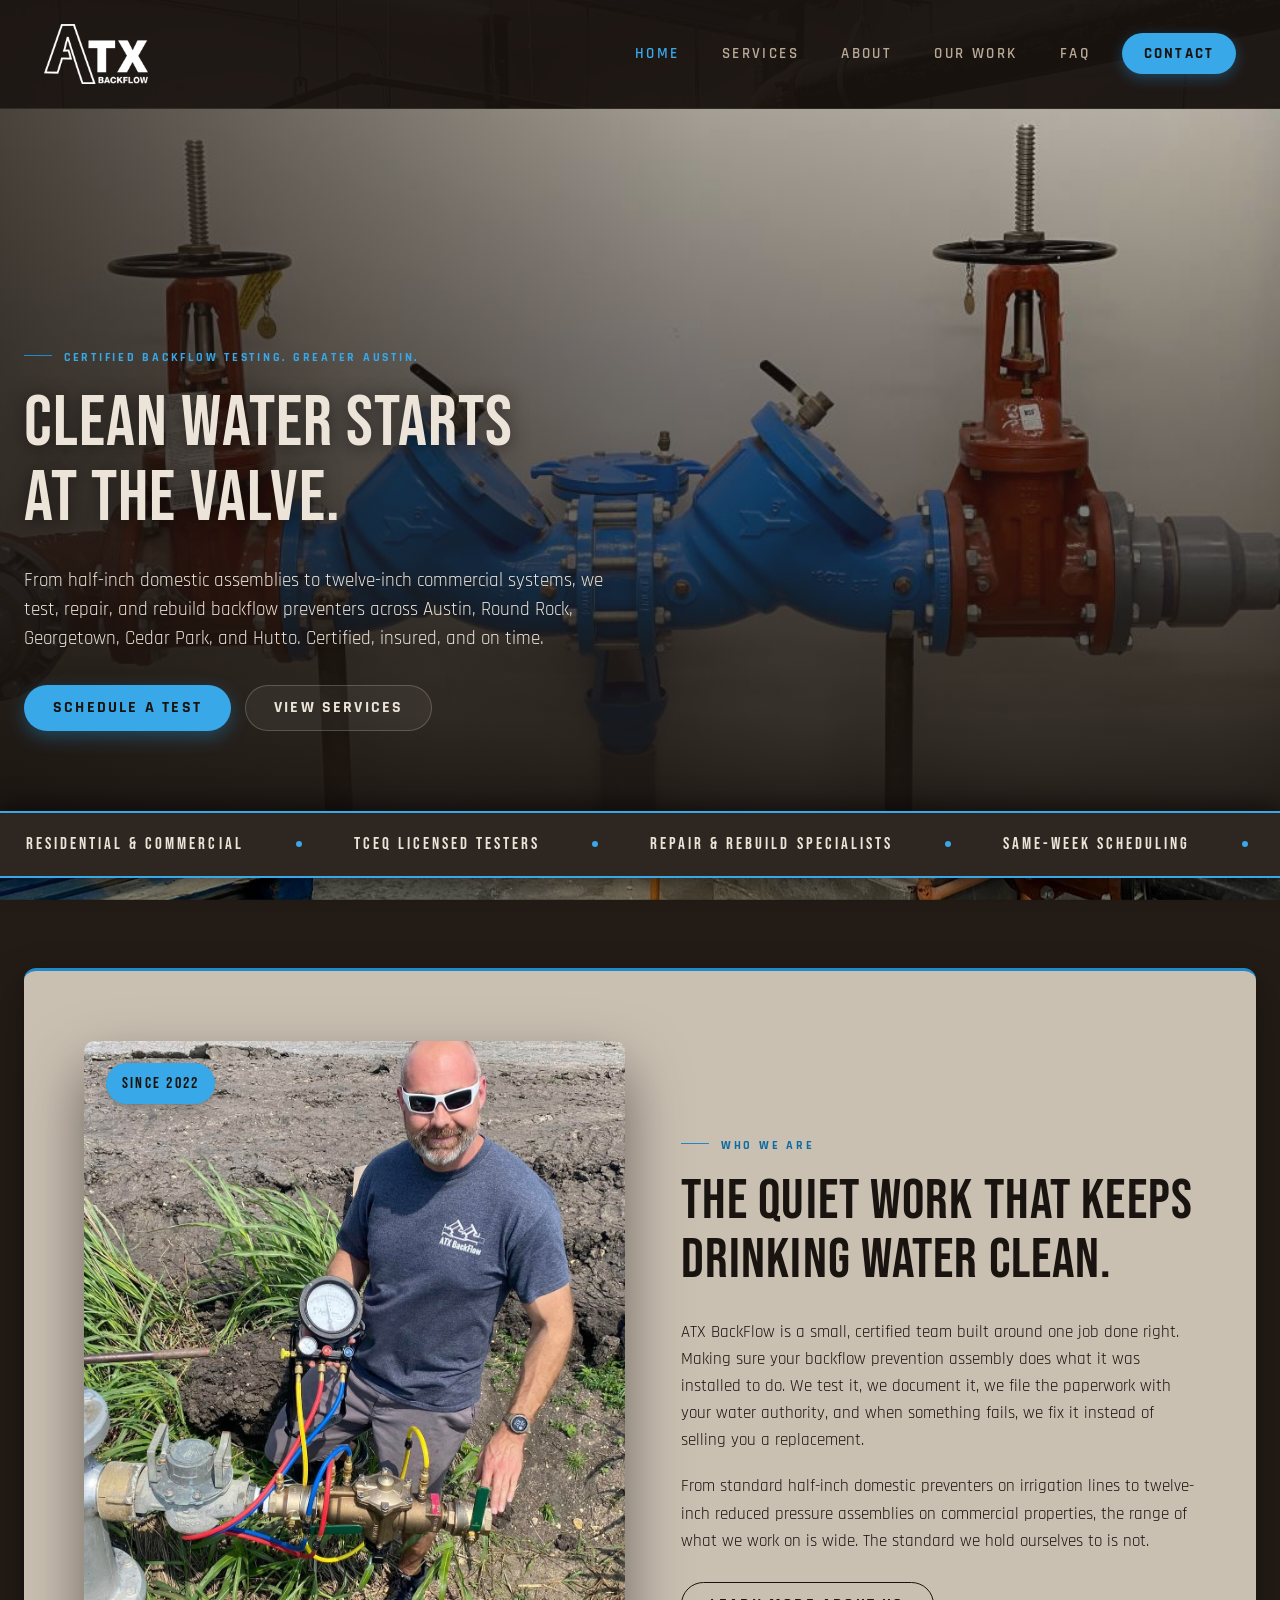
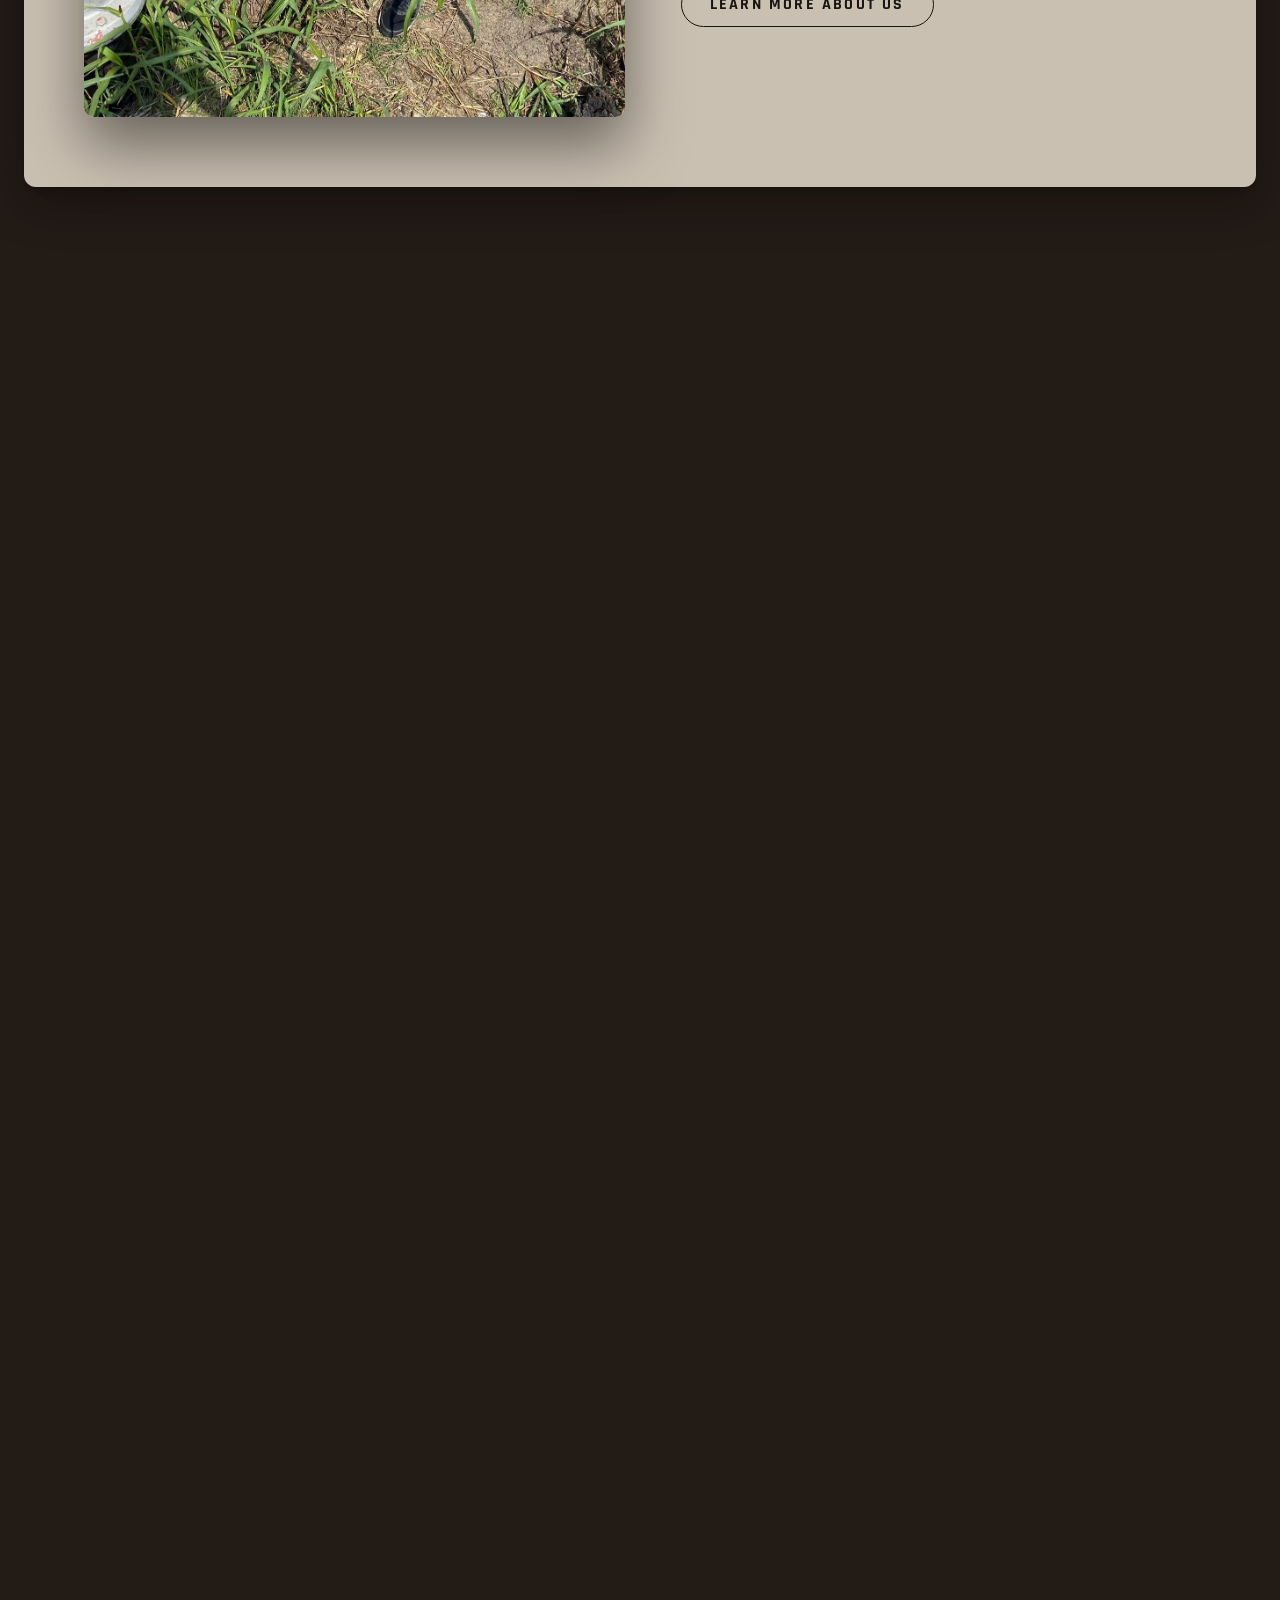
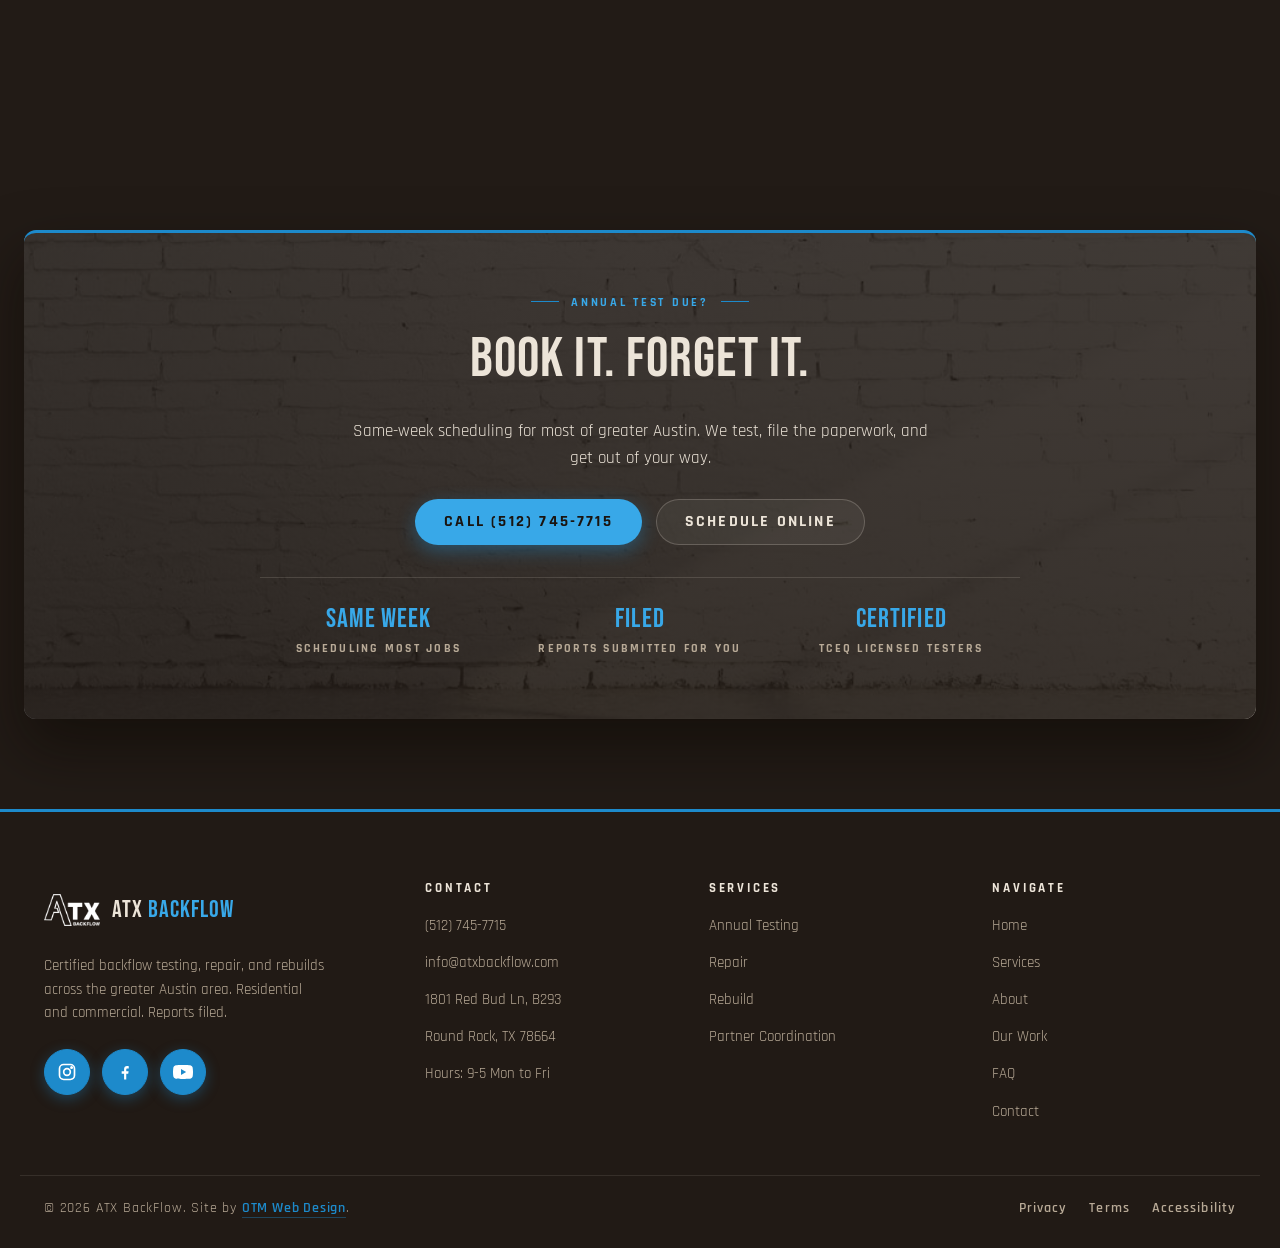
<file: index.html>
<!DOCTYPE html>
<html lang="en">
<head>
  <meta charset="UTF-8">
  <meta name="viewport" content="width=device-width, initial-scale=1.0">
  <link rel="preload" as="image" href="assets/hero-home.jpg" fetchpriority="high">
  <title>ATX BackFlow | Certified Backflow Testing in Greater Austin</title>
  <meta name="description" content="ATX BackFlow is a certified backflow testing, repair, and rebuild company serving Austin, Round Rock, Georgetown, Cedar Park, and Hutto. Residential and commercial systems from 1/2 inch to 12 inch.">

  <!-- Open Graph / Facebook -->
  <meta property="og:type" content="website">
  <meta property="og:site_name" content="ATX BackFlow">
  <meta property="og:title" content="ATX BackFlow | Certified Backflow Testing in Greater Austin">
  <meta property="og:description" content="ATX BackFlow is a certified backflow testing, repair, and rebuild company serving Austin, Round Rock, Georgetown, Cedar Park, and Hutto. Residential and commercial systems from 1/2 inch to 12 inch.">
  <meta property="og:url" content="https://atxbackflow.com/">
  <meta property="og:image" content="https://atxbackflow.com/assets/og-image.jpg">
  <meta property="og:image:width" content="1200">
  <meta property="og:image:height" content="630">
  <meta property="og:image:alt" content="ATX BackFlow - Certified Backflow Testing in Greater Austin">

  <!-- Twitter Card -->
  <meta name="twitter:card" content="summary_large_image">
  <meta name="twitter:title" content="ATX BackFlow | Certified Backflow Testing in Greater Austin">
  <meta name="twitter:description" content="ATX BackFlow is a certified backflow testing, repair, and rebuild company serving Austin, Round Rock, Georgetown, Cedar Park, and Hutto. Residential and commercial systems from 1/2 inch to 12 inch.">
  <meta name="twitter:image" content="https://atxbackflow.com/assets/og-image.jpg">

  <link rel="preconnect" href="https://fonts.googleapis.com">
  <link rel="preconnect" href="https://fonts.gstatic.com" crossorigin>
  <link rel="preload" as="style" href="https://fonts.googleapis.com/css2?family=Bebas+Neue&family=Rajdhani:wght@400;500;600;700&display=swap" onload="this.onload=null;this.rel='stylesheet'">
  <noscript><link href="https://fonts.googleapis.com/css2?family=Bebas+Neue&family=Rajdhani:wght@400;500;600;700&display=swap" rel="stylesheet"></noscript>

  <link rel="stylesheet" href="styles.css">
  <link rel="icon" type="image/png" href="assets/logo.jpg">
</head>
<body data-page="home">

  <header class="nav">
    <div class="nav__inner">
      <a href="index.html" class="nav__brand">
        <img src="assets/logo.jpg" alt="ATX BackFlow logo" class="nav__brand-mark">
      </a>

      <button class="nav__hamburger" aria-label="Toggle menu" aria-expanded="false" aria-controls="nav-panel">
        <span></span><span></span><span></span>
      </button>

      <ul class="nav__menu">
        <li><a href="index.html" class="nav__link" data-nav="home">Home</a></li>
        <li><a href="services.html" class="nav__link" data-nav="services">Services</a></li>
        <li><a href="about.html" class="nav__link" data-nav="about">About</a></li>
        <li><a href="our-work.html" class="nav__link" data-nav="our-work">Our Work</a></li>
        <li><a href="faq.html" class="nav__link" data-nav="faq">FAQ</a></li>
        <li><a href="book.html" class="nav__cta">Contact</a></li>
      </ul>
    </div>
  </header>

  <!-- Mobile slide-in menu -->
  <div class="nav-backdrop" aria-hidden="true"></div>
  <nav class="nav-panel" id="nav-panel" aria-label="Mobile navigation">
    <a href="index.html" class="nav-panel__link" data-nav="home">Home</a>
    <a href="services.html" class="nav-panel__link" data-nav="services">Services</a>
    <a href="about.html" class="nav-panel__link" data-nav="about">About</a>
    <a href="our-work.html" class="nav-panel__link" data-nav="our-work">Our Work</a>
    <a href="faq.html" class="nav-panel__link" data-nav="faq">FAQ</a>
    <a href="book.html" class="nav-panel__cta">Contact</a>
  </nav>

  <!-- HERO -->
  <section class="hero">
    <div class="hero__bg" style="background-image: url('assets/hero-home.jpg');"></div>
    <div class="hero__inner">
      <div class="hero__content">
        <span class="eyebrow">Certified Backflow Testing. Greater Austin.</span>
        <h1>Clean Water Starts at the Valve.</h1>
        <p class="hero__lede">From half-inch domestic assemblies to twelve-inch commercial systems, we test, repair, and rebuild backflow preventers across Austin, Round Rock, Georgetown, Cedar Park, and Hutto. Certified, insured, and on time.</p>
        <div class="hero__actions">
          <a href="book.html" class="btn btn--primary">Schedule a Test</a>
          <a href="services.html" class="btn btn--ghost">View Services</a>
        </div>
      </div>
    </div>
  </section>

  <!-- MARQUEE (full-bleed, hero-to-content transition) -->
  <div class="marquee" aria-hidden="true">
    <div class="marquee__track">
      <span class="marquee__item">Residential &amp; Commercial</span>
      <span class="marquee__item">TCEQ Licensed Testers</span>
      <span class="marquee__item">Repair &amp; Rebuild Specialists</span>
      <span class="marquee__item">Same-Week Scheduling</span>
      <span class="marquee__item">Reports Filed for You</span>
      <span class="marquee__item">Greater Austin Coverage</span>
      <span class="marquee__item">Residential &amp; Commercial</span>
      <span class="marquee__item">TCEQ Licensed Testers</span>
      <span class="marquee__item">Repair &amp; Rebuild Specialists</span>
      <span class="marquee__item">Same-Week Scheduling</span>
      <span class="marquee__item">Reports Filed for You</span>
      <span class="marquee__item">Greater Austin Coverage</span>
    </div>
  </div>

  <!-- INTRO GRID -->
  <section class="section section-card">
    <div class="container reveal">
      <div class="intro-grid">
        <div class="intro-grid__media">
          <span class="intro-grid__badge">Since 2022</span>
          <img src="assets/home-intro.jpg" alt="Rebuilt backflow assembly internals" loading="lazy">
        </div>
        <div>
          <span class="eyebrow">Who We Are</span>
          <h2>The Quiet Work That Keeps Drinking Water Clean.</h2>
          <p>ATX BackFlow is a small, certified team built around one job done right. Making sure your backflow prevention assembly does what it was installed to do. We test it, we document it, we file the paperwork with your water authority, and when something fails, we fix it instead of selling you a replacement.</p>
          <p>From standard half-inch domestic preventers on irrigation lines to twelve-inch reduced pressure assemblies on commercial properties, the range of what we work on is wide. The standard we hold ourselves to is not.</p>
          <a href="about.html" class="btn btn--outline" style="margin-top: 8px;">Learn More About Us</a>
        </div>
      </div>
    </div>
  </section>

  <!-- SERVICES PREVIEW -->
  <section class="section section-card">
    <div class="container reveal">
      <div style="max-width: 720px;">
        <span class="eyebrow">What We Do</span>
        <h2>Testing, Repair, and Rebuild.</h2>
        <p class="muted" style="font-size: 1.05rem;">Three services, one focus. Backflow prevention assemblies that pass the test and protect the public water supply. Anything bigger than that, we coordinate with trusted partners.</p>
      </div>

      <div class="services-grid">
        <article class="service-card">
          <div class="service-card__icon">01</div>
          <h3>Annual Testing</h3>
          <p>Certified annual testing for residential and commercial backflow prevention assemblies. We complete the test, document the results, and file the report with your water authority on your behalf.</p>
          <ul class="service-card__list">
            <li>Irrigation and pool</li>
            <li>Restaurants and hotels</li>
            <li>Commercial buildings</li>
            <li>Reports filed for you</li>
          </ul>
        </article>

        <article class="service-card">
          <div class="service-card__icon">02</div>
          <h3>Repair</h3>
          <p>When an assembly fails the test, replacement isn't always the answer. We repair what can be repaired and explain what can't, so you're paying for the right work and not a markup.</p>
          <ul class="service-card__list">
            <li>Failed test diagnosis</li>
            <li>Component replacement</li>
            <li>Re-test after repair</li>
            <li>Honest assessments</li>
          </ul>
        </article>

        <article class="service-card">
          <div class="service-card__icon">03</div>
          <h3>Rebuild</h3>
          <p>Older assemblies often have years of life left in them with a proper rebuild. We strip them down, replace the worn internals, reseat everything, and certify the rebuild like a new install.</p>
          <ul class="service-card__list">
            <li>Full internal rebuild</li>
            <li>OEM-spec parts</li>
            <li>Up to 12-inch commercial</li>
            <li>Certified after completion</li>
          </ul>
        </article>
      </div>

      <div style="margin-top: 36px; text-align: center;">
        <a href="services.html" class="btn btn--outline">See All Services</a>
      </div>
    </div>
  </section>

  <!-- STATS (contained warm frame, deeper tone for emphasis) -->
  <section class="section section-card section-card--deep">
    <div class="container reveal">
      <div class="stats__grid">
        <div class="stat">
          <div class="stat__value">4+</div>
          <div class="stat__label">Years in Business</div>
        </div>
        <div class="stat">
          <div class="stat__value">1/2"&ndash;12"</div>
          <div class="stat__label">Assembly Range</div>
        </div>
        <div class="stat">
          <div class="stat__value">5</div>
          <div class="stat__label">Cities Served</div>
        </div>
        <div class="stat">
          <div class="stat__value">100%</div>
          <div class="stat__label">Reports Filed</div>
        </div>
      </div>
    </div>
  </section>

  <!-- CTA STRIP (contained warm frame, dense layout with trust strip) -->
  <section class="section section-card section-card--deep has-bg">
    <div class="container reveal">
      <div class="cta-strip__inner">
        <span class="eyebrow eyebrow--centered">Annual Test Due?</span>
        <h2>Book It. Forget It.</h2>
        <p class="cta-strip__lede">Same-week scheduling for most of greater Austin. We test, file the paperwork, and get out of your way.</p>
        <div class="cta-strip__actions">
          <a href="tel:5127457715" class="btn btn--primary">Call (512) 745-7715</a>
          <a href="book.html" class="btn btn--ghost">Schedule Online</a>
        </div>
        <div class="cta-trust">
          <div class="cta-trust__item">
            <div class="cta-trust__value">Same Week</div>
            <div class="cta-trust__label">Scheduling Most Jobs</div>
          </div>
          <div class="cta-trust__item">
            <div class="cta-trust__value">Filed</div>
            <div class="cta-trust__label">Reports Submitted For You</div>
          </div>
          <div class="cta-trust__item">
            <div class="cta-trust__value">Certified</div>
            <div class="cta-trust__label">TCEQ Licensed Testers</div>
          </div>
        </div>
      </div>
    </div>
  </section>

  <!-- FOOTER (full-bleed) -->
  <footer class="footer">
    <div class="footer__grid">
      <div>
        <div class="footer__brand">
          <img src="assets/logo.jpg" alt="ATX BackFlow logo" loading="lazy">
          <span class="footer__brand-text">ATX <em>BackFlow</em></span>
        </div>
        <p class="footer__tagline">Certified backflow testing, repair, and rebuilds across the greater Austin area. Residential and commercial. Reports filed.</p>
        <div class="footer__social">
          <a href="https://www.instagram.com/atxbackflow/" target="_blank" rel="noopener" aria-label="Instagram">
            <svg viewBox="0 0 24 24" fill="none" stroke="currentColor" stroke-width="2"><rect x="3" y="3" width="18" height="18" rx="5"/><circle cx="12" cy="12" r="4"/><circle cx="17.5" cy="6.5" r="0.8" fill="currentColor"/></svg>
          </a>
          <a href="https://www.facebook.com/ATXbackflow" target="_blank" rel="noopener" aria-label="Facebook">
            <svg viewBox="0 0 24 24" fill="currentColor"><path d="M13.5 21v-7h2.4l.4-3h-2.8V9.2c0-.9.3-1.5 1.5-1.5h1.5V5c-.3 0-1.1-.1-2.1-.1-2.1 0-3.5 1.3-3.5 3.6V11H8v3h2.9v7h2.6z"/></svg>
          </a>
          <a href="https://www.youtube.com/@ATXBackFlow" target="_blank" rel="noopener" aria-label="YouTube">
            <svg viewBox="0 0 24 24" fill="currentColor"><path d="M23.5 6.2a3 3 0 0 0-2.1-2.1C19.5 3.6 12 3.6 12 3.6s-7.5 0-9.4.5A3 3 0 0 0 .5 6.2 31 31 0 0 0 0 12a31 31 0 0 0 .5 5.8 3 3 0 0 0 2.1 2.1c1.9.5 9.4.5 9.4.5s7.5 0 9.4-.5a3 3 0 0 0 2.1-2.1A31 31 0 0 0 24 12a31 31 0 0 0-.5-5.8zM9.6 15.6V8.4l6.2 3.6z"/></svg>
          </a>
        </div>
      </div>

      <div class="footer__col">
        <h4>Contact</h4>
        <ul class="footer__list">
          <li><a href="tel:5127457715">(512) 745-7715</a></li>
          <li><a href="mailto:info@atxbackflow.com">info@atxbackflow.com</a></li>
          <li><span>1801 Red Bud Ln, B293</span></li>
          <li><span>Round Rock, TX 78664</span></li>
          <li><span>Hours: 9-5 Mon to Fri</span></li>
        </ul>
      </div>

      <div class="footer__col">
        <h4>Services</h4>
        <ul class="footer__list">
          <li><a href="services.html">Annual Testing</a></li>
          <li><a href="services.html">Repair</a></li>
          <li><a href="services.html">Rebuild</a></li>
          <li><a href="services.html">Partner Coordination</a></li>
        </ul>
      </div>

      <div class="footer__col">
        <h4>Navigate</h4>
        <ul class="footer__list">
          <li><a href="index.html">Home</a></li>
          <li><a href="services.html">Services</a></li>
          <li><a href="about.html">About</a></li>
          <li><a href="our-work.html">Our Work</a></li>
          <li><a href="faq.html">FAQ</a></li>
          <li><a href="book.html">Contact</a></li>
        </ul>
      </div>
    </div>

    <div class="footer__bottom">
      <div class="footer__credits">
        &copy; <span data-year>2026</span> ATX BackFlow. Site by <a href="https://otm-designs.com" target="_blank" rel="noopener">OTM Web Design</a>.
      </div>
      <div class="footer__legal-links">
        <a href="privacy.html">Privacy</a>
        <a href="terms.html">Terms</a>
        <a href="accessibility.html">Accessibility</a>
      </div>
    </div>
  </footer>

  <script src="script.js"></script>
</body>
</html>
</file>
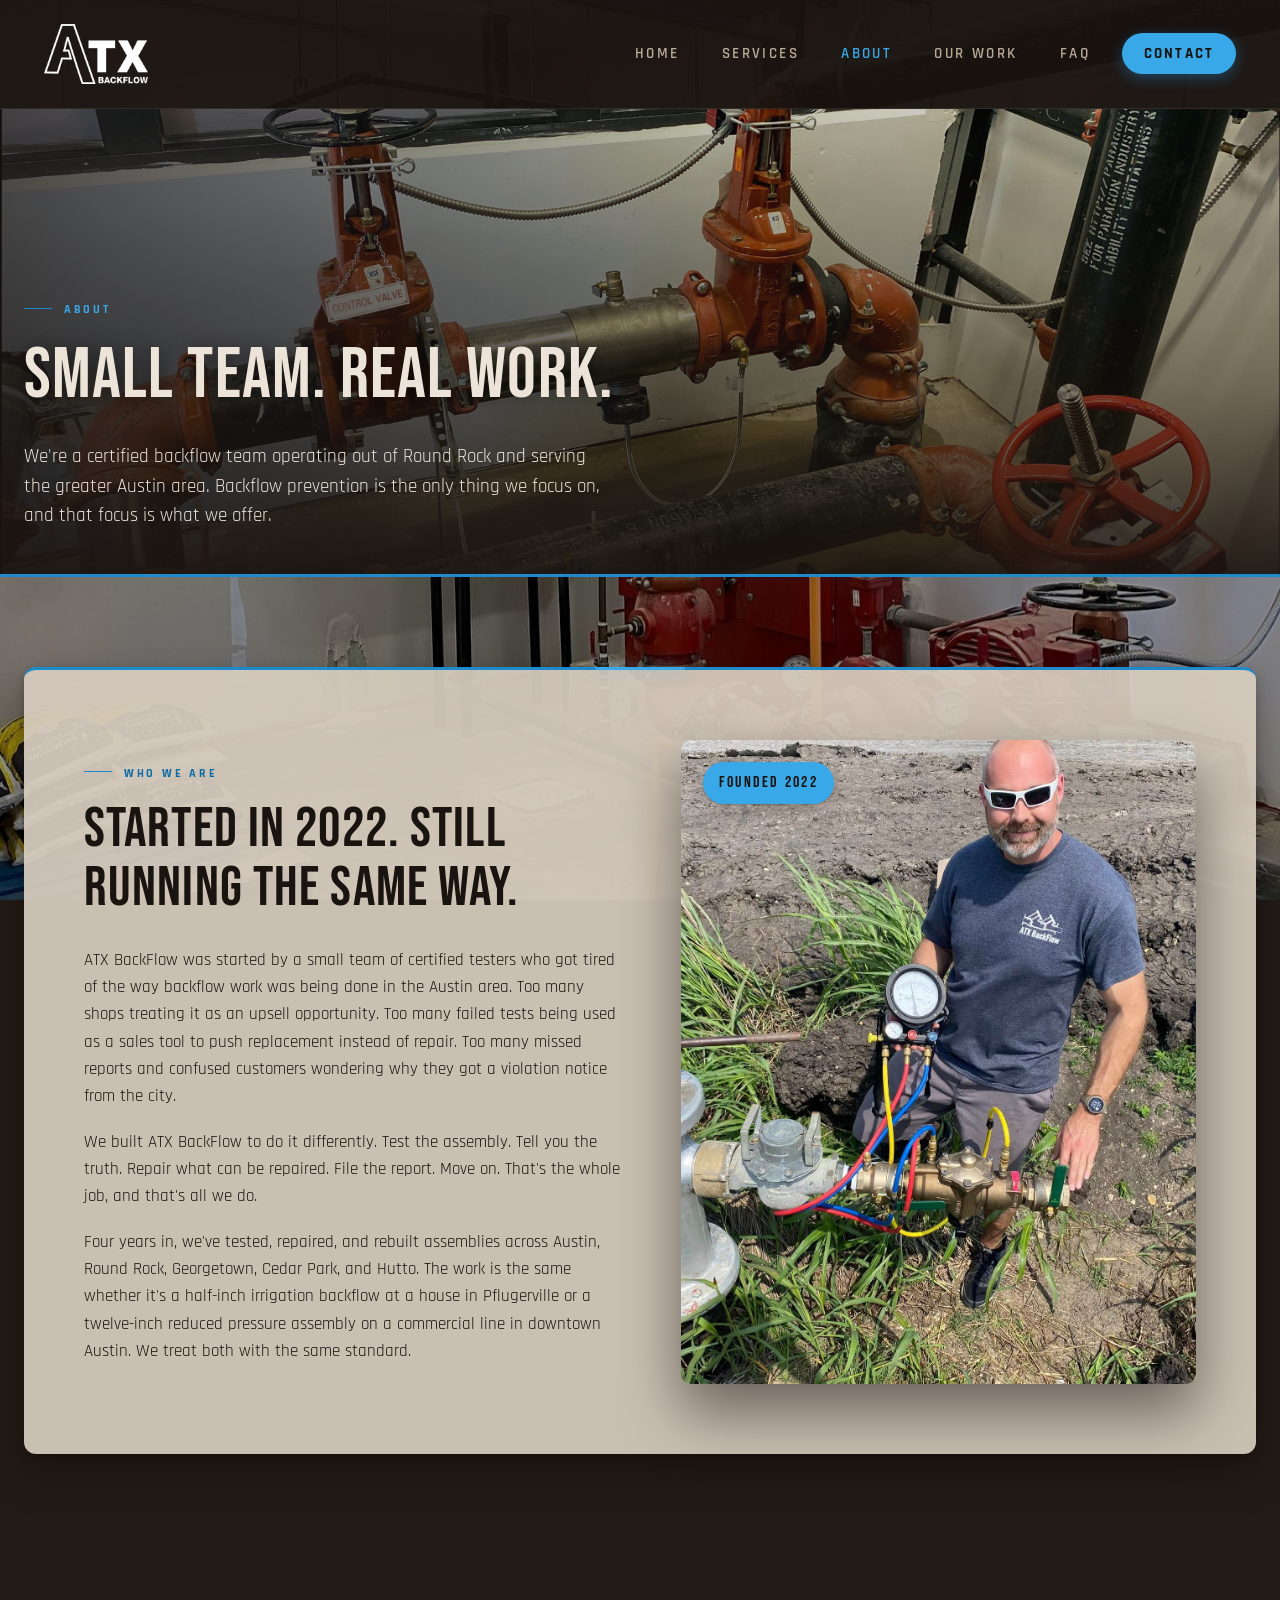
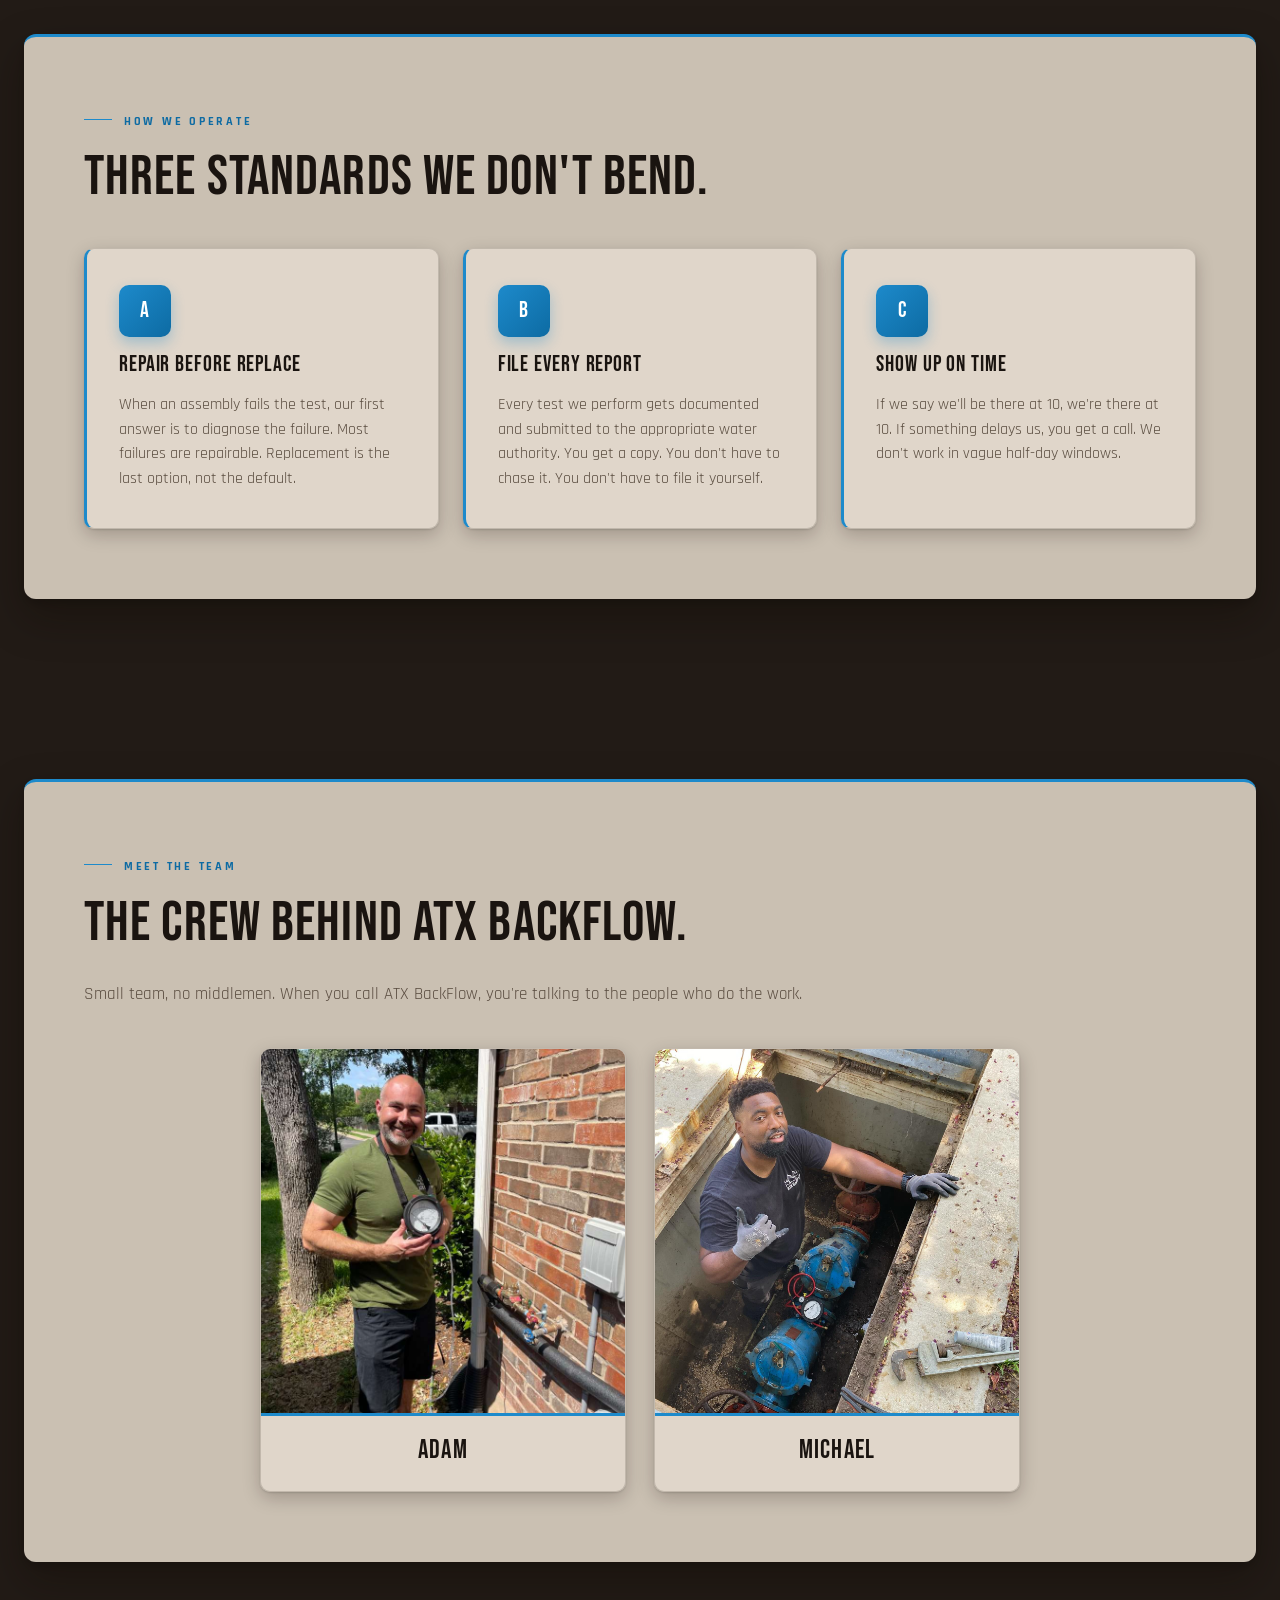
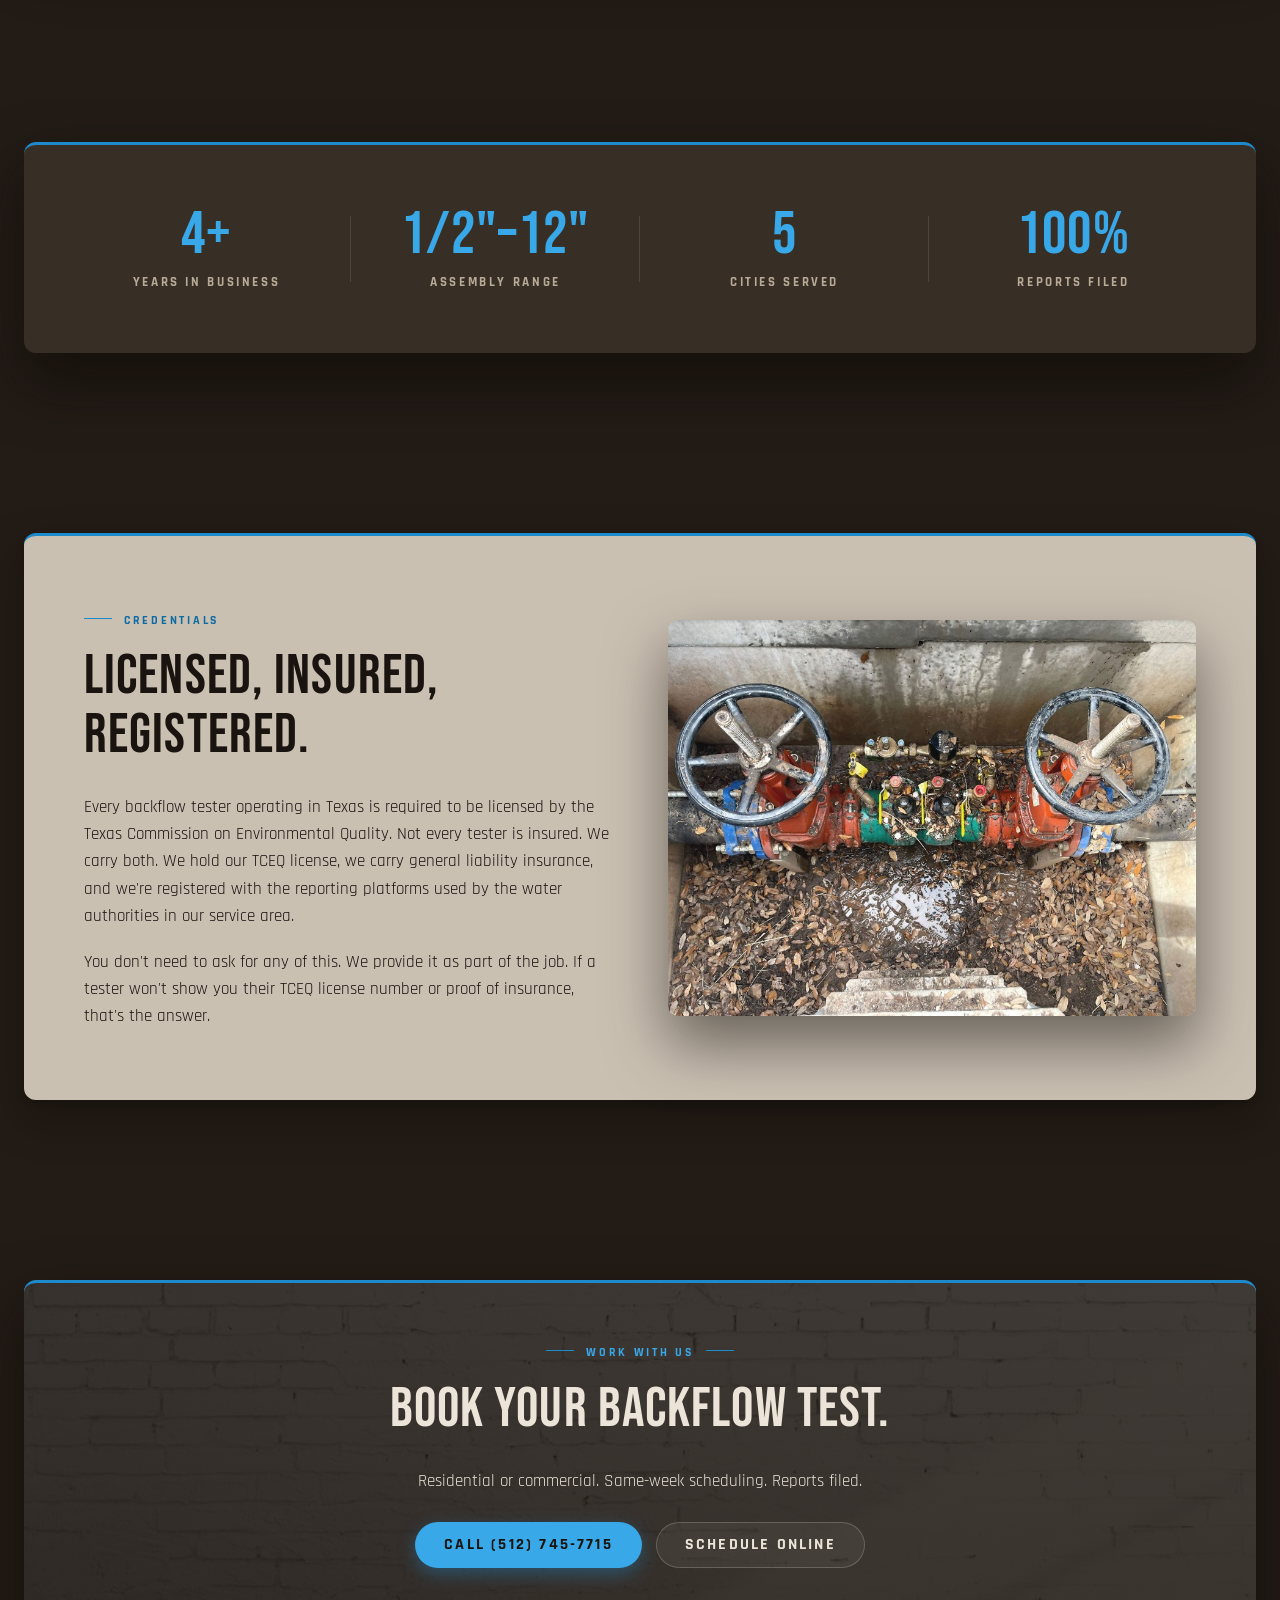
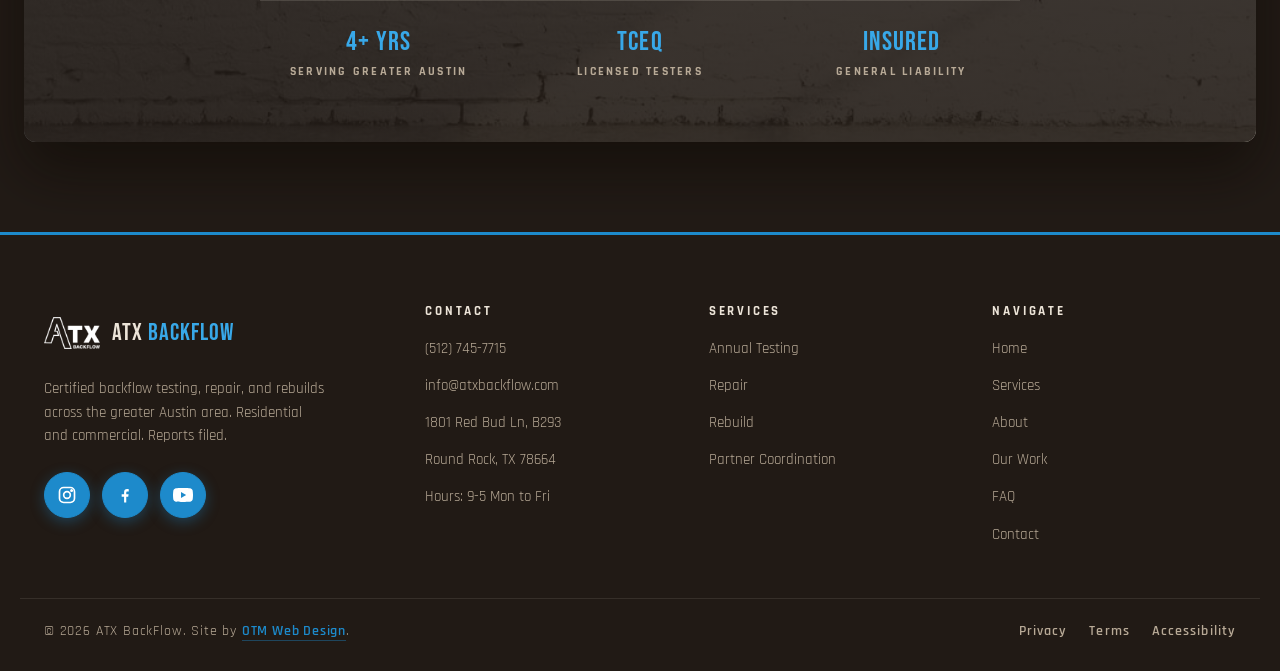
<file: about.html>
<!DOCTYPE html>
<html lang="en">
<head>
  <meta charset="UTF-8">
  <meta name="viewport" content="width=device-width, initial-scale=1.0">
  <link rel="preload" as="image" href="assets/hero-about.jpg" fetchpriority="high">
  <title>About | ATX BackFlow</title>
  <meta name="description" content="ATX BackFlow is a small, certified team serving the greater Austin area. We focus on backflow prevention testing, repair, and rebuilds. See our work and learn how we operate.">

  <!-- Open Graph / Facebook -->
  <meta property="og:type" content="website">
  <meta property="og:site_name" content="ATX BackFlow">
  <meta property="og:title" content="About | ATX BackFlow">
  <meta property="og:description" content="ATX BackFlow is a small, certified team serving the greater Austin area. We focus on backflow prevention testing, repair, and rebuilds. See our work and learn how we operate.">
  <meta property="og:url" content="https://atxbackflow.com/about.html">
  <meta property="og:image" content="https://atxbackflow.com/assets/og-image.jpg">
  <meta property="og:image:width" content="1200">
  <meta property="og:image:height" content="630">
  <meta property="og:image:alt" content="ATX BackFlow - Certified Backflow Testing in Greater Austin">

  <!-- Twitter Card -->
  <meta name="twitter:card" content="summary_large_image">
  <meta name="twitter:title" content="About | ATX BackFlow">
  <meta name="twitter:description" content="ATX BackFlow is a small, certified team serving the greater Austin area. We focus on backflow prevention testing, repair, and rebuilds. See our work and learn how we operate.">
  <meta name="twitter:image" content="https://atxbackflow.com/assets/og-image.jpg">

  <link rel="preconnect" href="https://fonts.googleapis.com">
  <link rel="preconnect" href="https://fonts.gstatic.com" crossorigin>
  <link rel="preload" as="style" href="https://fonts.googleapis.com/css2?family=Bebas+Neue&family=Rajdhani:wght@400;500;600;700&display=swap" onload="this.onload=null;this.rel='stylesheet'">
  <noscript><link href="https://fonts.googleapis.com/css2?family=Bebas+Neue&family=Rajdhani:wght@400;500;600;700&display=swap" rel="stylesheet"></noscript>

  <link rel="stylesheet" href="styles.css">
  <link rel="icon" type="image/png" href="assets/logo.jpg">
</head>
<body data-page="about">

  <header class="nav">
    <div class="nav__inner">
      <a href="index.html" class="nav__brand">
        <img src="assets/logo.jpg" alt="ATX BackFlow logo" class="nav__brand-mark">
      </a>

      <button class="nav__hamburger" aria-label="Toggle menu" aria-expanded="false" aria-controls="nav-panel">
        <span></span><span></span><span></span>
      </button>

      <ul class="nav__menu">
        <li><a href="index.html" class="nav__link" data-nav="home">Home</a></li>
        <li><a href="services.html" class="nav__link" data-nav="services">Services</a></li>
        <li><a href="about.html" class="nav__link" data-nav="about">About</a></li>
        <li><a href="our-work.html" class="nav__link" data-nav="our-work">Our Work</a></li>
        <li><a href="faq.html" class="nav__link" data-nav="faq">FAQ</a></li>
        <li><a href="book.html" class="nav__cta">Contact</a></li>
      </ul>
    </div>
  </header>

  <div class="nav-backdrop" aria-hidden="true"></div>
  <nav class="nav-panel" id="nav-panel" aria-label="Mobile navigation">
    <a href="index.html" class="nav-panel__link" data-nav="home">Home</a>
    <a href="services.html" class="nav-panel__link" data-nav="services">Services</a>
    <a href="about.html" class="nav-panel__link" data-nav="about">About</a>
    <a href="our-work.html" class="nav-panel__link" data-nav="our-work">Our Work</a>
    <a href="faq.html" class="nav-panel__link" data-nav="faq">FAQ</a>
    <a href="book.html" class="nav-panel__cta">Contact</a>
  </nav>

  <!-- HERO -->
  <section class="hero hero--page">
    <div class="hero__bg" style="background-image: url('assets/hero-about.jpg');"></div>
    <div class="hero__inner">
      <div class="hero__content">
        <span class="eyebrow">About</span>
        <h1>Small Team. Real Work.</h1>
        <p class="hero__lede">We're a certified backflow team operating out of Round Rock and serving the greater Austin area. Backflow prevention is the only thing we focus on, and that focus is what we offer.</p>
      </div>
    </div>
  </section>

  <!-- INTRO -->
  <section class="section section-card frame-tab">
    <div class="container reveal">
      <div class="intro-grid">
        <div>
          <span class="eyebrow">Who We Are</span>
          <h2>Started in 2022. Still Running the Same Way.</h2>
          <p>ATX BackFlow was started by a small team of certified testers who got tired of the way backflow work was being done in the Austin area. Too many shops treating it as an upsell opportunity. Too many failed tests being used as a sales tool to push replacement instead of repair. Too many missed reports and confused customers wondering why they got a violation notice from the city.</p>
          <p>We built ATX BackFlow to do it differently. Test the assembly. Tell you the truth. Repair what can be repaired. File the report. Move on. That's the whole job, and that's all we do.</p>
          <p>Four years in, we've tested, repaired, and rebuilt assemblies across Austin, Round Rock, Georgetown, Cedar Park, and Hutto. The work is the same whether it's a half-inch irrigation backflow at a house in Pflugerville or a twelve-inch reduced pressure assembly on a commercial line in downtown Austin. We treat both with the same standard.</p>
        </div>
        <div class="intro-grid__media">
          <span class="intro-grid__badge">Founded 2022</span>
          <img src="assets/about-intro.jpg" alt="ATX BackFlow technician on site" loading="lazy">
        </div>
      </div>
    </div>
  </section>

  <!-- VALUES -->
  <section class="section section-card">
    <div class="container reveal">
      <div style="max-width: 720px;">
        <span class="eyebrow">How We Operate</span>
        <h2>Three Standards We Don't Bend.</h2>
      </div>

      <div class="services-grid">
        <article class="service-card value-card">
          <div class="service-card__icon">A</div>
          <h3>Repair Before Replace</h3>
          <p>When an assembly fails the test, our first answer is to diagnose the failure. Most failures are repairable. Replacement is the last option, not the default.</p>
        </article>

        <article class="service-card value-card">
          <div class="service-card__icon">B</div>
          <h3>File Every Report</h3>
          <p>Every test we perform gets documented and submitted to the appropriate water authority. You get a copy. You don't have to chase it. You don't have to file it yourself.</p>
        </article>

        <article class="service-card value-card">
          <div class="service-card__icon">C</div>
          <h3>Show Up On Time</h3>
          <p>If we say we'll be there at 10, we're there at 10. If something delays us, you get a call. We don't work in vague half-day windows.</p>
        </article>
      </div>
    </div>
  </section>
  <!-- MEET THE TEAM -->
  <section class="section section-card">
    <div class="container reveal">
      <div style="max-width: 720px;">
        <span class="eyebrow">Meet The Team</span>
        <h2>The Crew Behind ATX BackFlow.</h2>
        <p class="muted" style="font-size: 1.05rem;">Small team, no middlemen. When you call ATX BackFlow, you're talking to the people who do the work.</p>
      </div>

      <div class="team-grid">
        <article class="team-card">
          <div class="team-card__media">
            <img src="assets/team-adam.jpg" alt="Adam, ATX BackFlow" loading="lazy">
          </div>
          <div class="team-card__body">
            <h3>Adam</h3>
          </div>
        </article>

        <article class="team-card">
          <div class="team-card__media">
            <img src="assets/team-michael.jpg" alt="Michael, ATX BackFlow" loading="lazy">
          </div>
          <div class="team-card__body">
            <h3>Michael</h3>
          </div>
        </article>
      </div>
    </div>
  </section>

  <!-- STATS BAND (contained warm frame) -->
  <section class="section section-card section-card--deep">
    <div class="container reveal">
      <div class="stats__grid">
        <div class="stat">
          <div class="stat__value">4+</div>
          <div class="stat__label">Years in Business</div>
        </div>
        <div class="stat">
          <div class="stat__value">1/2"&ndash;12"</div>
          <div class="stat__label">Assembly Range</div>
        </div>
        <div class="stat">
          <div class="stat__value">5</div>
          <div class="stat__label">Cities Served</div>
        </div>
        <div class="stat">
          <div class="stat__value">100%</div>
          <div class="stat__label">Reports Filed</div>
        </div>
      </div>
    </div>
  </section>

  <!-- CREDENTIALS -->
  <section class="section section-card">
    <div class="container reveal">
      <div class="feature feature--reverse">
        <div class="feature__media">
          <img src="assets/about-credentials.jpg" alt="Rebuilt backflow assembly internals showing component-level work" loading="lazy">
        </div>
        <div>
          <span class="eyebrow">Credentials</span>
          <h2>Licensed, Insured, Registered.</h2>
          <p>Every backflow tester operating in Texas is required to be licensed by the Texas Commission on Environmental Quality. Not every tester is insured. We carry both. We hold our TCEQ license, we carry general liability insurance, and we're registered with the reporting platforms used by the water authorities in our service area.</p>
          <p>You don't need to ask for any of this. We provide it as part of the job. If a tester won't show you their TCEQ license number or proof of insurance, that's the answer.</p>
        </div>
      </div>
    </div>
  </section>

  <!-- CTA STRIP -->
  <section class="section section-card section-card--deep has-bg">
    <div class="container reveal">
      <div class="cta-strip__inner">
        <span class="eyebrow eyebrow--centered">Work With Us</span>
        <h2>Book Your Backflow Test.</h2>
        <p class="cta-strip__lede">Residential or commercial. Same-week scheduling. Reports filed.</p>
        <div class="cta-strip__actions">
          <a href="tel:5127457715" class="btn btn--primary">Call (512) 745-7715</a>
          <a href="book.html" class="btn btn--ghost">Schedule Online</a>
        </div>
        <div class="cta-trust">
          <div class="cta-trust__item">
            <div class="cta-trust__value">4+ Yrs</div>
            <div class="cta-trust__label">Serving Greater Austin</div>
          </div>
          <div class="cta-trust__item">
            <div class="cta-trust__value">TCEQ</div>
            <div class="cta-trust__label">Licensed Testers</div>
          </div>
          <div class="cta-trust__item">
            <div class="cta-trust__value">Insured</div>
            <div class="cta-trust__label">General Liability</div>
          </div>
        </div>
      </div>
    </div>
  </section>

  <!-- FOOTER -->
  <footer class="footer">
    <div class="footer__grid">
      <div>
        <div class="footer__brand">
          <img src="assets/logo.jpg" alt="ATX BackFlow logo" loading="lazy">
          <span class="footer__brand-text">ATX <em>BackFlow</em></span>
        </div>
        <p class="footer__tagline">Certified backflow testing, repair, and rebuilds across the greater Austin area. Residential and commercial. Reports filed.</p>
        <div class="footer__social">
          <a href="https://www.instagram.com/atxbackflow/" target="_blank" rel="noopener" aria-label="Instagram">
            <svg viewBox="0 0 24 24" fill="none" stroke="currentColor" stroke-width="2"><rect x="3" y="3" width="18" height="18" rx="5"/><circle cx="12" cy="12" r="4"/><circle cx="17.5" cy="6.5" r="0.8" fill="currentColor"/></svg>
          </a>
          <a href="https://www.facebook.com/ATXbackflow" target="_blank" rel="noopener" aria-label="Facebook">
            <svg viewBox="0 0 24 24" fill="currentColor"><path d="M13.5 21v-7h2.4l.4-3h-2.8V9.2c0-.9.3-1.5 1.5-1.5h1.5V5c-.3 0-1.1-.1-2.1-.1-2.1 0-3.5 1.3-3.5 3.6V11H8v3h2.9v7h2.6z"/></svg>
          </a>
          <a href="https://www.youtube.com/@ATXBackFlow" target="_blank" rel="noopener" aria-label="YouTube">
            <svg viewBox="0 0 24 24" fill="currentColor"><path d="M23.5 6.2a3 3 0 0 0-2.1-2.1C19.5 3.6 12 3.6 12 3.6s-7.5 0-9.4.5A3 3 0 0 0 .5 6.2 31 31 0 0 0 0 12a31 31 0 0 0 .5 5.8 3 3 0 0 0 2.1 2.1c1.9.5 9.4.5 9.4.5s7.5 0 9.4-.5a3 3 0 0 0 2.1-2.1A31 31 0 0 0 24 12a31 31 0 0 0-.5-5.8zM9.6 15.6V8.4l6.2 3.6z"/></svg>
          </a>
        </div>
      </div>

      <div class="footer__col">
        <h4>Contact</h4>
        <ul class="footer__list">
          <li><a href="tel:5127457715">(512) 745-7715</a></li>
          <li><a href="mailto:info@atxbackflow.com">info@atxbackflow.com</a></li>
          <li><span>1801 Red Bud Ln, B293</span></li>
          <li><span>Round Rock, TX 78664</span></li>
          <li><span>Hours: 9-5 Mon to Fri</span></li>
        </ul>
      </div>

      <div class="footer__col">
        <h4>Services</h4>
        <ul class="footer__list">
          <li><a href="services.html">Annual Testing</a></li>
          <li><a href="services.html">Repair</a></li>
          <li><a href="services.html">Rebuild</a></li>
          <li><a href="services.html">Partner Coordination</a></li>
        </ul>
      </div>

      <div class="footer__col">
        <h4>Navigate</h4>
        <ul class="footer__list">
          <li><a href="index.html">Home</a></li>
          <li><a href="services.html">Services</a></li>
          <li><a href="about.html">About</a></li>
          <li><a href="our-work.html">Our Work</a></li>
          <li><a href="faq.html">FAQ</a></li>
          <li><a href="book.html">Contact</a></li>
        </ul>
      </div>
    </div>

    <div class="footer__bottom">
      <div class="footer__credits">
        &copy; <span data-year>2026</span> ATX BackFlow. Site by <a href="https://otm-designs.com" target="_blank" rel="noopener">OTM Web Design</a>.
      </div>
      <div class="footer__legal-links">
        <a href="privacy.html">Privacy</a>
        <a href="terms.html">Terms</a>
        <a href="accessibility.html">Accessibility</a>
      </div>
    </div>
  </footer>

  <script src="script.js"></script>
</body>
</html>
</file>
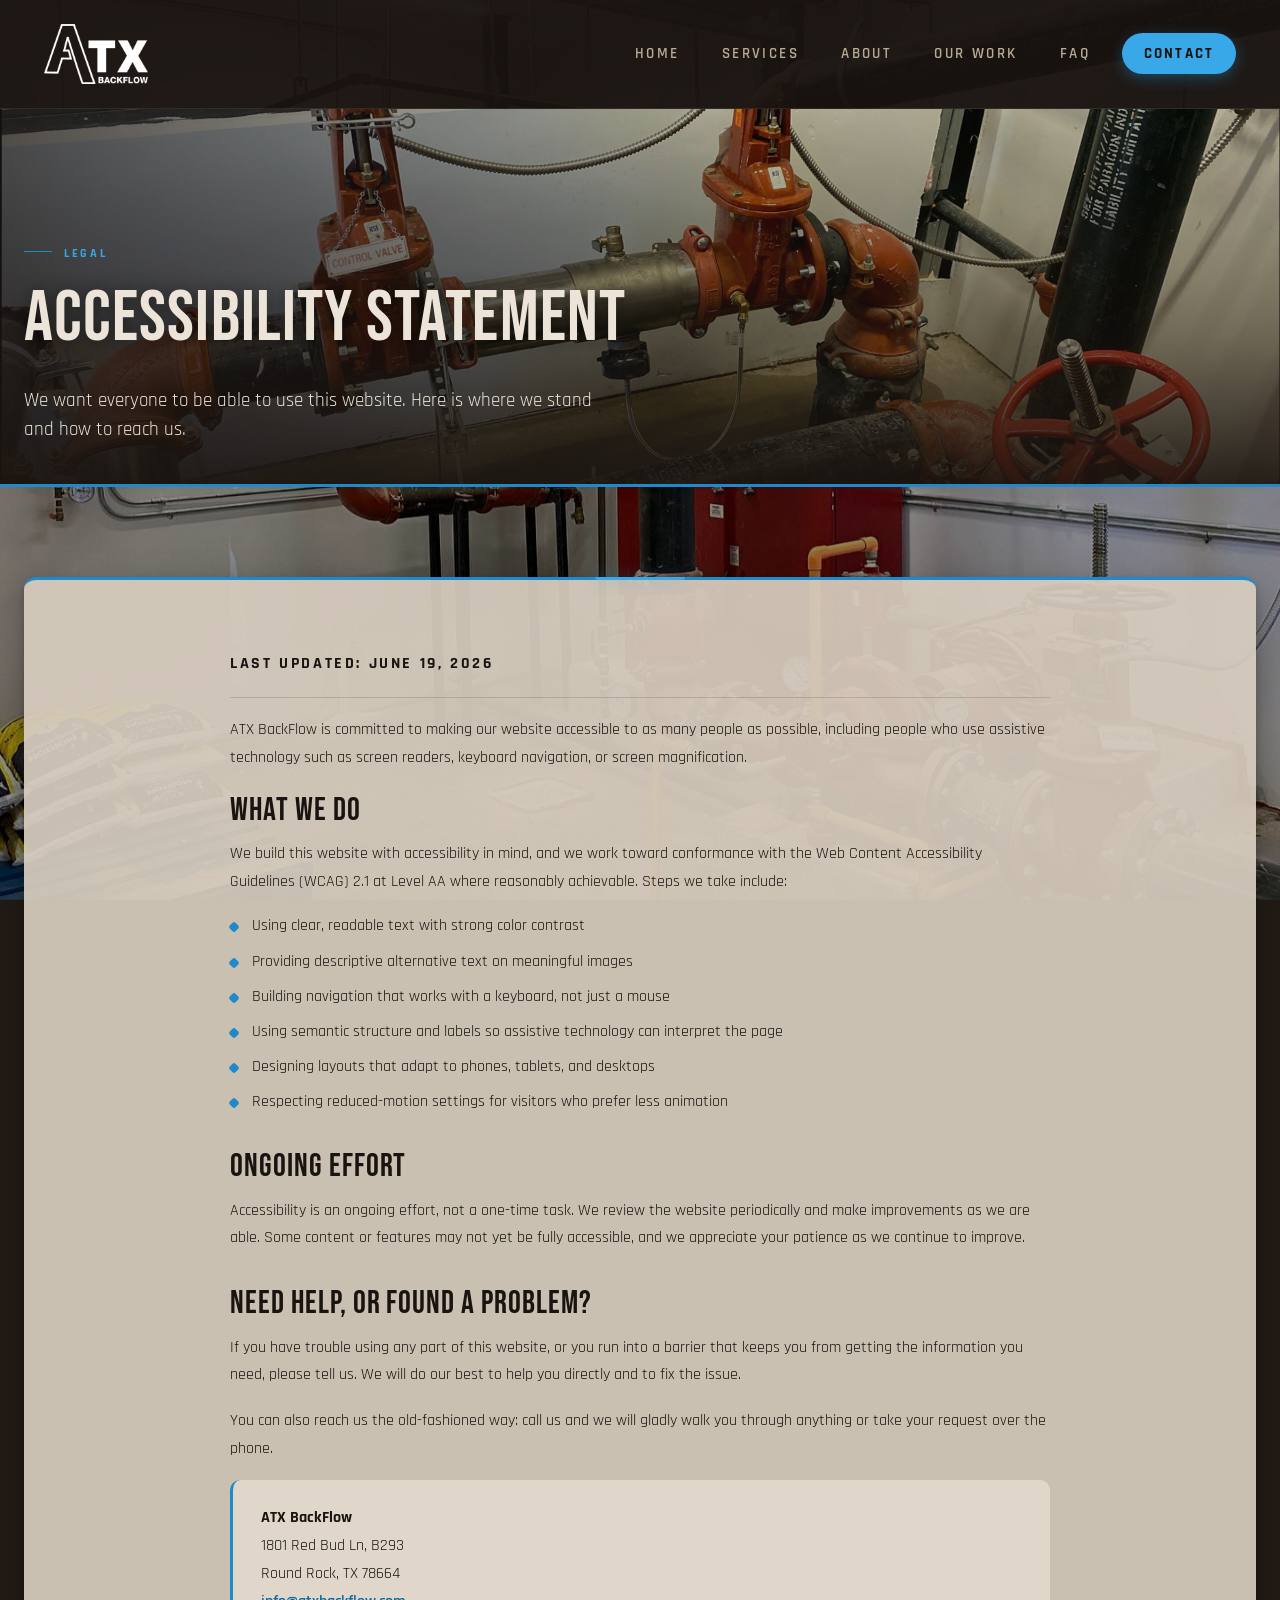
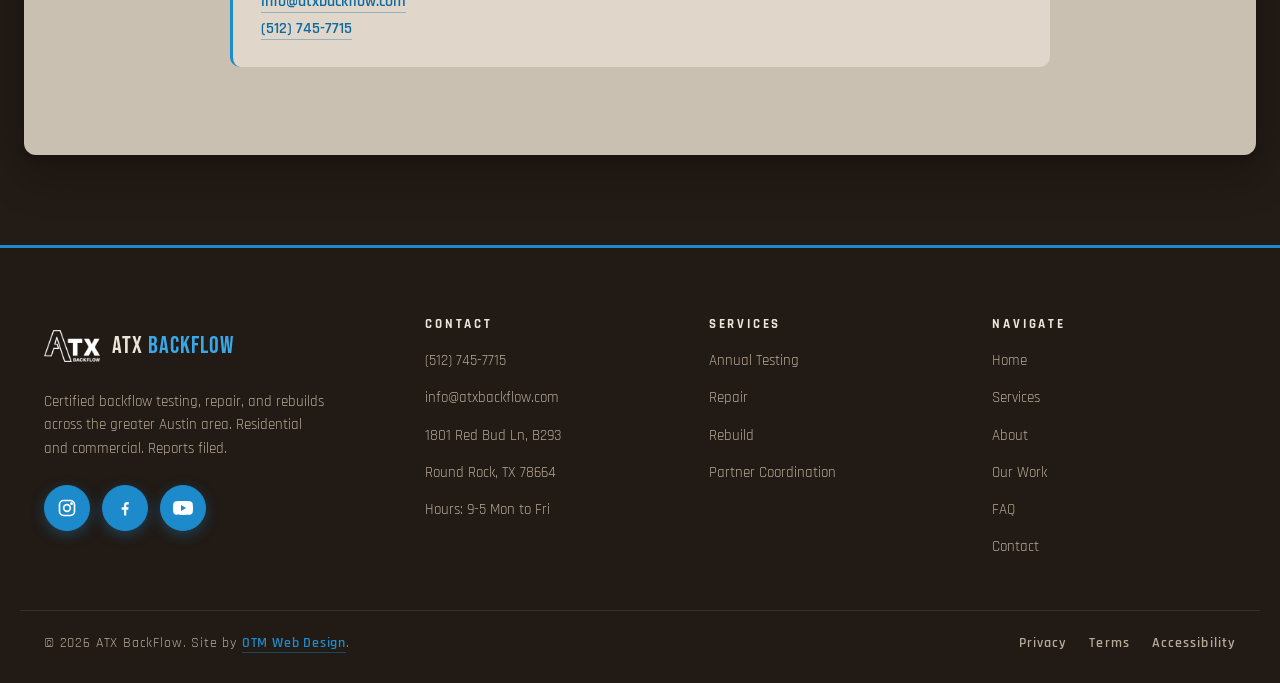
<file: accessibility.html>
<!DOCTYPE html>
<html lang="en">
<head>
  <meta charset="UTF-8">
  <meta name="viewport" content="width=device-width, initial-scale=1.0">
  <link rel="preload" as="image" href="assets/hero-about.jpg" fetchpriority="high">
  <title>Accessibility Statement | ATX BackFlow</title>
  <meta name="description" content="ATX BackFlow is committed to making our website accessible to everyone. Read our accessibility statement and how to reach us with feedback.">
  <meta name="robots" content="noindex">

  <!-- Open Graph / Facebook -->
  <meta property="og:type" content="website">
  <meta property="og:site_name" content="ATX BackFlow">
  <meta property="og:title" content="Accessibility Statement | ATX BackFlow">
  <meta property="og:description" content="ATX BackFlow is committed to making our website accessible to everyone. Read our accessibility statement and how to reach us with feedback.">
  <meta property="og:url" content="https://atxbackflow.com/accessibility.html">
  <meta property="og:image" content="https://atxbackflow.com/assets/og-image.jpg">
  <meta property="og:image:width" content="1200">
  <meta property="og:image:height" content="630">
  <meta property="og:image:alt" content="ATX BackFlow - Certified Backflow Testing in Greater Austin">

  <!-- Twitter Card -->
  <meta name="twitter:card" content="summary_large_image">
  <meta name="twitter:title" content="Accessibility Statement | ATX BackFlow">
  <meta name="twitter:description" content="ATX BackFlow is committed to making our website accessible to everyone. Read our accessibility statement and how to reach us with feedback.">
  <meta name="twitter:image" content="https://atxbackflow.com/assets/og-image.jpg">

  <link rel="preconnect" href="https://fonts.googleapis.com">
  <link rel="preconnect" href="https://fonts.gstatic.com" crossorigin>
  <link rel="preload" as="style" href="https://fonts.googleapis.com/css2?family=Bebas+Neue&family=Rajdhani:wght@400;500;600;700&display=swap" onload="this.onload=null;this.rel='stylesheet'">
  <noscript><link href="https://fonts.googleapis.com/css2?family=Bebas+Neue&family=Rajdhani:wght@400;500;600;700&display=swap" rel="stylesheet"></noscript>

  <link rel="stylesheet" href="styles.css">
  <link rel="icon" type="image/png" href="assets/logo.jpg">
</head>
<body data-page="accessibility">

  <header class="nav">
    <div class="nav__inner">
      <a href="index.html" class="nav__brand">
        <img src="assets/logo.jpg" alt="ATX BackFlow logo" class="nav__brand-mark">
      </a>

      <button class="nav__hamburger" aria-label="Toggle menu" aria-expanded="false" aria-controls="nav-panel">
        <span></span><span></span><span></span>
      </button>

      <ul class="nav__menu">
        <li><a href="index.html" class="nav__link" data-nav="home">Home</a></li>
        <li><a href="services.html" class="nav__link" data-nav="services">Services</a></li>
        <li><a href="about.html" class="nav__link" data-nav="about">About</a></li>
        <li><a href="our-work.html" class="nav__link" data-nav="our-work">Our Work</a></li>
        <li><a href="faq.html" class="nav__link" data-nav="faq">FAQ</a></li>
        <li><a href="book.html" class="nav__cta">Contact</a></li>
      </ul>
    </div>
  </header>

  <div class="nav-backdrop" aria-hidden="true"></div>
  <nav class="nav-panel" id="nav-panel" aria-label="Mobile navigation">
    <a href="index.html" class="nav-panel__link" data-nav="home">Home</a>
    <a href="services.html" class="nav-panel__link" data-nav="services">Services</a>
    <a href="about.html" class="nav-panel__link" data-nav="about">About</a>
    <a href="our-work.html" class="nav-panel__link" data-nav="our-work">Our Work</a>
    <a href="faq.html" class="nav-panel__link" data-nav="faq">FAQ</a>
    <a href="book.html" class="nav-panel__cta">Contact</a>
  </nav>

  <!-- HERO -->
  <section class="hero hero--page hero--legal">
    <div class="hero__bg" style="background-image: url('assets/hero-about.jpg');"></div>
    <div class="hero__inner">
      <div class="hero__content">
        <span class="eyebrow">Legal</span>
        <h1>Accessibility Statement</h1>
        <p class="hero__lede">We want everyone to be able to use this website. Here is where we stand and how to reach us.</p>
      </div>
    </div>
  </section>

  <!-- LEGAL BODY -->
  <section class="section section-card frame-tab">
    <div class="container reveal">
      <div class="legal-body">
        <p class="legal-updated">Last updated: June 19, 2026</p>

        <p>ATX BackFlow is committed to making our website accessible to as many people as possible, including people who use assistive technology such as screen readers, keyboard navigation, or screen magnification.</p>

        <h2>What We Do</h2>
        <p>We build this website with accessibility in mind, and we work toward conformance with the Web Content Accessibility Guidelines (WCAG) 2.1 at Level AA where reasonably achievable. Steps we take include:</p>
        <ul class="legal-list">
          <li>Using clear, readable text with strong color contrast</li>
          <li>Providing descriptive alternative text on meaningful images</li>
          <li>Building navigation that works with a keyboard, not just a mouse</li>
          <li>Using semantic structure and labels so assistive technology can interpret the page</li>
          <li>Designing layouts that adapt to phones, tablets, and desktops</li>
          <li>Respecting reduced-motion settings for visitors who prefer less animation</li>
        </ul>

        <h2>Ongoing Effort</h2>
        <p>Accessibility is an ongoing effort, not a one-time task. We review the website periodically and make improvements as we are able. Some content or features may not yet be fully accessible, and we appreciate your patience as we continue to improve.</p>

        <h2>Need Help, or Found a Problem?</h2>
        <p>If you have trouble using any part of this website, or you run into a barrier that keeps you from getting the information you need, please tell us. We will do our best to help you directly and to fix the issue.</p>
        <p>You can also reach us the old-fashioned way: call us and we will gladly walk you through anything or take your request over the phone.</p>
        <p class="legal-contact">
          <strong>ATX BackFlow</strong><br>
          1801 Red Bud Ln, B293<br>
          Round Rock, TX 78664<br>
          <a href="mailto:info@atxbackflow.com">info@atxbackflow.com</a><br>
          <a href="tel:5127457715">(512) 745-7715</a>
        </p>
      </div>
    </div>
  </section>

  <!-- FOOTER -->
  <footer class="footer">
    <div class="footer__grid">
      <div>
        <div class="footer__brand">
          <img src="assets/logo.jpg" alt="ATX BackFlow logo" loading="lazy">
          <span class="footer__brand-text">ATX <em>BackFlow</em></span>
        </div>
        <p class="footer__tagline">Certified backflow testing, repair, and rebuilds across the greater Austin area. Residential and commercial. Reports filed.</p>
        <div class="footer__social">
          <a href="https://www.instagram.com/atxbackflow/" target="_blank" rel="noopener" aria-label="Instagram">
            <svg viewBox="0 0 24 24" fill="none" stroke="currentColor" stroke-width="2"><rect x="3" y="3" width="18" height="18" rx="5"/><circle cx="12" cy="12" r="4"/><circle cx="17.5" cy="6.5" r="0.8" fill="currentColor"/></svg>
          </a>
          <a href="https://www.facebook.com/ATXbackflow" target="_blank" rel="noopener" aria-label="Facebook">
            <svg viewBox="0 0 24 24" fill="currentColor"><path d="M13.5 21v-7h2.4l.4-3h-2.8V9.2c0-.9.3-1.5 1.5-1.5h1.5V5c-.3 0-1.1-.1-2.1-.1-2.1 0-3.5 1.3-3.5 3.6V11H8v3h2.9v7h2.6z"/></svg>
          </a>
          <a href="https://www.youtube.com/@ATXBackFlow" target="_blank" rel="noopener" aria-label="YouTube">
            <svg viewBox="0 0 24 24" fill="currentColor"><path d="M23.5 6.2a3 3 0 0 0-2.1-2.1C19.5 3.6 12 3.6 12 3.6s-7.5 0-9.4.5A3 3 0 0 0 .5 6.2 31 31 0 0 0 0 12a31 31 0 0 0 .5 5.8 3 3 0 0 0 2.1 2.1c1.9.5 9.4.5 9.4.5s7.5 0 9.4-.5a3 3 0 0 0 2.1-2.1A31 31 0 0 0 24 12a31 31 0 0 0-.5-5.8zM9.6 15.6V8.4l6.2 3.6z"/></svg>
          </a>
        </div>
      </div>

      <div class="footer__col">
        <h4>Contact</h4>
        <ul class="footer__list">
          <li><a href="tel:5127457715">(512) 745-7715</a></li>
          <li><a href="mailto:info@atxbackflow.com">info@atxbackflow.com</a></li>
          <li><span>1801 Red Bud Ln, B293</span></li>
          <li><span>Round Rock, TX 78664</span></li>
          <li><span>Hours: 9-5 Mon to Fri</span></li>
        </ul>
      </div>

      <div class="footer__col">
        <h4>Services</h4>
        <ul class="footer__list">
          <li><a href="services.html">Annual Testing</a></li>
          <li><a href="services.html">Repair</a></li>
          <li><a href="services.html">Rebuild</a></li>
          <li><a href="services.html">Partner Coordination</a></li>
        </ul>
      </div>

      <div class="footer__col">
        <h4>Navigate</h4>
        <ul class="footer__list">
          <li><a href="index.html">Home</a></li>
          <li><a href="services.html">Services</a></li>
          <li><a href="about.html">About</a></li>
          <li><a href="our-work.html">Our Work</a></li>
          <li><a href="faq.html">FAQ</a></li>
          <li><a href="book.html">Contact</a></li>
        </ul>
      </div>
    </div>

    <div class="footer__bottom">
      <div class="footer__credits">
        &copy; <span data-year>2026</span> ATX BackFlow. Site by <a href="https://otm-designs.com" target="_blank" rel="noopener">OTM Web Design</a>.
      </div>
      <div class="footer__legal-links">
        <a href="privacy.html">Privacy</a>
        <a href="terms.html">Terms</a>
        <a href="accessibility.html">Accessibility</a>
      </div>
    </div>
  </footer>

  <script src="script.js"></script>
</body>
</html>
</file>
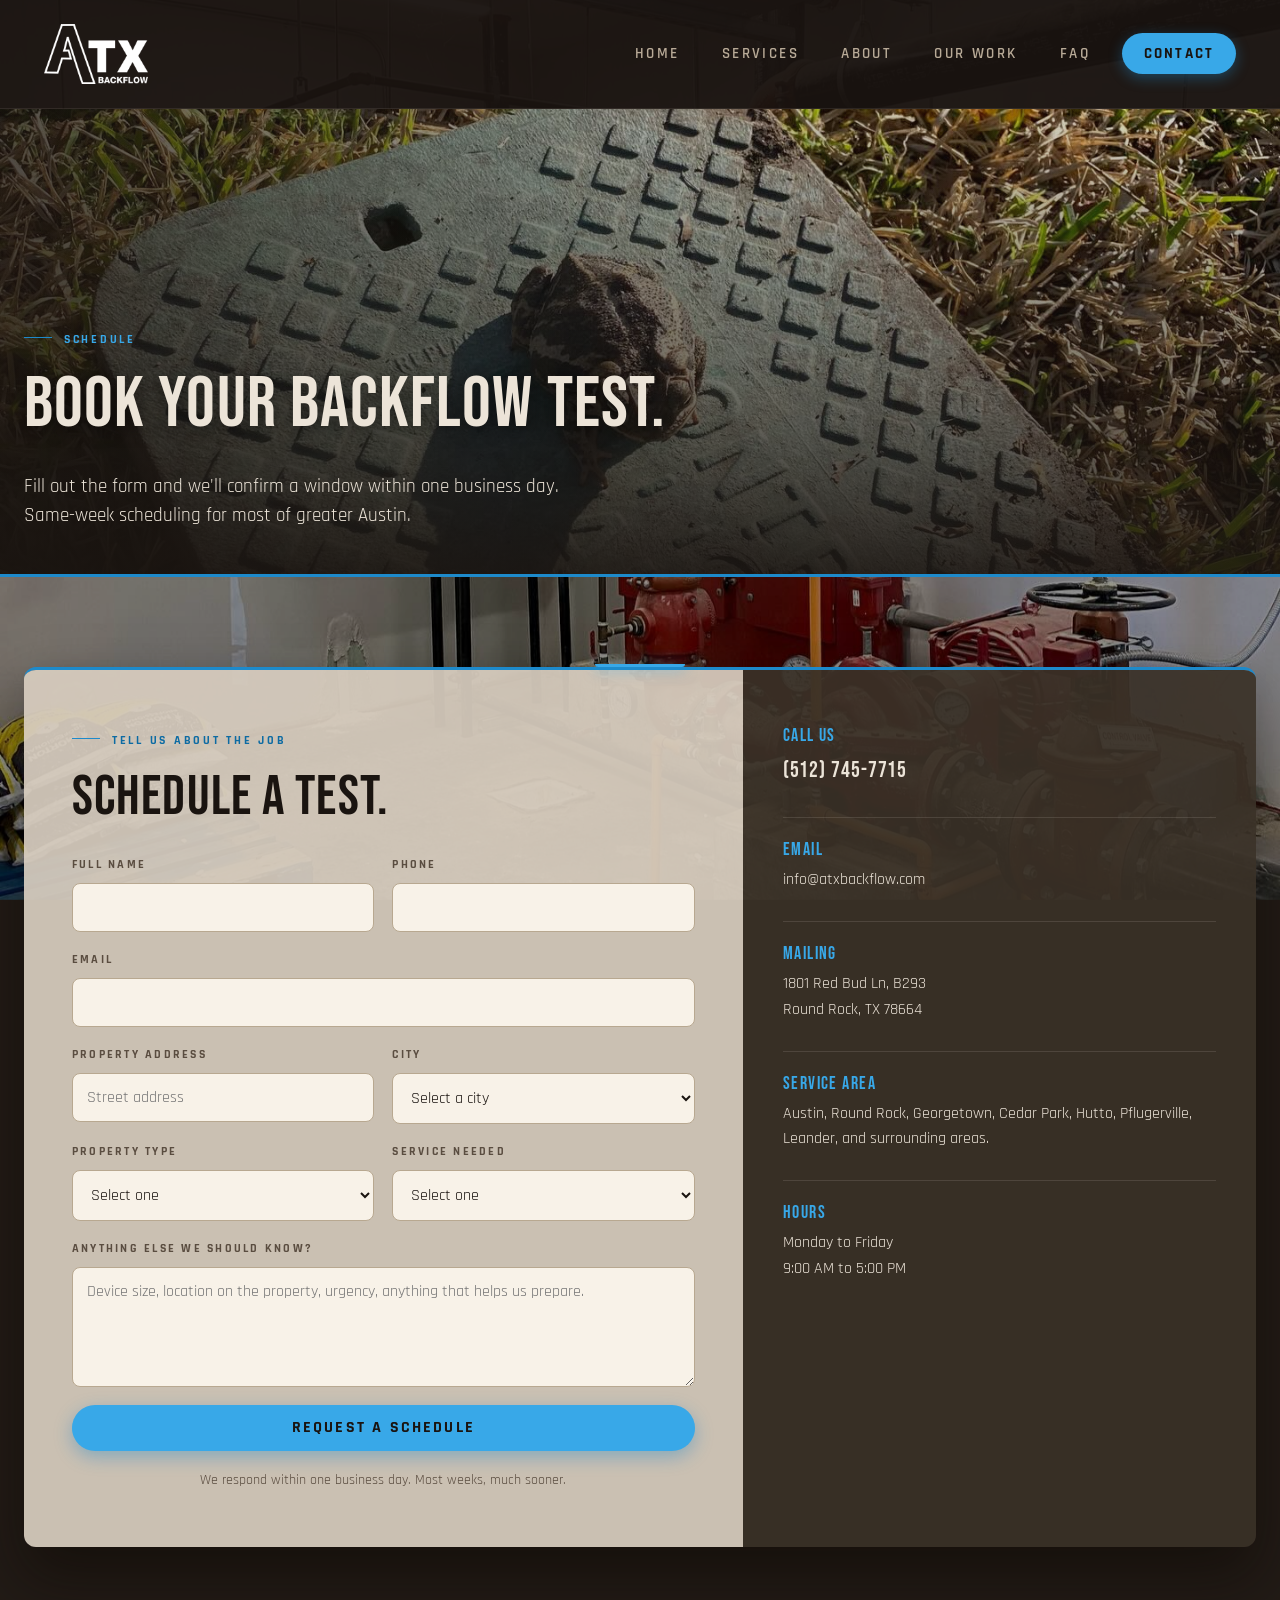
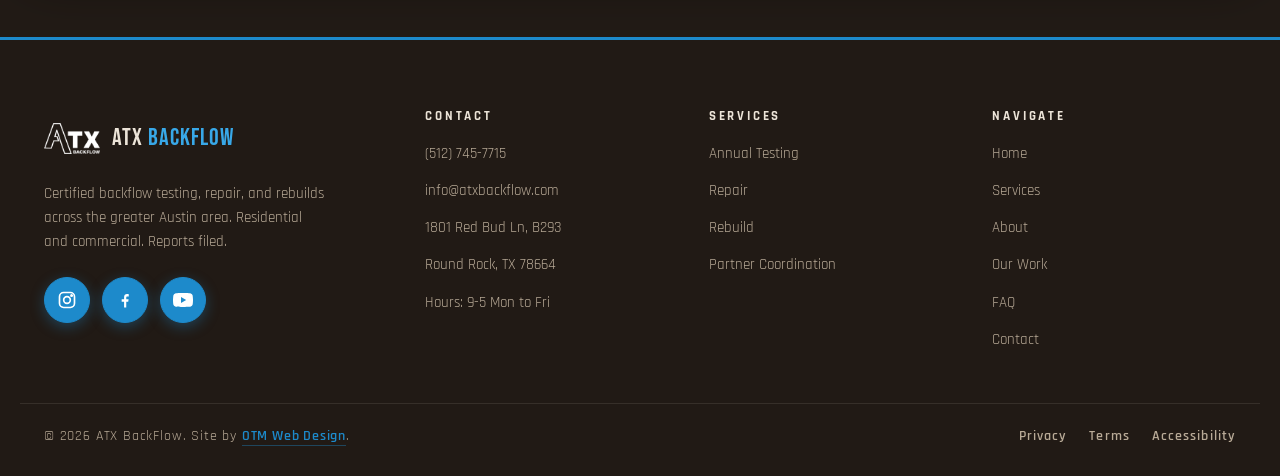
<file: book.html>
<!DOCTYPE html>
<html lang="en">
<head>
  <meta charset="UTF-8">
  <meta name="viewport" content="width=device-width, initial-scale=1.0">
  <link rel="preload" as="image" href="assets/hero-book.jpg" fetchpriority="high">
  <title>Schedule a Test | ATX BackFlow</title>
  <meta name="description" content="Schedule your annual backflow test, repair, or rebuild with ATX BackFlow. Serving Austin, Round Rock, Georgetown, Cedar Park, and Hutto.">

  <!-- Open Graph / Facebook -->
  <meta property="og:type" content="website">
  <meta property="og:site_name" content="ATX BackFlow">
  <meta property="og:title" content="Schedule a Test | ATX BackFlow">
  <meta property="og:description" content="Schedule your annual backflow test, repair, or rebuild with ATX BackFlow. Serving Austin, Round Rock, Georgetown, Cedar Park, and Hutto.">
  <meta property="og:url" content="https://atxbackflow.com/book.html">
  <meta property="og:image" content="https://atxbackflow.com/assets/og-image.jpg">
  <meta property="og:image:width" content="1200">
  <meta property="og:image:height" content="630">
  <meta property="og:image:alt" content="ATX BackFlow - Certified Backflow Testing in Greater Austin">

  <!-- Twitter Card -->
  <meta name="twitter:card" content="summary_large_image">
  <meta name="twitter:title" content="Schedule a Test | ATX BackFlow">
  <meta name="twitter:description" content="Schedule your annual backflow test, repair, or rebuild with ATX BackFlow. Serving Austin, Round Rock, Georgetown, Cedar Park, and Hutto.">
  <meta name="twitter:image" content="https://atxbackflow.com/assets/og-image.jpg">

  <link rel="preconnect" href="https://fonts.googleapis.com">
  <link rel="preconnect" href="https://fonts.gstatic.com" crossorigin>
  <link rel="preload" as="style" href="https://fonts.googleapis.com/css2?family=Bebas+Neue&family=Rajdhani:wght@400;500;600;700&display=swap" onload="this.onload=null;this.rel='stylesheet'">
  <noscript><link href="https://fonts.googleapis.com/css2?family=Bebas+Neue&family=Rajdhani:wght@400;500;600;700&display=swap" rel="stylesheet"></noscript>

  <link rel="stylesheet" href="styles.css">
  <link rel="icon" type="image/png" href="assets/logo.jpg">
</head>
<body data-page="book">

  <header class="nav">
    <div class="nav__inner">
      <a href="index.html" class="nav__brand">
        <img src="assets/logo.jpg" alt="ATX BackFlow logo" class="nav__brand-mark">
      </a>

      <button class="nav__hamburger" aria-label="Toggle menu" aria-expanded="false" aria-controls="nav-panel">
        <span></span><span></span><span></span>
      </button>

      <ul class="nav__menu">
        <li><a href="index.html" class="nav__link" data-nav="home">Home</a></li>
        <li><a href="services.html" class="nav__link" data-nav="services">Services</a></li>
        <li><a href="about.html" class="nav__link" data-nav="about">About</a></li>
        <li><a href="our-work.html" class="nav__link" data-nav="our-work">Our Work</a></li>
        <li><a href="faq.html" class="nav__link" data-nav="faq">FAQ</a></li>
        <li><a href="book.html" class="nav__cta">Contact</a></li>
      </ul>
    </div>
  </header>

  <div class="nav-backdrop" aria-hidden="true"></div>
  <nav class="nav-panel" id="nav-panel" aria-label="Mobile navigation">
    <a href="index.html" class="nav-panel__link" data-nav="home">Home</a>
    <a href="services.html" class="nav-panel__link" data-nav="services">Services</a>
    <a href="about.html" class="nav-panel__link" data-nav="about">About</a>
    <a href="our-work.html" class="nav-panel__link" data-nav="our-work">Our Work</a>
    <a href="faq.html" class="nav-panel__link" data-nav="faq">FAQ</a>
    <a href="book.html" class="nav-panel__cta">Contact</a>
  </nav>

  <!-- HERO -->
  <section class="hero hero--page">
    <div class="hero__bg" style="background-image: url('assets/hero-book.jpg');"></div>
    <div class="hero__inner">
      <div class="hero__content">
        <span class="eyebrow">Schedule</span>
        <h1>Book Your Backflow Test.</h1>
        <p class="hero__lede">Fill out the form and we'll confirm a window within one business day. Same-week scheduling for most of greater Austin.</p>
      </div>
    </div>
  </section>

  <!-- BOOKING FORM -->
  <section class="section frame-tab">
    <div class="container reveal">
      <div class="form-shell">
        <div class="form-shell__form">
          <span class="eyebrow">Tell Us About the Job</span>
          <h2>Schedule a Test.</h2>

          <form action="https://formspree.io/f/meebqlgq" method="POST" data-redirect="https://atxbackflow.com/thank-you.html">
            <input type="hidden" name="_next" value="https://atxbackflow.com/thank-you.html">
            <input type="hidden" name="_subject" value="ATX BackFlow Schedule Request">

            <div class="form-row">
              <div class="form-field">
                <label for="name">Full Name</label>
                <input type="text" id="name" name="name" required>
              </div>
              <div class="form-field">
                <label for="phone">Phone</label>
                <input type="tel" id="phone" name="phone" required>
              </div>
            </div>

            <div class="form-row form-row--single">
              <div class="form-field">
                <label for="email">Email</label>
                <input type="email" id="email" name="email" required>
              </div>
            </div>

            <div class="form-row">
              <div class="form-field">
                <label for="address">Property Address</label>
                <input type="text" id="address" name="address" placeholder="Street address" required>
              </div>
              <div class="form-field">
                <label for="city">City</label>
                <select id="city" name="city" required>
                  <option value="">Select a city</option>
                  <option value="Austin">Austin</option>
                  <option value="Round Rock">Round Rock</option>
                  <option value="Georgetown">Georgetown</option>
                  <option value="Cedar Park">Cedar Park</option>
                  <option value="Hutto">Hutto</option>
                  <option value="Pflugerville">Pflugerville</option>
                  <option value="Leander">Leander</option>
                  <option value="Other">Other (note in details)</option>
                </select>
              </div>
            </div>

            <div class="form-row">
              <div class="form-field">
                <label for="property-type">Property Type</label>
                <select id="property-type" name="property_type" required>
                  <option value="">Select one</option>
                  <option value="Residential">Residential</option>
                  <option value="Commercial">Commercial</option>
                  <option value="Multi-family">Multi-family</option>
                  <option value="Industrial">Industrial</option>
                </select>
              </div>
              <div class="form-field">
                <label for="service">Service Needed</label>
                <select id="service" name="service" required>
                  <option value="">Select one</option>
                  <option value="Annual Test">Annual Test</option>
                  <option value="Repair">Repair</option>
                  <option value="Rebuild">Rebuild</option>
                  <option value="Partner Help">Partner Coordination</option>
                  <option value="Not sure">Not Sure (we'll figure it out)</option>
                </select>
              </div>
            </div>

            <div class="form-row form-row--single">
              <div class="form-field">
                <label for="details">Anything Else We Should Know?</label>
                <textarea id="details" name="details" placeholder="Device size, location on the property, urgency, anything that helps us prepare."></textarea>
              </div>
            </div>

            <div class="form-submit">
              <button type="submit" class="btn btn--primary btn--block">Request a Schedule</button>
            </div>

            <p class="muted" style="margin-top: 18px; font-size: 0.88rem; text-align: center;">We respond within one business day. Most weeks, much sooner.</p>
          </form>
        </div>

        <aside class="form-shell__sidebar">
          <div class="form-shell__contact-block">
            <h3>Call Us</h3>
            <p><a href="tel:5127457715" style="font-size: 1.4rem; font-family: 'Bebas Neue', sans-serif; letter-spacing: 0.04em;">(512) 745-7715</a></p>
          </div>

          <div class="form-shell__contact-block">
            <h3>Email</h3>
            <p><a href="mailto:info@atxbackflow.com">info@atxbackflow.com</a></p>
          </div>

          <div class="form-shell__contact-block">
            <h3>Mailing</h3>
            <p>1801 Red Bud Ln, B293<br>Round Rock, TX 78664</p>
          </div>

          <div class="form-shell__contact-block">
            <h3>Service Area</h3>
            <p>Austin, Round Rock, Georgetown, Cedar Park, Hutto, Pflugerville, Leander, and surrounding areas.</p>
          </div>

          <div class="form-shell__contact-block">
            <h3>Hours</h3>
            <p>Monday to Friday<br>9:00 AM to 5:00 PM</p>
          </div>
        </aside>
      </div>
    </div>
  </section>

  <!-- FOOTER -->
  <footer class="footer">
    <div class="footer__grid">
      <div>
        <div class="footer__brand">
          <img src="assets/logo.jpg" alt="ATX BackFlow logo" loading="lazy">
          <span class="footer__brand-text">ATX <em>BackFlow</em></span>
        </div>
        <p class="footer__tagline">Certified backflow testing, repair, and rebuilds across the greater Austin area. Residential and commercial. Reports filed.</p>
        <div class="footer__social">
          <a href="https://www.instagram.com/atxbackflow/" target="_blank" rel="noopener" aria-label="Instagram">
            <svg viewBox="0 0 24 24" fill="none" stroke="currentColor" stroke-width="2"><rect x="3" y="3" width="18" height="18" rx="5"/><circle cx="12" cy="12" r="4"/><circle cx="17.5" cy="6.5" r="0.8" fill="currentColor"/></svg>
          </a>
          <a href="https://www.facebook.com/ATXbackflow" target="_blank" rel="noopener" aria-label="Facebook">
            <svg viewBox="0 0 24 24" fill="currentColor"><path d="M13.5 21v-7h2.4l.4-3h-2.8V9.2c0-.9.3-1.5 1.5-1.5h1.5V5c-.3 0-1.1-.1-2.1-.1-2.1 0-3.5 1.3-3.5 3.6V11H8v3h2.9v7h2.6z"/></svg>
          </a>
          <a href="https://www.youtube.com/@ATXBackFlow" target="_blank" rel="noopener" aria-label="YouTube">
            <svg viewBox="0 0 24 24" fill="currentColor"><path d="M23.5 6.2a3 3 0 0 0-2.1-2.1C19.5 3.6 12 3.6 12 3.6s-7.5 0-9.4.5A3 3 0 0 0 .5 6.2 31 31 0 0 0 0 12a31 31 0 0 0 .5 5.8 3 3 0 0 0 2.1 2.1c1.9.5 9.4.5 9.4.5s7.5 0 9.4-.5a3 3 0 0 0 2.1-2.1A31 31 0 0 0 24 12a31 31 0 0 0-.5-5.8zM9.6 15.6V8.4l6.2 3.6z"/></svg>
          </a>
        </div>
      </div>

      <div class="footer__col">
        <h4>Contact</h4>
        <ul class="footer__list">
          <li><a href="tel:5127457715">(512) 745-7715</a></li>
          <li><a href="mailto:info@atxbackflow.com">info@atxbackflow.com</a></li>
          <li><span>1801 Red Bud Ln, B293</span></li>
          <li><span>Round Rock, TX 78664</span></li>
          <li><span>Hours: 9-5 Mon to Fri</span></li>
        </ul>
      </div>

      <div class="footer__col">
        <h4>Services</h4>
        <ul class="footer__list">
          <li><a href="services.html">Annual Testing</a></li>
          <li><a href="services.html">Repair</a></li>
          <li><a href="services.html">Rebuild</a></li>
          <li><a href="services.html">Partner Coordination</a></li>
        </ul>
      </div>

      <div class="footer__col">
        <h4>Navigate</h4>
        <ul class="footer__list">
          <li><a href="index.html">Home</a></li>
          <li><a href="services.html">Services</a></li>
          <li><a href="about.html">About</a></li>
          <li><a href="our-work.html">Our Work</a></li>
          <li><a href="faq.html">FAQ</a></li>
          <li><a href="book.html">Contact</a></li>
        </ul>
      </div>
    </div>

    <div class="footer__bottom">
      <div class="footer__credits">
        &copy; <span data-year>2026</span> ATX BackFlow. Site by <a href="https://otm-designs.com" target="_blank" rel="noopener">OTM Web Design</a>.
      </div>
      <div class="footer__legal-links">
        <a href="privacy.html">Privacy</a>
        <a href="terms.html">Terms</a>
        <a href="accessibility.html">Accessibility</a>
      </div>
    </div>
  </footer>

  <script src="script.js"></script>
</body>
</html>
</file>
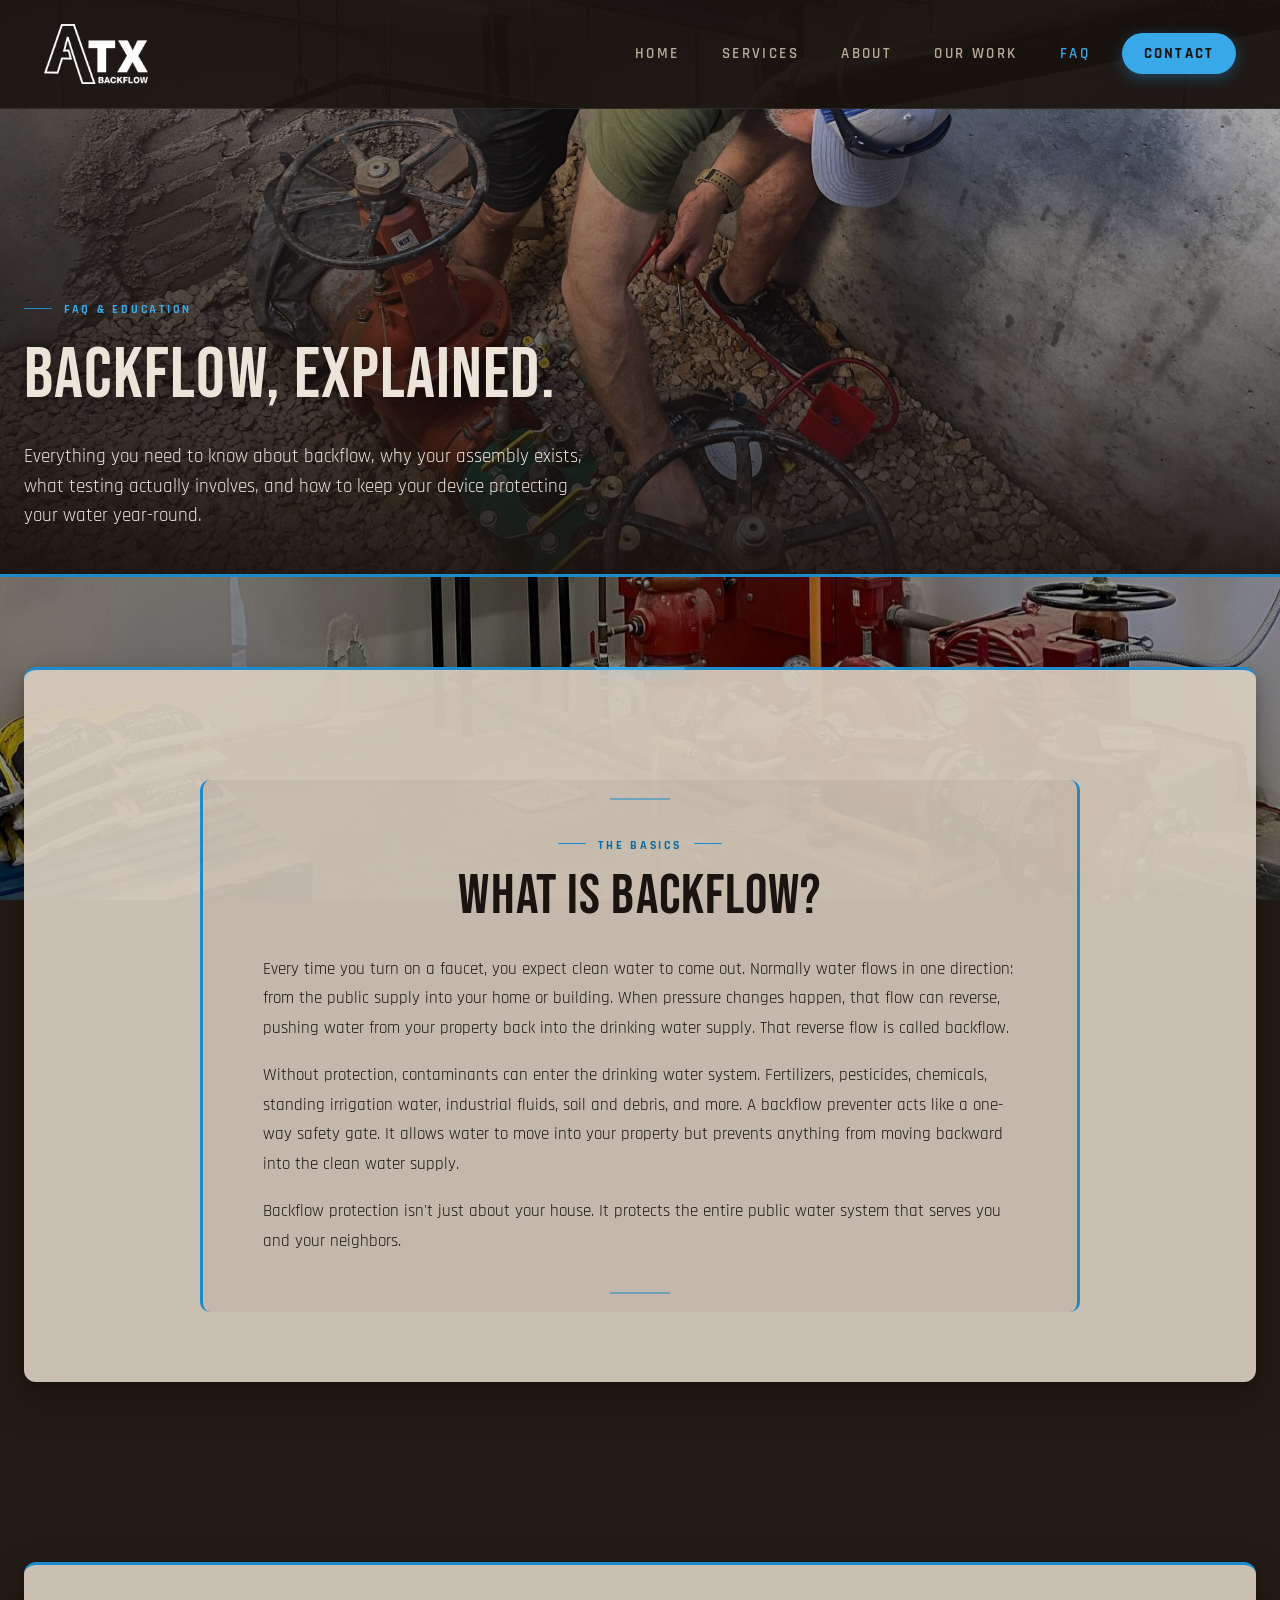
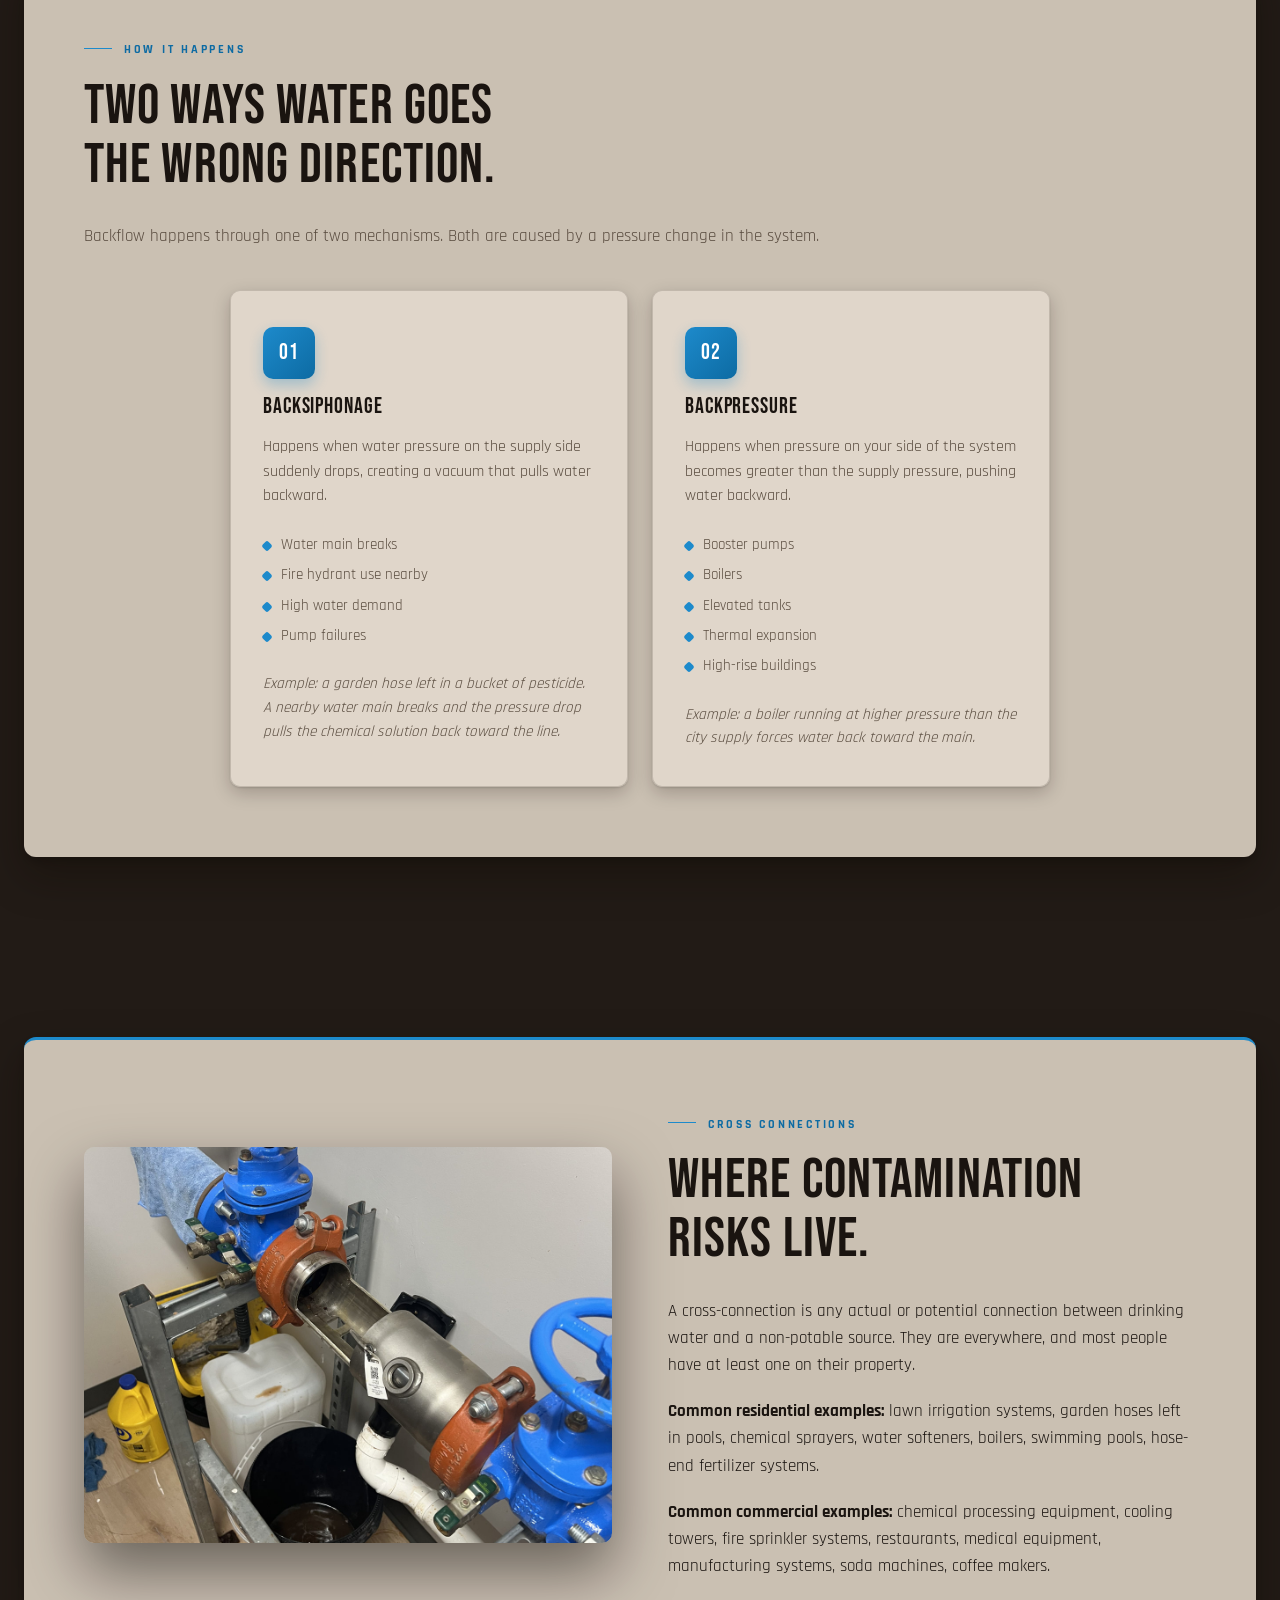
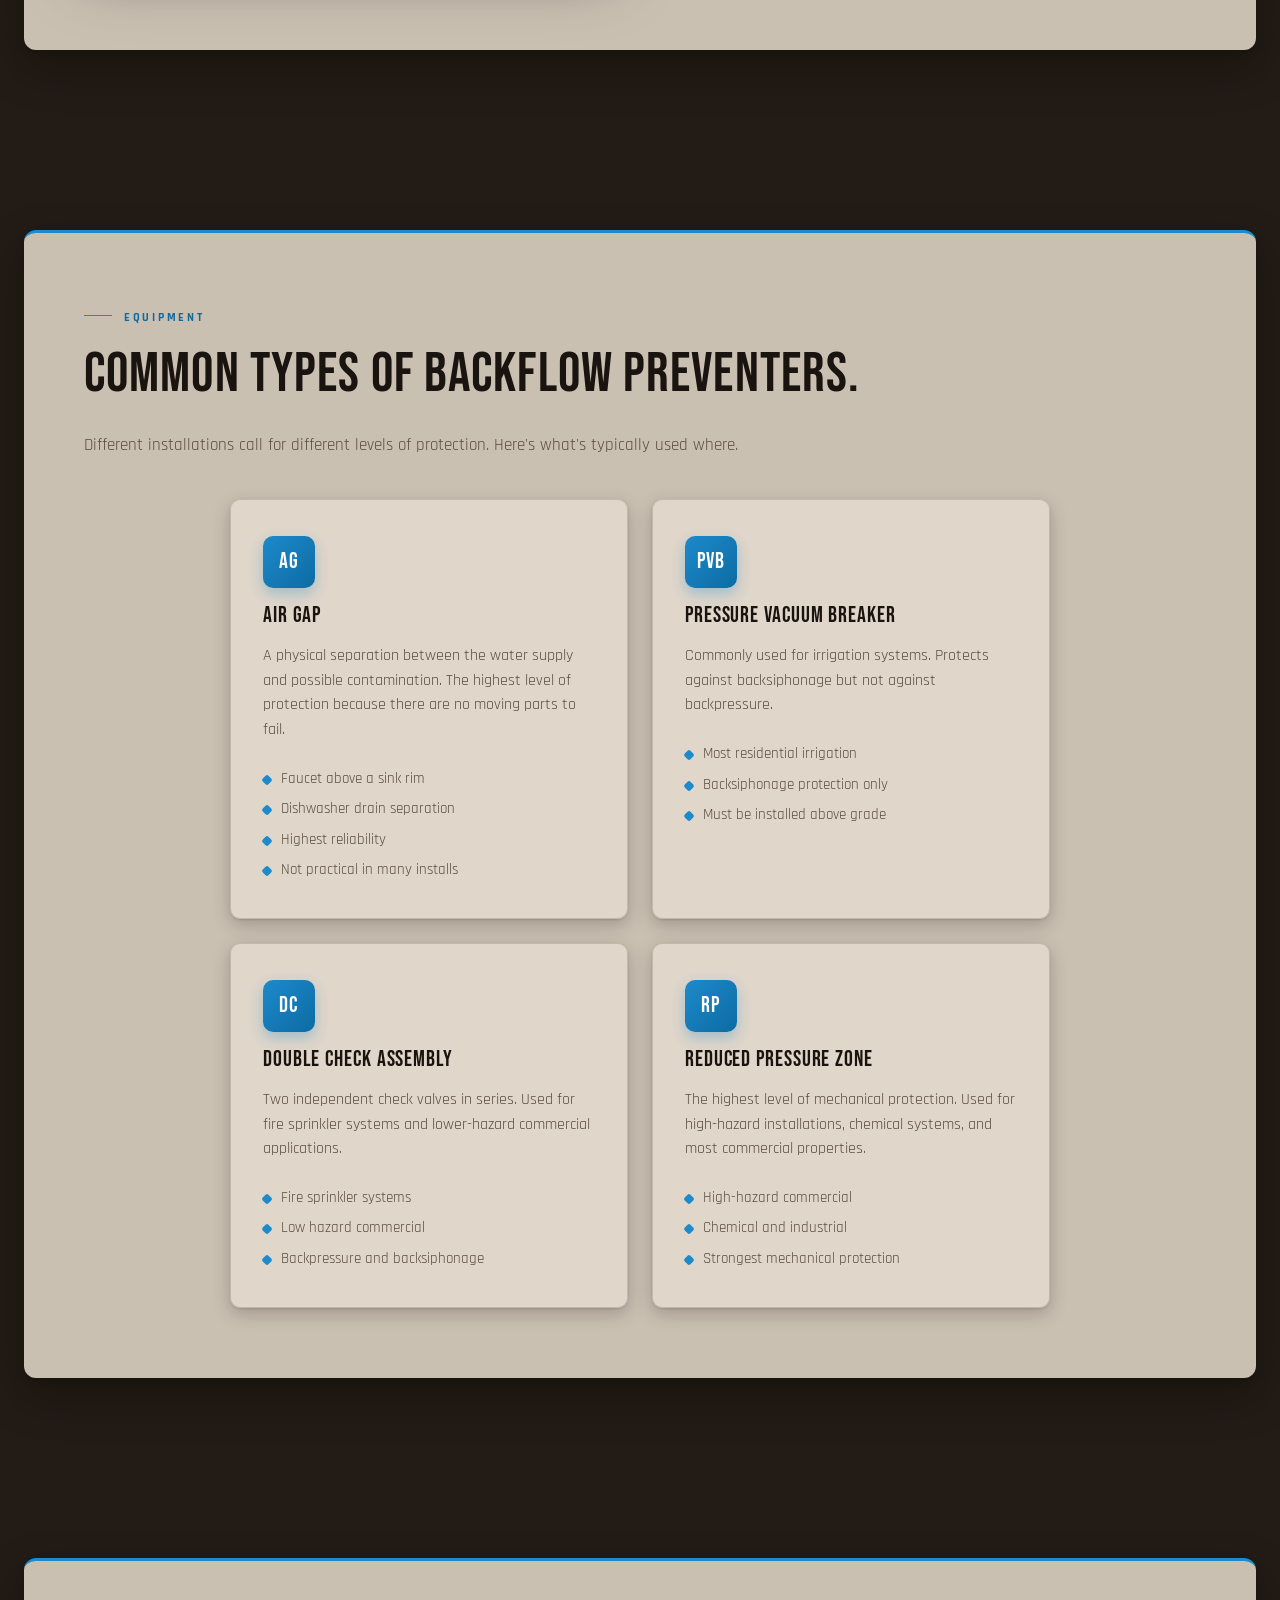
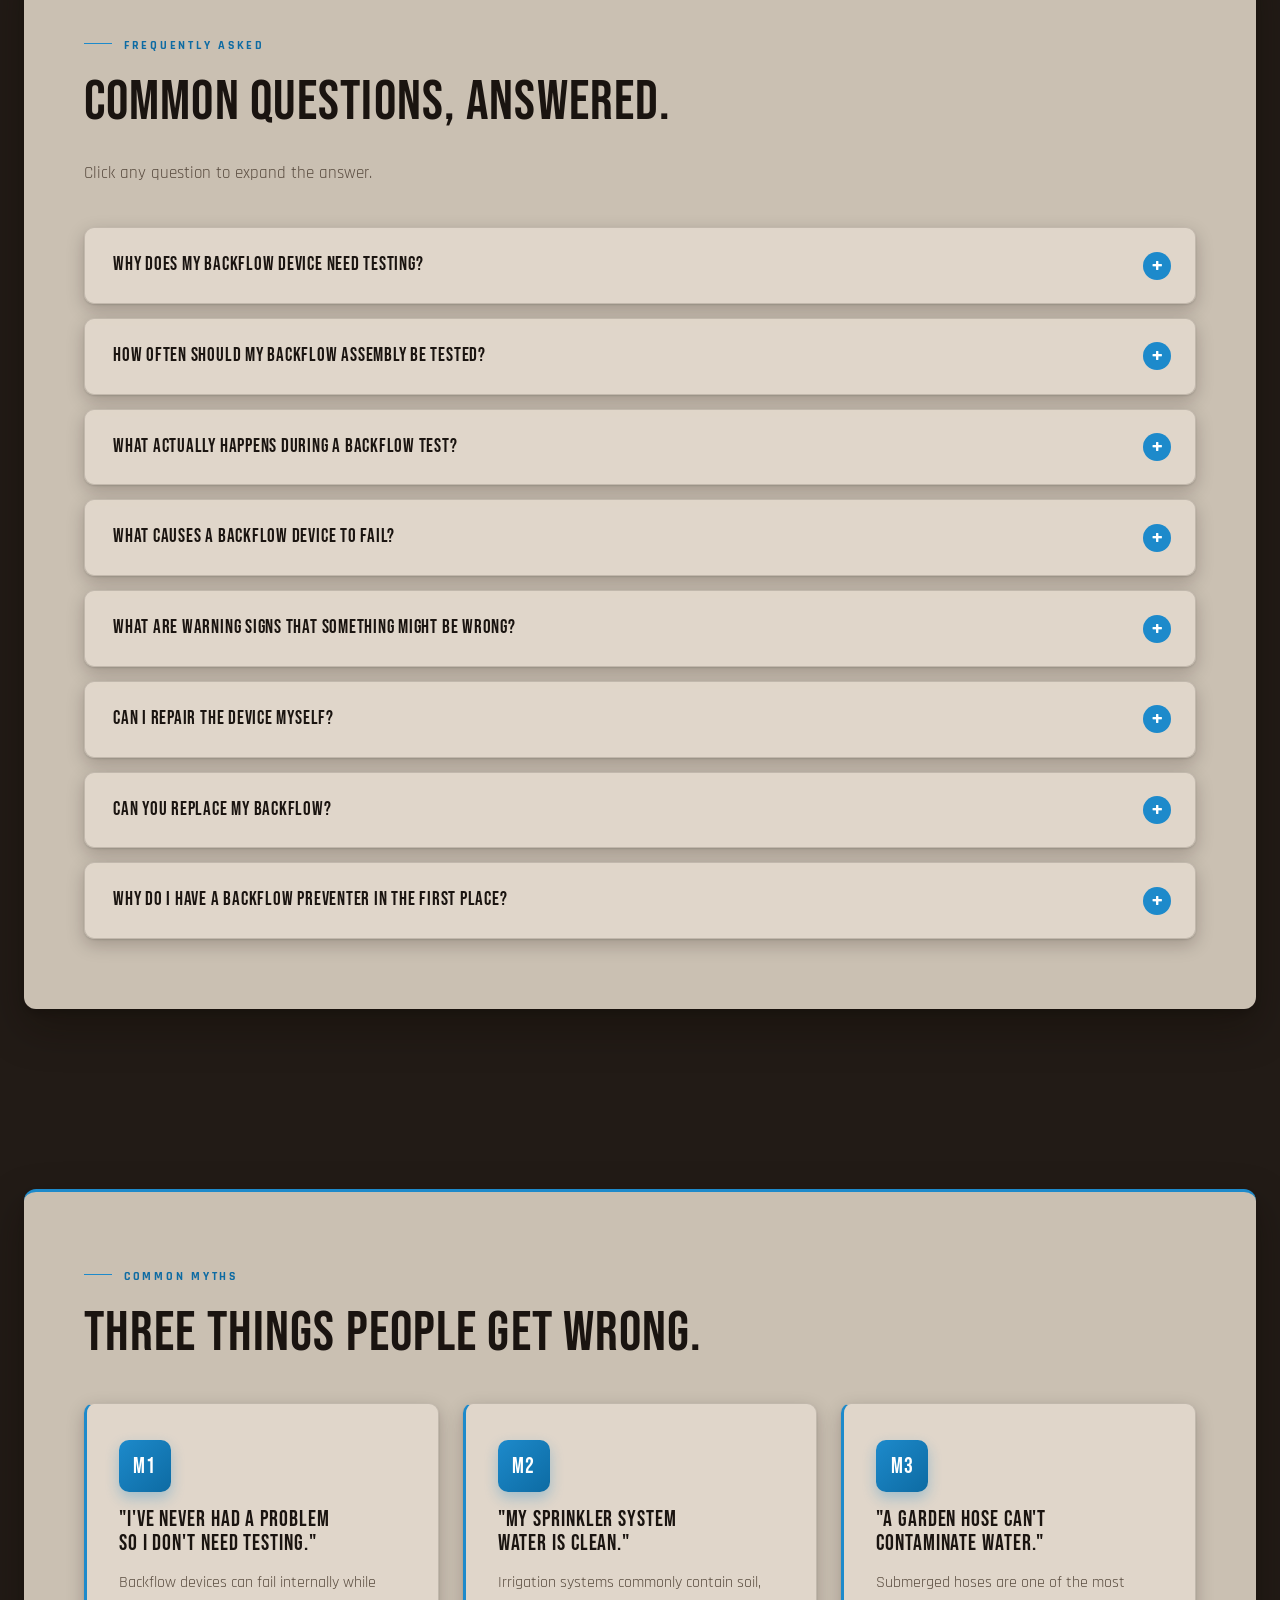
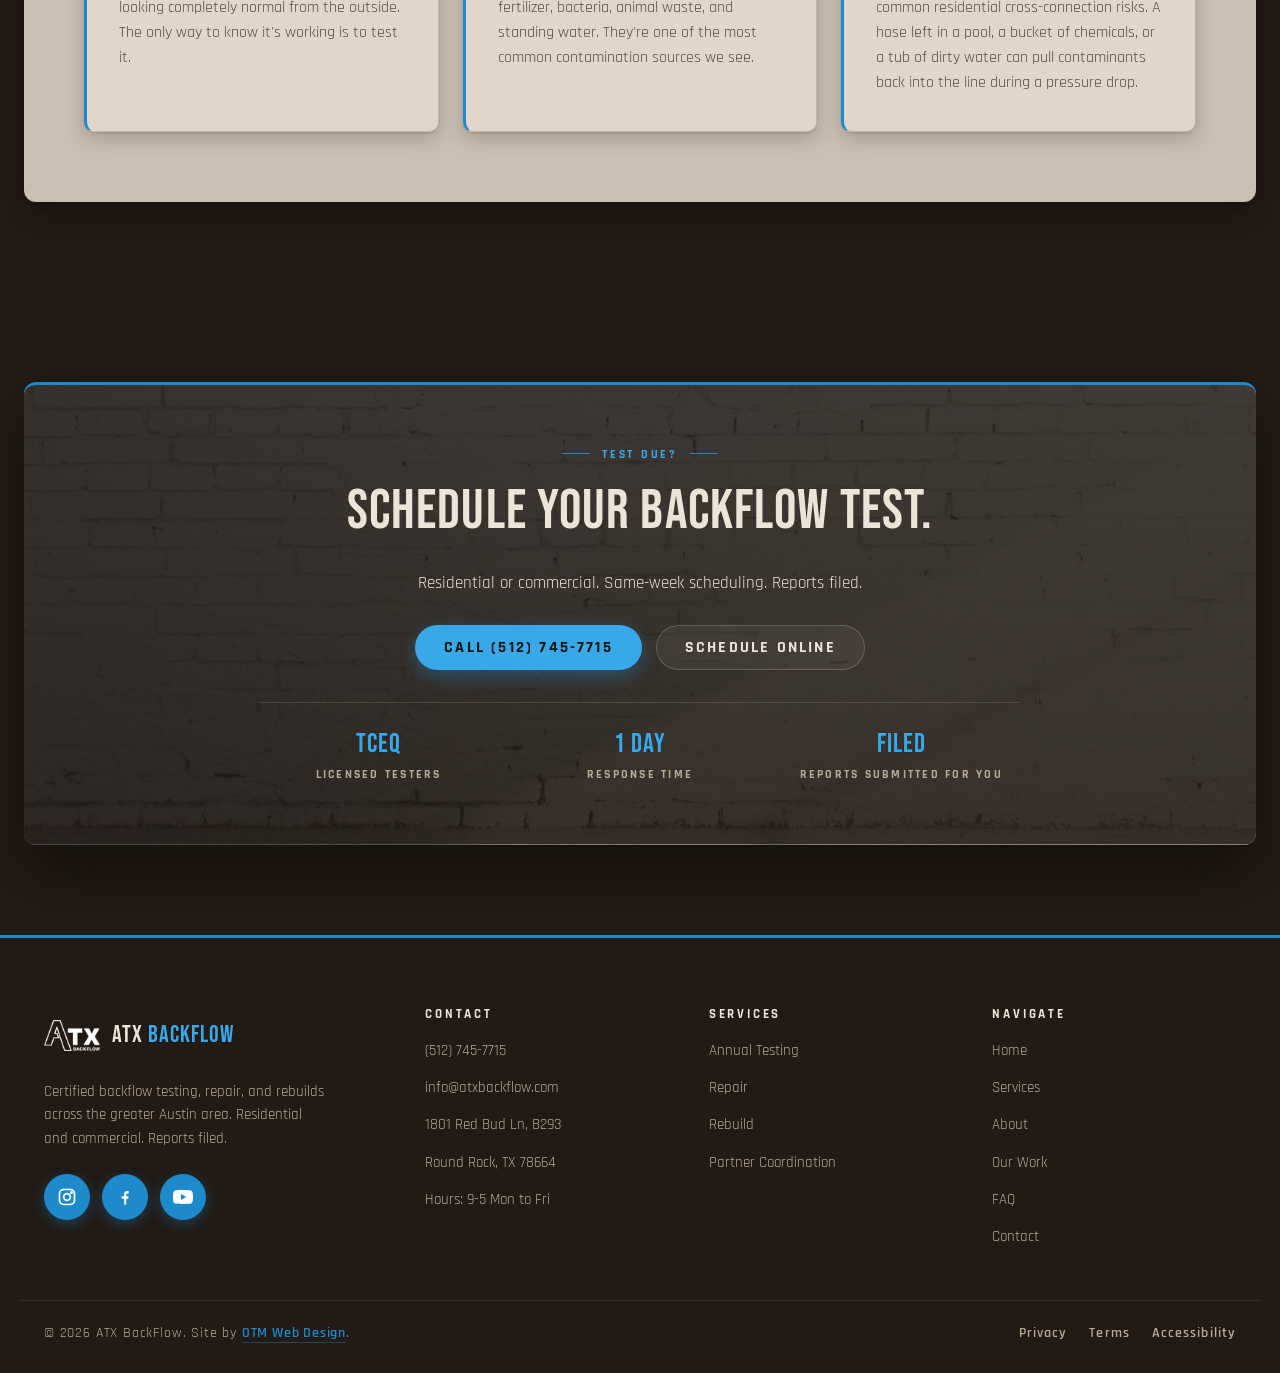
<file: faq.html>
<!DOCTYPE html>
<html lang="en">
<head>
  <meta charset="UTF-8">
  <meta name="viewport" content="width=device-width, initial-scale=1.0">
  <link rel="preload" as="image" href="assets/hero-faq.jpg" fetchpriority="high">
  <title>FAQ | ATX BackFlow</title>
  <meta name="description" content="Common questions about backflow, backflow prevention, annual testing requirements, and how backflow assemblies work. Educational resources for homeowners and commercial property owners in the greater Austin area.">

  <!-- Open Graph / Facebook -->
  <meta property="og:type" content="website">
  <meta property="og:site_name" content="ATX BackFlow">
  <meta property="og:title" content="FAQ | ATX BackFlow">
  <meta property="og:description" content="Common questions about backflow, backflow prevention, annual testing requirements, and how backflow assemblies work. Educational resources for homeowners and commercial property owners in the greater Austin area.">
  <meta property="og:url" content="https://atxbackflow.com/faq.html">
  <meta property="og:image" content="https://atxbackflow.com/assets/og-image.jpg">
  <meta property="og:image:width" content="1200">
  <meta property="og:image:height" content="630">
  <meta property="og:image:alt" content="ATX BackFlow - Certified Backflow Testing in Greater Austin">

  <!-- Twitter Card -->
  <meta name="twitter:card" content="summary_large_image">
  <meta name="twitter:title" content="FAQ | ATX BackFlow">
  <meta name="twitter:description" content="Common questions about backflow, backflow prevention, annual testing requirements, and how backflow assemblies work. Educational resources for homeowners and commercial property owners in the greater Austin area.">
  <meta name="twitter:image" content="https://atxbackflow.com/assets/og-image.jpg">

  <link rel="preconnect" href="https://fonts.googleapis.com">
  <link rel="preconnect" href="https://fonts.gstatic.com" crossorigin>
  <link rel="preload" as="style" href="https://fonts.googleapis.com/css2?family=Bebas+Neue&family=Rajdhani:wght@400;500;600;700&display=swap" onload="this.onload=null;this.rel='stylesheet'">
  <noscript><link href="https://fonts.googleapis.com/css2?family=Bebas+Neue&family=Rajdhani:wght@400;500;600;700&display=swap" rel="stylesheet"></noscript>

  <link rel="stylesheet" href="styles.css">
  <link rel="icon" type="image/png" href="assets/logo.jpg">
</head>
<body data-page="faq">

  <header class="nav">
    <div class="nav__inner">
      <a href="index.html" class="nav__brand">
        <img src="assets/logo.jpg" alt="ATX BackFlow logo" class="nav__brand-mark">
      </a>

      <button class="nav__hamburger" aria-label="Toggle menu" aria-expanded="false" aria-controls="nav-panel">
        <span></span><span></span><span></span>
      </button>

      <ul class="nav__menu">
        <li><a href="index.html" class="nav__link" data-nav="home">Home</a></li>
        <li><a href="services.html" class="nav__link" data-nav="services">Services</a></li>
        <li><a href="about.html" class="nav__link" data-nav="about">About</a></li>
        <li><a href="our-work.html" class="nav__link" data-nav="our-work">Our Work</a></li>
        <li><a href="faq.html" class="nav__link" data-nav="faq">FAQ</a></li>
        <li><a href="book.html" class="nav__cta">Contact</a></li>
      </ul>
    </div>
  </header>

  <div class="nav-backdrop" aria-hidden="true"></div>
  <nav class="nav-panel" id="nav-panel" aria-label="Mobile navigation">
    <a href="index.html" class="nav-panel__link" data-nav="home">Home</a>
    <a href="services.html" class="nav-panel__link" data-nav="services">Services</a>
    <a href="about.html" class="nav-panel__link" data-nav="about">About</a>
    <a href="our-work.html" class="nav-panel__link" data-nav="our-work">Our Work</a>
    <a href="faq.html" class="nav-panel__link" data-nav="faq">FAQ</a>
    <a href="book.html" class="nav-panel__cta">Contact</a>
  </nav>

  <!-- HERO -->
  <section class="hero hero--page">
    <div class="hero__bg" style="background-image: url('assets/hero-faq.jpg');"></div>
    <div class="hero__inner">
      <div class="hero__content">
        <span class="eyebrow">FAQ &amp; Education</span>
        <h1>Backflow, Explained.</h1>
        <p class="hero__lede">Everything you need to know about backflow, why your assembly exists, what testing actually involves, and how to keep your device protecting your water year-round.</p>
      </div>
    </div>
  </section>

  <!-- WHAT IS BACKFLOW -->
  <section class="section section-card frame-tab">
    <div class="container reveal">
      <div class="inner-panel">
        <span class="eyebrow eyebrow--centered">The Basics</span>
        <h2 style="text-align: center;">What Is Backflow?</h2>
        <p>Every time you turn on a faucet, you expect clean water to come out. Normally water flows in one direction: from the public supply into your home or building. When pressure changes happen, that flow can reverse, pushing water from your property back into the drinking water supply. That reverse flow is called backflow.</p>
        <p>Without protection, contaminants can enter the drinking water system. Fertilizers, pesticides, chemicals, standing irrigation water, industrial fluids, soil and debris, and more. A backflow preventer acts like a one-way safety gate. It allows water to move into your property but prevents anything from moving backward into the clean water supply.</p>
        <p>Backflow protection isn't just about your house. It protects the entire public water system that serves you and your neighbors.</p>
      </div>
    </div>
  </section>

  <!-- HOW BACKFLOW HAPPENS -->
  <section class="section section-card">
    <div class="container reveal">
      <div style="max-width: 780px;">
        <span class="eyebrow">How It Happens</span>
        <h2>Two Ways Water Goes The Wrong Direction.</h2>
        <p class="muted" style="font-size: 1.05rem;">Backflow happens through one of two mechanisms. Both are caused by a pressure change in the system.</p>
      </div>

      <div class="services-grid services-grid--two">
        <article class="service-card">
          <div class="service-card__icon">01</div>
          <h3>Backsiphonage</h3>
          <p>Happens when water pressure on the supply side suddenly drops, creating a vacuum that pulls water backward.</p>
          <ul class="service-card__list">
            <li>Water main breaks</li>
            <li>Fire hydrant use nearby</li>
            <li>High water demand</li>
            <li>Pump failures</li>
          </ul>
          <p style="margin-top: 8px; font-style: italic; color: var(--color-warm-text-muted); font-size: 0.95rem;">Example: a garden hose left in a bucket of pesticide. A nearby water main breaks and the pressure drop pulls the chemical solution back toward the line.</p>
        </article>

        <article class="service-card">
          <div class="service-card__icon">02</div>
          <h3>Backpressure</h3>
          <p>Happens when pressure on your side of the system becomes greater than the supply pressure, pushing water backward.</p>
          <ul class="service-card__list">
            <li>Booster pumps</li>
            <li>Boilers</li>
            <li>Elevated tanks</li>
            <li>Thermal expansion</li>
            <li>High-rise buildings</li>
          </ul>
          <p style="margin-top: 8px; font-style: italic; color: var(--color-warm-text-muted); font-size: 0.95rem;">Example: a boiler running at higher pressure than the city supply forces water back toward the main.</p>
        </article>
      </div>
    </div>
  </section>

  <!-- CROSS CONNECTIONS -->
  <section class="section section-card">
    <div class="container reveal">
      <div class="feature">
        <div class="feature__media">
          <img src="assets/faq-cross-connections.jpg" alt="Backflow assembly installation detail" loading="lazy">
        </div>
        <div>
          <span class="eyebrow">Cross Connections</span>
          <h2>Where Contamination Risks Live.</h2>
          <p>A cross-connection is any actual or potential connection between drinking water and a non-potable source. They are everywhere, and most people have at least one on their property.</p>
          <p><strong>Common residential examples:</strong> lawn irrigation systems, garden hoses left in pools, chemical sprayers, water softeners, boilers, swimming pools, hose-end fertilizer systems.</p>
          <p><strong>Common commercial examples:</strong> chemical processing equipment, cooling towers, fire sprinkler systems, restaurants, medical equipment, manufacturing systems, soda machines, coffee makers.</p>
        </div>
      </div>
    </div>
  </section>

  <!-- TYPES OF PREVENTERS -->
  <section class="section section-card">
    <div class="container reveal">
      <div style="max-width: 780px;">
        <span class="eyebrow">Equipment</span>
        <h2>Common Types Of Backflow Preventers.</h2>
        <p class="muted" style="font-size: 1.05rem;">Different installations call for different levels of protection. Here's what's typically used where.</p>
      </div>

      <div class="services-grid services-grid--quad">
        <article class="service-card">
          <div class="service-card__icon">AG</div>
          <h3>Air Gap</h3>
          <p>A physical separation between the water supply and possible contamination. The highest level of protection because there are no moving parts to fail.</p>
          <ul class="service-card__list">
            <li>Faucet above a sink rim</li>
            <li>Dishwasher drain separation</li>
            <li>Highest reliability</li>
            <li>Not practical in many installs</li>
          </ul>
        </article>

        <article class="service-card">
          <div class="service-card__icon">PVB</div>
          <h3>Pressure Vacuum Breaker</h3>
          <p>Commonly used for irrigation systems. Protects against backsiphonage but not against backpressure.</p>
          <ul class="service-card__list">
            <li>Most residential irrigation</li>
            <li>Backsiphonage protection only</li>
            <li>Must be installed above grade</li>
          </ul>
        </article>

        <article class="service-card">
          <div class="service-card__icon">DC</div>
          <h3>Double Check Assembly</h3>
          <p>Two independent check valves in series. Used for fire sprinkler systems and lower-hazard commercial applications.</p>
          <ul class="service-card__list">
            <li>Fire sprinkler systems</li>
            <li>Low hazard commercial</li>
            <li>Backpressure and backsiphonage</li>
          </ul>
        </article>

        <article class="service-card">
          <div class="service-card__icon">RP</div>
          <h3>Reduced Pressure Zone</h3>
          <p>The highest level of mechanical protection. Used for high-hazard installations, chemical systems, and most commercial properties.</p>
          <ul class="service-card__list">
            <li>High-hazard commercial</li>
            <li>Chemical and industrial</li>
            <li>Strongest mechanical protection</li>
          </ul>
        </article>
      </div>
    </div>
  </section>

  <!-- FAQ ACCORDION -->
  <section class="section section-card">
    <div class="container reveal">
      <div style="max-width: 780px;">
        <span class="eyebrow">Frequently Asked</span>
        <h2>Common Questions, Answered.</h2>
        <p class="muted" style="font-size: 1.05rem;">Click any question to expand the answer.</p>
      </div>

      <div class="faq-list">
        <details class="faq-item">
          <summary class="faq-item__q">Why does my backflow device need testing?</summary>
          <div class="faq-item__a">
            <p>Backflow assemblies are mechanical devices containing springs, rubber seals, internal check valves, and relief valves. These parts wear out over time and can fail without visible signs from the outside. Annual testing confirms the device is still doing its job.</p>
          </div>
        </details>

        <details class="faq-item">
          <summary class="faq-item__q">How often should my backflow assembly be tested?</summary>
          <div class="faq-item__a">
            <p>Most water authorities require annual testing. All commercial assemblies are tested annually. About half of residential assemblies are tested annually, depending on the hazard classification of the connection.</p>
            <p>Additional testing is typically required after repairs, device replacement, relocation, or a failed inspection.</p>
          </div>
        </details>

        <details class="faq-item">
          <summary class="faq-item__q">What actually happens during a backflow test?</summary>
          <div class="faq-item__a">
            <p>A typical test takes less than thirty minutes for most residential assemblies. We perform a visual inspection, isolate the assembly, connect calibrated test equipment, test the check valves, test the relief valve if applicable, document the results, and submit the report to your local water authority.</p>
            <p>If the device passes, you get a copy of the report and we're done until next year. If it fails, we walk you through what's wrong and quote any repair before doing the work.</p>
          </div>
        </details>

        <details class="faq-item">
          <summary class="faq-item__q">What causes a backflow device to fail?</summary>
          <div class="faq-item__a">
            <p>Common causes include debris in the check valves, damaged rubber seals, worn springs, freeze damage, corrosion, age, and improper installation. Most failures can be repaired without replacing the whole assembly.</p>
          </div>
        </details>

        <details class="faq-item">
          <summary class="faq-item__q">What are warning signs that something might be wrong?</summary>
          <div class="faq-item__a">
            <p>Watch for water discharging continuously from the relief valve, visible leaks, reduced water pressure, chattering or vibrating sounds, standing water around the assembly, visible corrosion, or frozen piping. Any of these is a reason to schedule a test.</p>
          </div>
        </details>

        <details class="faq-item">
          <summary class="faq-item__q">Can I repair the device myself?</summary>
          <div class="faq-item__a">
            <p>Minor issues can look simple, but certified testing and repair are recommended because the device protects public health. Most jurisdictions also require repairs to be performed and certified by a licensed backflow tester before the device is considered back in service.</p>
          </div>
        </details>

        <details class="faq-item">
          <summary class="faq-item__q">Can you replace my backflow?</summary>
          <div class="faq-item__a">
            <p>No, we can not replace a backflow. We are licensed to test and repair backflows, but a licensed plumber or irrigator will need to actually replace a backflow that can not be fixed.</p>
          </div>
        </details>

        <details class="faq-item">
          <summary class="faq-item__q">Why do I have a backflow preventer in the first place?</summary>
          <div class="faq-item__a">
            <p>Backflow preventers protect your family, your property, the public drinking water system, and every neighbor connected to that same system. Most properties with irrigation, pools, boilers, or any cross-connection are required to have one.</p>
          </div>
        </details>
      </div>
    </div>
  </section>

  <!-- MYTHS -->
  <section class="section section-card">
    <div class="container reveal">
      <div style="max-width: 780px;">
        <span class="eyebrow">Common Myths</span>
        <h2>Three Things People Get Wrong.</h2>
      </div>

      <div class="services-grid">
        <article class="service-card value-card">
          <div class="service-card__icon">M1</div>
          <h3>"I've never had a problem so I don't need testing."</h3>
          <p>Backflow devices can fail internally while looking completely normal from the outside. The only way to know it's working is to test it.</p>
        </article>

        <article class="service-card value-card">
          <div class="service-card__icon">M2</div>
          <h3>"My sprinkler system water is clean."</h3>
          <p>Irrigation systems commonly contain soil, fertilizer, bacteria, animal waste, and standing water. They're one of the most common contamination sources we see.</p>
        </article>

        <article class="service-card value-card">
          <div class="service-card__icon">M3</div>
          <h3>"A garden hose can't contaminate water."</h3>
          <p>Submerged hoses are one of the most common residential cross-connection risks. A hose left in a pool, a bucket of chemicals, or a tub of dirty water can pull contaminants back into the line during a pressure drop.</p>
        </article>
      </div>
    </div>
  </section>

  <!-- CTA STRIP -->
  <section class="section section-card section-card--deep has-bg">
    <div class="container reveal">
      <div class="cta-strip__inner">
        <span class="eyebrow eyebrow--centered">Test Due?</span>
        <h2>Schedule Your Backflow Test.</h2>
        <p class="cta-strip__lede">Residential or commercial. Same-week scheduling. Reports filed.</p>
        <div class="cta-strip__actions">
          <a href="tel:5127457715" class="btn btn--primary">Call (512) 745-7715</a>
          <a href="book.html" class="btn btn--ghost">Schedule Online</a>
        </div>
        <div class="cta-trust">
          <div class="cta-trust__item">
            <div class="cta-trust__value">TCEQ</div>
            <div class="cta-trust__label">Licensed Testers</div>
          </div>
          <div class="cta-trust__item">
            <div class="cta-trust__value">1 Day</div>
            <div class="cta-trust__label">Response Time</div>
          </div>
          <div class="cta-trust__item">
            <div class="cta-trust__value">Filed</div>
            <div class="cta-trust__label">Reports Submitted For You</div>
          </div>
        </div>
      </div>
    </div>
  </section>

  <!-- FOOTER -->
  <footer class="footer">
    <div class="footer__grid">
      <div>
        <div class="footer__brand">
          <img src="assets/logo.jpg" alt="ATX BackFlow logo" loading="lazy">
          <span class="footer__brand-text">ATX <em>BackFlow</em></span>
        </div>
        <p class="footer__tagline">Certified backflow testing, repair, and rebuilds across the greater Austin area. Residential and commercial. Reports filed.</p>
        <div class="footer__social">
          <a href="https://www.instagram.com/atxbackflow/" target="_blank" rel="noopener" aria-label="Instagram">
            <svg viewBox="0 0 24 24" fill="none" stroke="currentColor" stroke-width="2"><rect x="3" y="3" width="18" height="18" rx="5"/><circle cx="12" cy="12" r="4"/><circle cx="17.5" cy="6.5" r="0.8" fill="currentColor"/></svg>
          </a>
          <a href="https://www.facebook.com/ATXbackflow" target="_blank" rel="noopener" aria-label="Facebook">
            <svg viewBox="0 0 24 24" fill="currentColor"><path d="M13.5 21v-7h2.4l.4-3h-2.8V9.2c0-.9.3-1.5 1.5-1.5h1.5V5c-.3 0-1.1-.1-2.1-.1-2.1 0-3.5 1.3-3.5 3.6V11H8v3h2.9v7h2.6z"/></svg>
          </a>
          <a href="https://www.youtube.com/@ATXBackFlow" target="_blank" rel="noopener" aria-label="YouTube">
            <svg viewBox="0 0 24 24" fill="currentColor"><path d="M23.5 6.2a3 3 0 0 0-2.1-2.1C19.5 3.6 12 3.6 12 3.6s-7.5 0-9.4.5A3 3 0 0 0 .5 6.2 31 31 0 0 0 0 12a31 31 0 0 0 .5 5.8 3 3 0 0 0 2.1 2.1c1.9.5 9.4.5 9.4.5s7.5 0 9.4-.5a3 3 0 0 0 2.1-2.1A31 31 0 0 0 24 12a31 31 0 0 0-.5-5.8zM9.6 15.6V8.4l6.2 3.6z"/></svg>
          </a>
        </div>
      </div>

      <div class="footer__col">
        <h4>Contact</h4>
        <ul class="footer__list">
          <li><a href="tel:5127457715">(512) 745-7715</a></li>
          <li><a href="mailto:info@atxbackflow.com">info@atxbackflow.com</a></li>
          <li><span>1801 Red Bud Ln, B293</span></li>
          <li><span>Round Rock, TX 78664</span></li>
          <li><span>Hours: 9-5 Mon to Fri</span></li>
        </ul>
      </div>

      <div class="footer__col">
        <h4>Services</h4>
        <ul class="footer__list">
          <li><a href="services.html">Annual Testing</a></li>
          <li><a href="services.html">Repair</a></li>
          <li><a href="services.html">Rebuild</a></li>
          <li><a href="services.html">Partner Coordination</a></li>
        </ul>
      </div>

      <div class="footer__col">
        <h4>Navigate</h4>
        <ul class="footer__list">
          <li><a href="index.html">Home</a></li>
          <li><a href="services.html">Services</a></li>
          <li><a href="about.html">About</a></li>
          <li><a href="our-work.html">Our Work</a></li>
          <li><a href="faq.html">FAQ</a></li>
          <li><a href="book.html">Contact</a></li>
        </ul>
      </div>
    </div>

    <div class="footer__bottom">
      <div class="footer__credits">
        &copy; <span data-year>2026</span> ATX BackFlow. Site by <a href="https://otm-designs.com" target="_blank" rel="noopener">OTM Web Design</a>.
      </div>
      <div class="footer__legal-links">
        <a href="privacy.html">Privacy</a>
        <a href="terms.html">Terms</a>
        <a href="accessibility.html">Accessibility</a>
      </div>
    </div>
  </footer>

  <script src="script.js"></script>
</body>
</html>
</file>
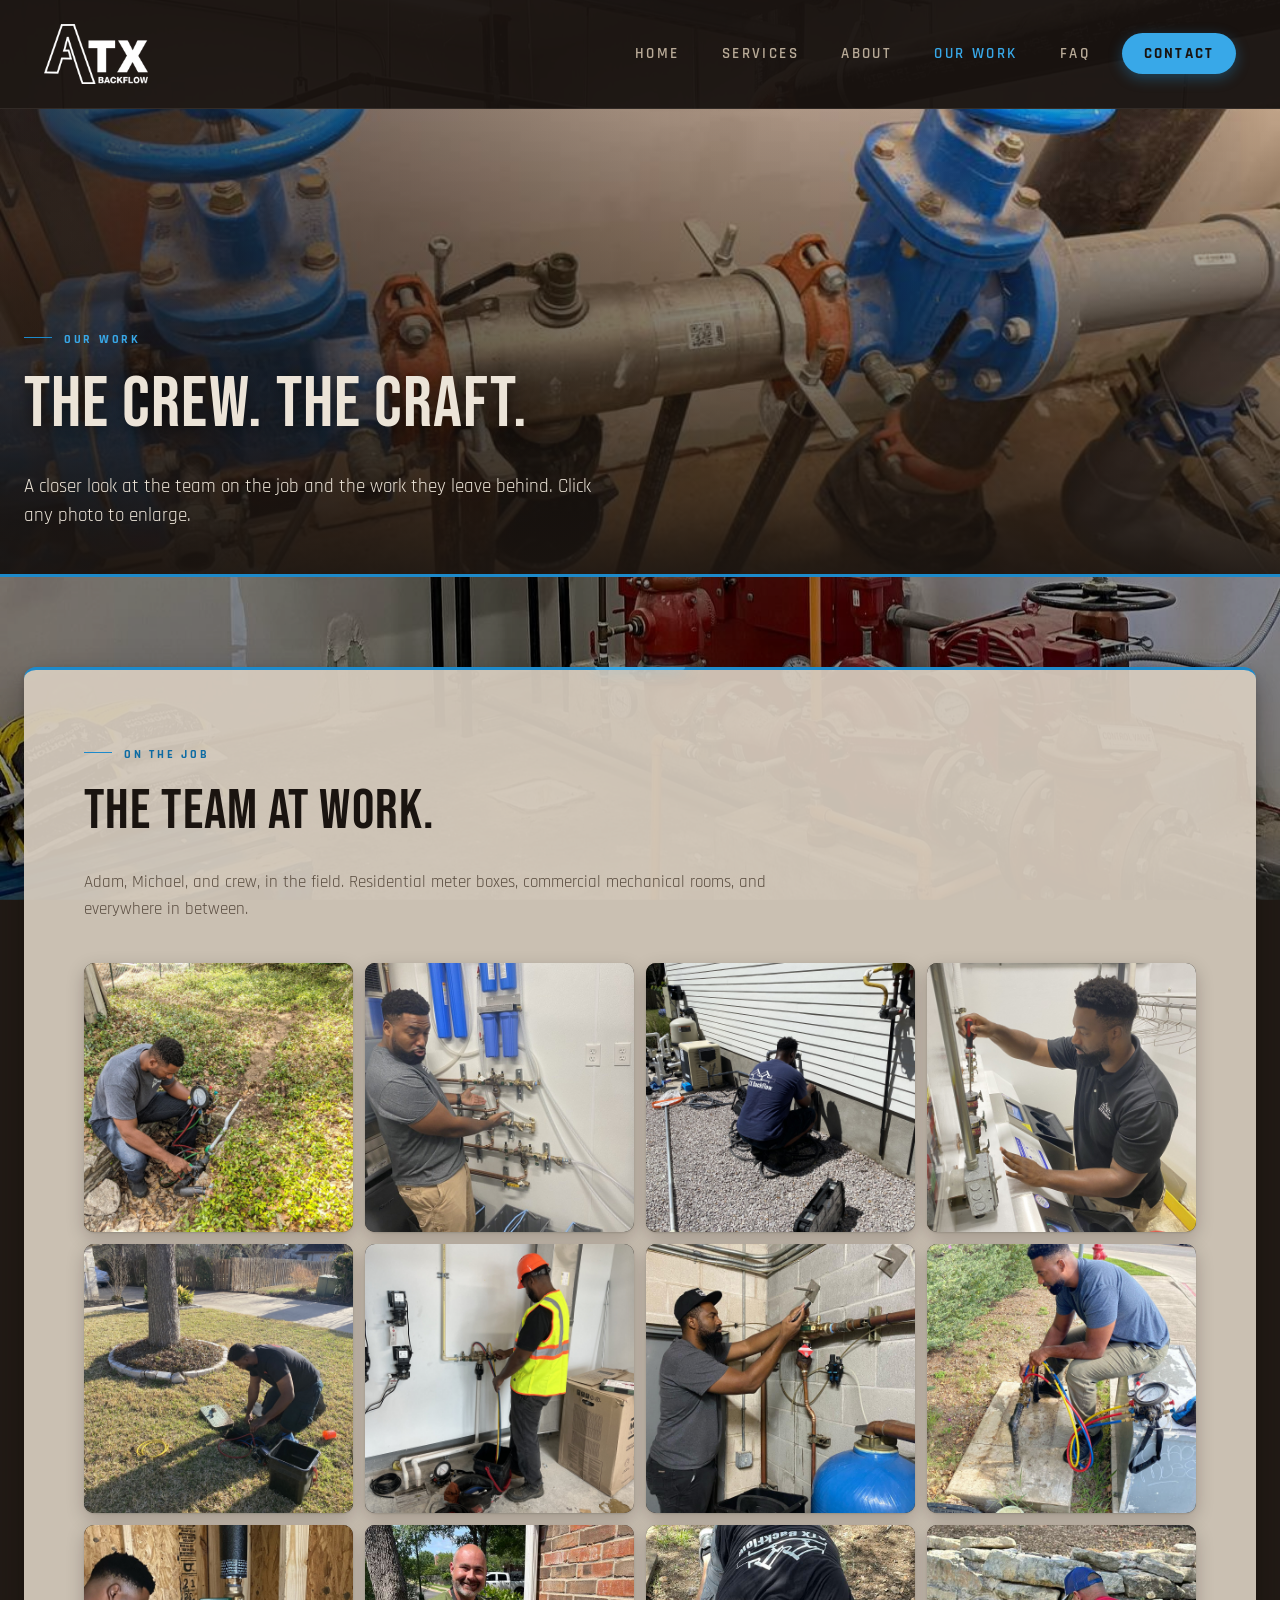
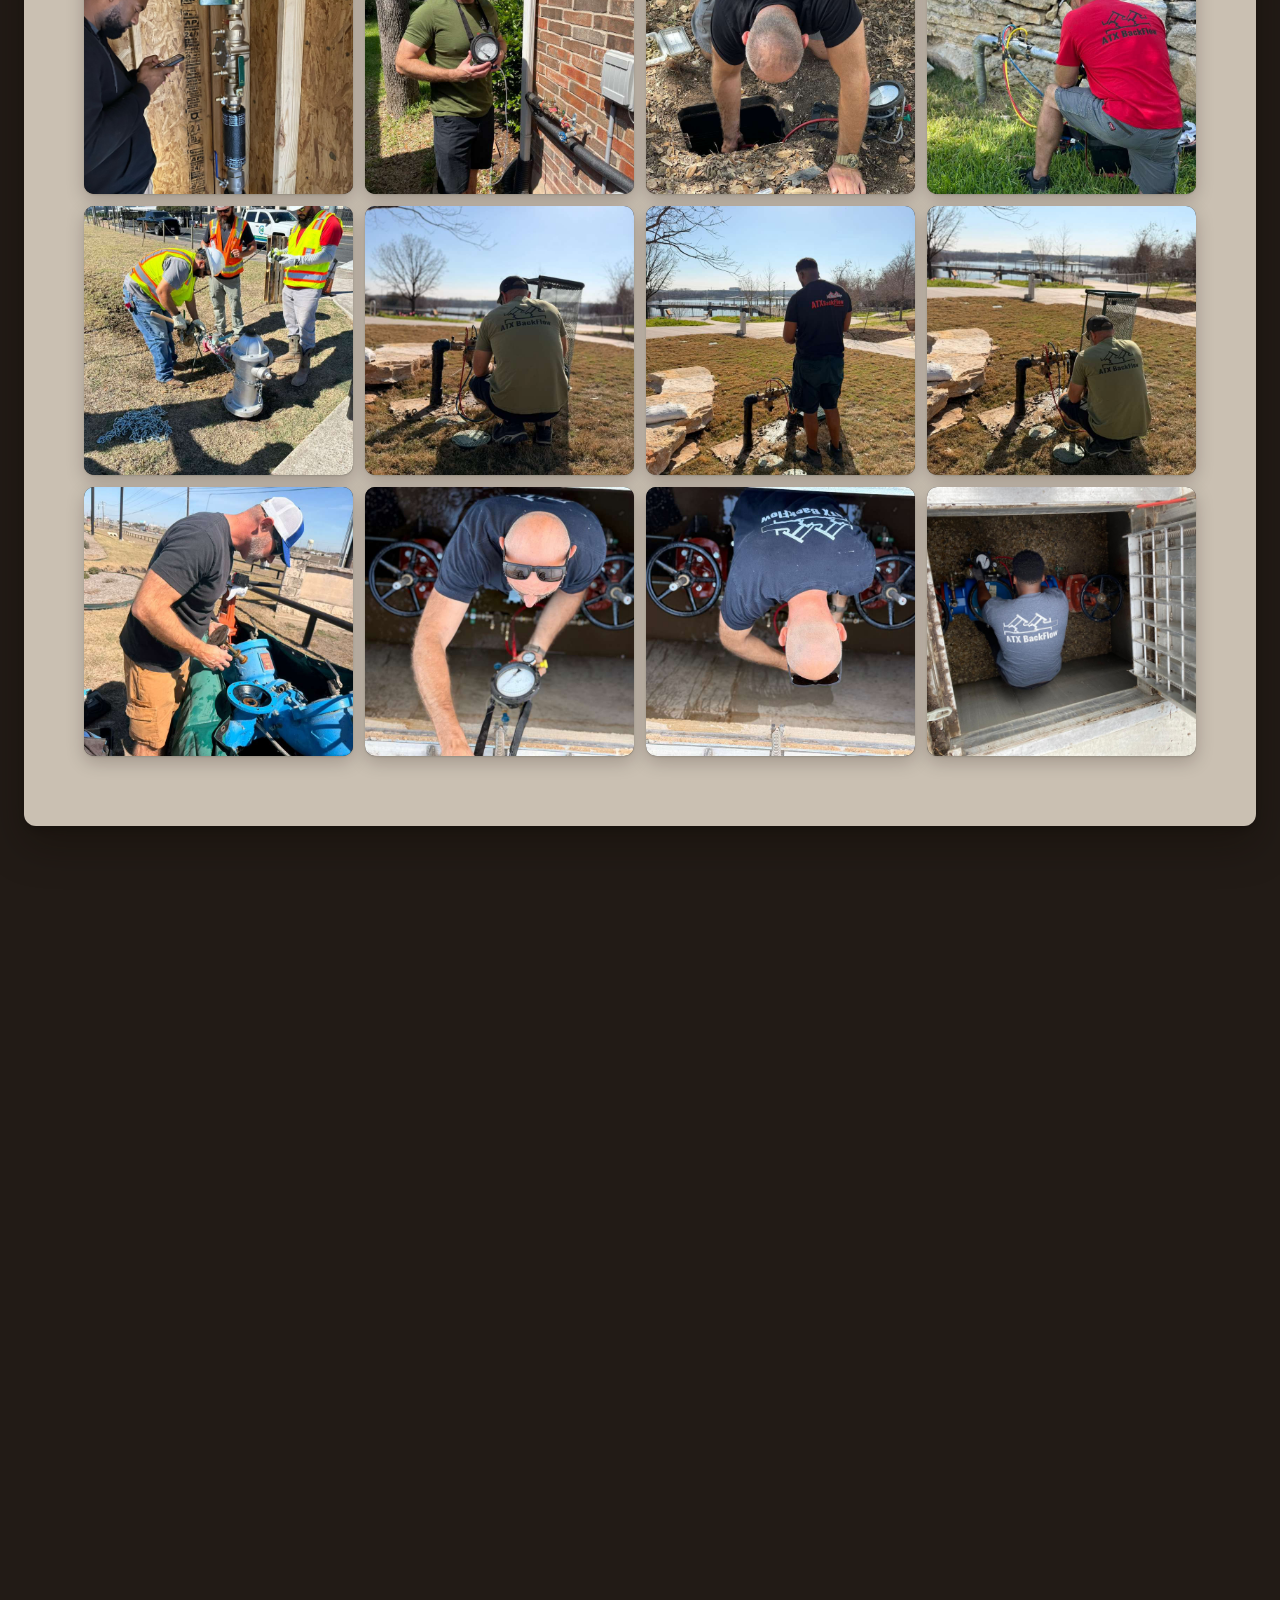
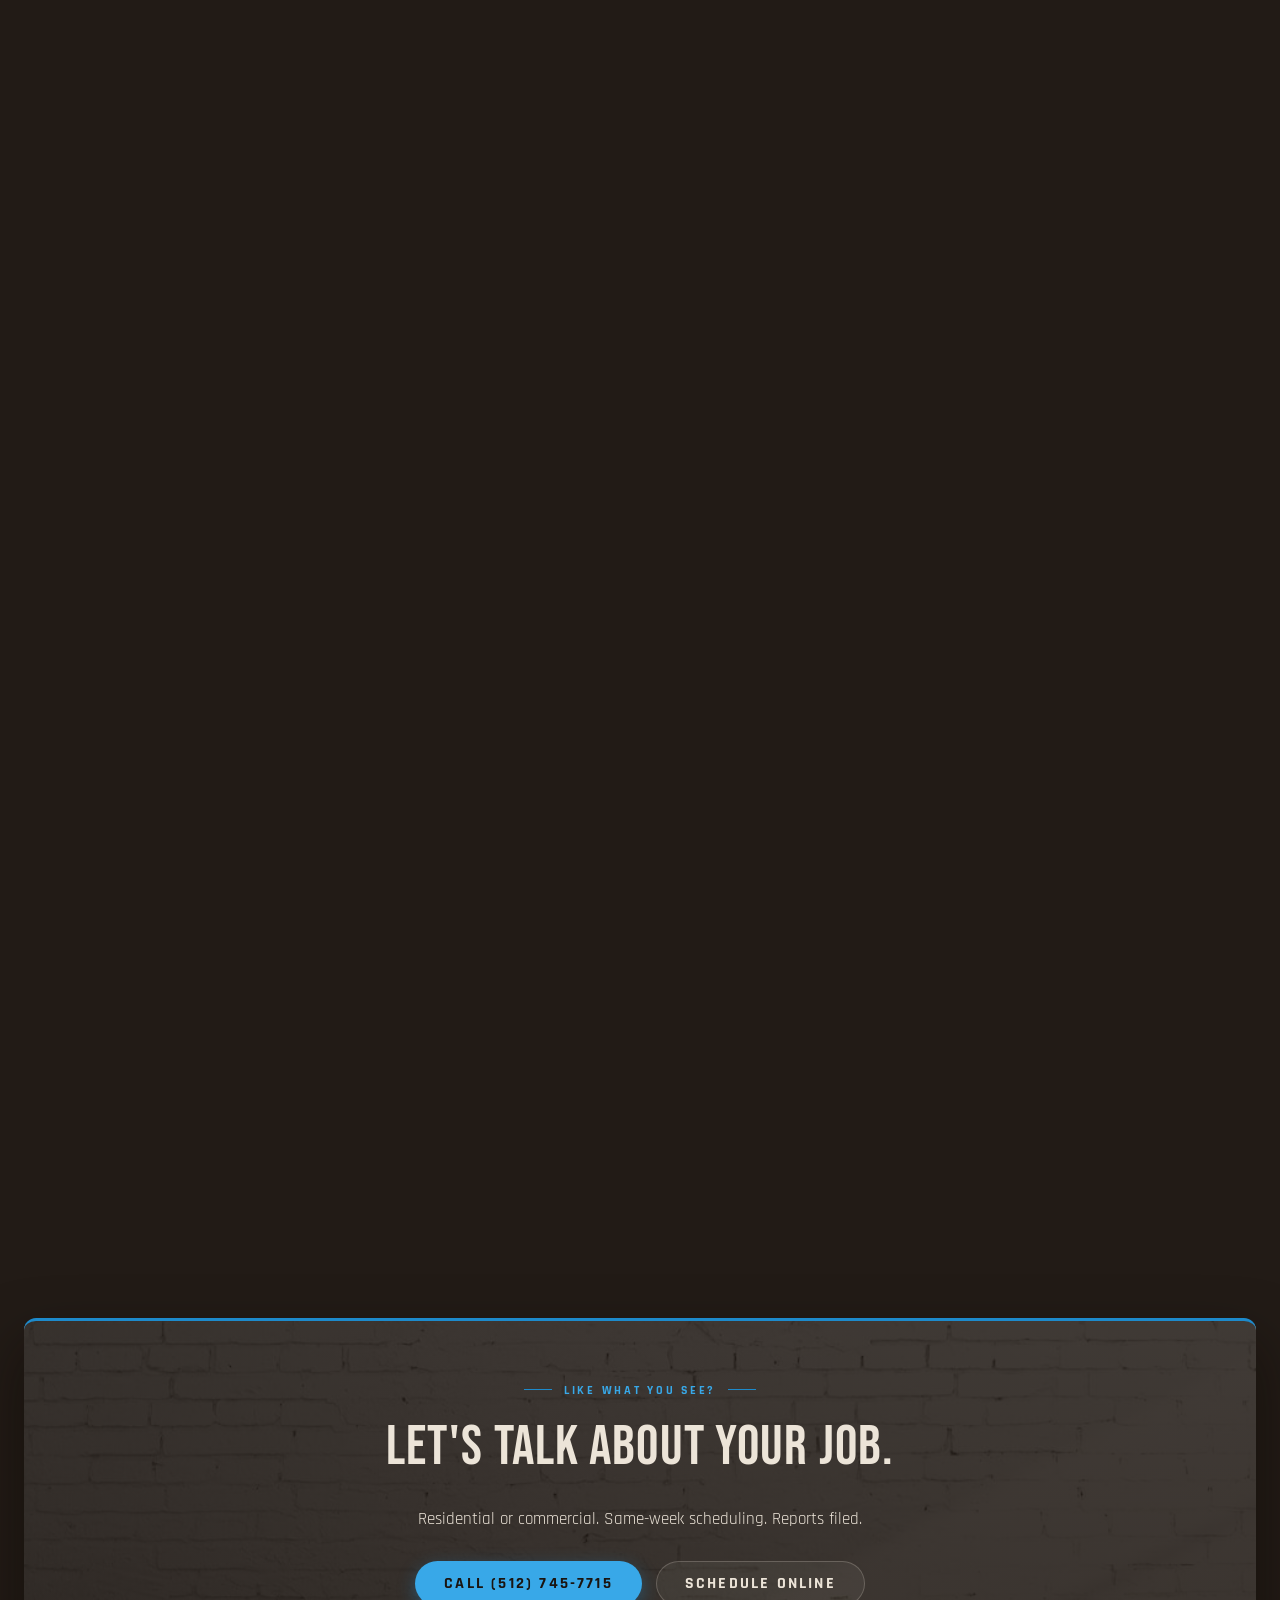
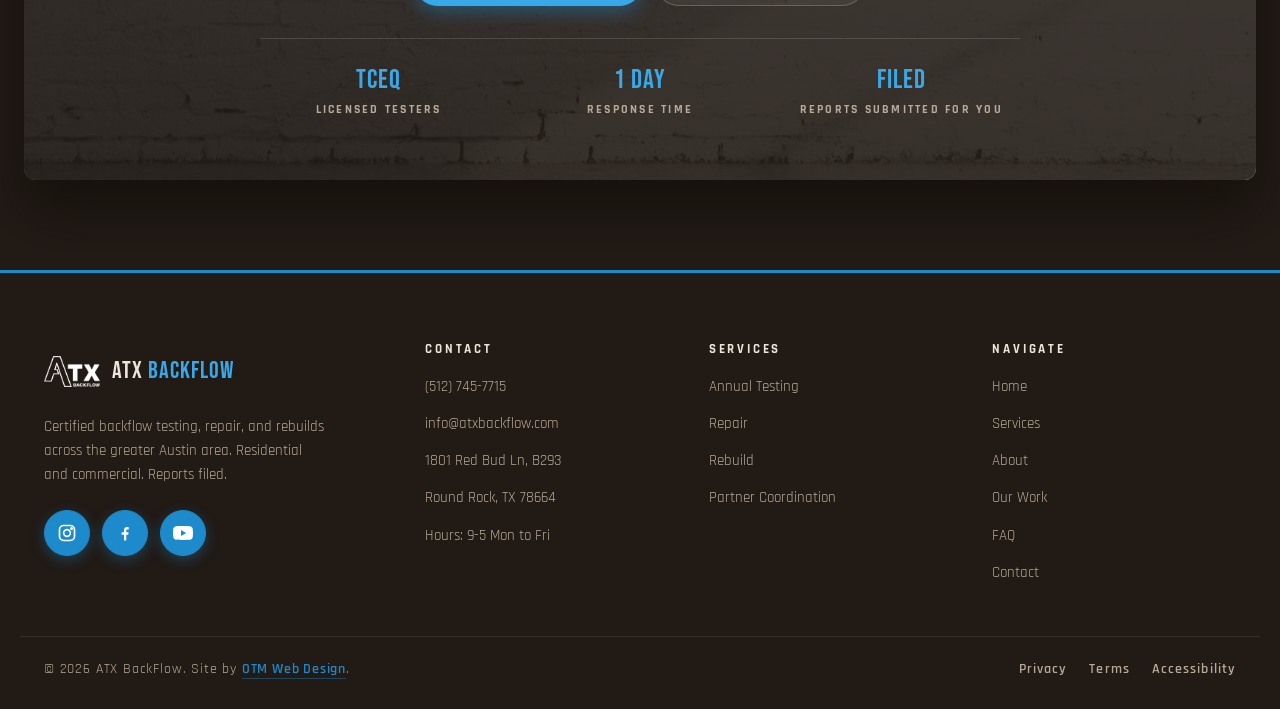
<file: our-work.html>
<!DOCTYPE html>
<html lang="en">
<head>
  <meta charset="UTF-8">
  <meta name="viewport" content="width=device-width, initial-scale=1.0">
  <link rel="preload" as="image" href="assets/hero-our-work.jpg" fetchpriority="high">
  <title>Our Work | ATX BackFlow</title>
  <meta name="description" content="Photo gallery of ATX BackFlow's recent work across the greater Austin area. The team on the job, and a closer look at the assemblies, installs, and rebuilds we handle.">

  <!-- Open Graph / Facebook -->
  <meta property="og:type" content="website">
  <meta property="og:site_name" content="ATX BackFlow">
  <meta property="og:title" content="Our Work | ATX BackFlow">
  <meta property="og:description" content="Photo gallery of ATX BackFlow's recent work across the greater Austin area. The team on the job, and a closer look at the assemblies, installs, and rebuilds we handle.">
  <meta property="og:url" content="https://atxbackflow.com/our-work.html">
  <meta property="og:image" content="https://atxbackflow.com/assets/og-image.jpg">
  <meta property="og:image:width" content="1200">
  <meta property="og:image:height" content="630">
  <meta property="og:image:alt" content="ATX BackFlow - Certified Backflow Testing in Greater Austin">

  <!-- Twitter Card -->
  <meta name="twitter:card" content="summary_large_image">
  <meta name="twitter:title" content="Our Work | ATX BackFlow">
  <meta name="twitter:description" content="Photo gallery of ATX BackFlow's recent work across the greater Austin area. The team on the job, and a closer look at the assemblies, installs, and rebuilds we handle.">
  <meta name="twitter:image" content="https://atxbackflow.com/assets/og-image.jpg">

  <link rel="preconnect" href="https://fonts.googleapis.com">
  <link rel="preconnect" href="https://fonts.gstatic.com" crossorigin>
  <link rel="preload" as="style" href="https://fonts.googleapis.com/css2?family=Bebas+Neue&family=Rajdhani:wght@400;500;600;700&display=swap" onload="this.onload=null;this.rel='stylesheet'">
  <noscript><link href="https://fonts.googleapis.com/css2?family=Bebas+Neue&family=Rajdhani:wght@400;500;600;700&display=swap" rel="stylesheet"></noscript>

  <link rel="stylesheet" href="styles.css">
  <link rel="icon" type="image/png" href="assets/logo.jpg">
</head>
<body data-page="our-work">

  <header class="nav">
    <div class="nav__inner">
      <a href="index.html" class="nav__brand">
        <img src="assets/logo.jpg" alt="ATX BackFlow logo" class="nav__brand-mark">
      </a>

      <button class="nav__hamburger" aria-label="Toggle menu" aria-expanded="false" aria-controls="nav-panel">
        <span></span><span></span><span></span>
      </button>

      <ul class="nav__menu">
        <li><a href="index.html" class="nav__link" data-nav="home">Home</a></li>
        <li><a href="services.html" class="nav__link" data-nav="services">Services</a></li>
        <li><a href="about.html" class="nav__link" data-nav="about">About</a></li>
        <li><a href="our-work.html" class="nav__link" data-nav="our-work">Our Work</a></li>
        <li><a href="faq.html" class="nav__link" data-nav="faq">FAQ</a></li>
        <li><a href="book.html" class="nav__cta">Contact</a></li>
      </ul>
    </div>
  </header>

  <div class="nav-backdrop" aria-hidden="true"></div>
  <nav class="nav-panel" id="nav-panel" aria-label="Mobile navigation">
    <a href="index.html" class="nav-panel__link" data-nav="home">Home</a>
    <a href="services.html" class="nav-panel__link" data-nav="services">Services</a>
    <a href="about.html" class="nav-panel__link" data-nav="about">About</a>
    <a href="our-work.html" class="nav-panel__link" data-nav="our-work">Our Work</a>
    <a href="faq.html" class="nav-panel__link" data-nav="faq">FAQ</a>
    <a href="book.html" class="nav-panel__cta">Contact</a>
  </nav>

  <!-- HERO -->
  <section class="hero hero--page">
    <div class="hero__bg" style="background-image: url('assets/hero-our-work.jpg');"></div>
    <div class="hero__inner">
      <div class="hero__content">
        <span class="eyebrow">Our Work</span>
        <h1>The Crew. The Craft.</h1>
        <p class="hero__lede">A closer look at the team on the job and the work they leave behind. Click any photo to enlarge.</p>
      </div>
    </div>
  </section>

  <!-- ON THE JOB -->
  <section class="section section-card frame-tab">
    <div class="container reveal">
      <div style="max-width: 720px;">
        <span class="eyebrow">On The Job</span>
        <h2>The Team At Work.</h2>
        <p class="muted" style="font-size: 1.05rem;">Adam, Michael, and crew, in the field. Residential meter boxes, commercial mechanical rooms, and everywhere in between.</p>
      </div>

      <div class="gallery-grid gallery-grid--large gallery-grid--lightbox">
        <div class="gallery-item"><img src="assets/job-1.jpg" alt="ATX BackFlow team on the job, photo 1" loading="lazy"></div>
        <div class="gallery-item"><img src="assets/job-2.jpg" alt="ATX BackFlow team on the job, photo 2" loading="lazy"></div>
        <div class="gallery-item"><img src="assets/job-3.jpg" alt="ATX BackFlow team on the job, photo 3" loading="lazy"></div>
        <div class="gallery-item"><img src="assets/job-4.jpg" alt="ATX BackFlow team on the job, photo 4" loading="lazy"></div>
        <div class="gallery-item"><img src="assets/job-5.jpg" alt="ATX BackFlow team on the job, photo 5" loading="lazy"></div>
        <div class="gallery-item"><img src="assets/job-6.jpg" alt="ATX BackFlow team on the job, photo 6" loading="lazy"></div>
        <div class="gallery-item"><img src="assets/job-7.jpg" alt="ATX BackFlow team on the job, photo 7" loading="lazy"></div>
        <div class="gallery-item"><img src="assets/job-8.jpg" alt="ATX BackFlow team on the job, photo 8" loading="lazy"></div>
        <div class="gallery-item"><img src="assets/job-9.jpg" alt="ATX BackFlow team on the job, photo 9" loading="lazy"></div>
        <div class="gallery-item"><img src="assets/job-10.jpg" alt="ATX BackFlow team on the job, photo 10" loading="lazy"></div>
        <div class="gallery-item"><img src="assets/job-11.jpg" alt="ATX BackFlow team on the job, photo 11" loading="lazy"></div>
        <div class="gallery-item"><img src="assets/job-12.jpg" alt="ATX BackFlow team on the job, photo 12" loading="lazy"></div>
        <div class="gallery-item"><img src="assets/job-13.jpg" alt="ATX BackFlow team on the job, photo 13" loading="lazy"></div>
        <div class="gallery-item"><img src="assets/job-14.jpg" alt="ATX BackFlow team on the job, photo 14" loading="lazy"></div>
        <div class="gallery-item"><img src="assets/job-15.jpg" alt="ATX BackFlow team on the job, photo 15" loading="lazy"></div>
        <div class="gallery-item"><img src="assets/job-16.jpg" alt="ATX BackFlow team on the job, photo 16" loading="lazy"></div>
        <div class="gallery-item"><img src="assets/job-17.jpg" alt="ATX BackFlow team on the job, photo 17" loading="lazy"></div>
        <div class="gallery-item"><img src="assets/job-18.jpg" alt="ATX BackFlow team on the job, photo 18" loading="lazy"></div>
        <div class="gallery-item"><img src="assets/job-19.jpg" alt="ATX BackFlow team on the job, photo 19" loading="lazy"></div>
        <div class="gallery-item"><img src="assets/job-20.jpg" alt="ATX BackFlow team on the job, photo 20" loading="lazy"></div>
      </div>
    </div>
  </section>

  <!-- THE WORK -->
  <section class="section section-card">
    <div class="container reveal">
      <div style="max-width: 720px;">
        <span class="eyebrow">The Work</span>
        <h2>Assemblies, Installs, Rebuilds.</h2>
        <p class="muted" style="font-size: 1.05rem;">Up close on the equipment. Clean installs, repaired internals, finished jobs.</p>
      </div>

      <div class="gallery-grid gallery-grid--large gallery-grid--lightbox">
        <div class="gallery-item"><img src="assets/work-1.jpg" alt="ATX BackFlow completed work, photo 1" loading="lazy"></div>
        <div class="gallery-item"><img src="assets/work-2.jpg" alt="ATX BackFlow completed work, photo 2" loading="lazy"></div>
        <div class="gallery-item"><img src="assets/work-3.jpg" alt="ATX BackFlow completed work, photo 3" loading="lazy"></div>
        <div class="gallery-item"><img src="assets/work-4.jpg" alt="ATX BackFlow completed work, photo 4" loading="lazy"></div>
        <div class="gallery-item"><img src="assets/work-5.jpg" alt="ATX BackFlow completed work, photo 5" loading="lazy"></div>
        <div class="gallery-item"><img src="assets/work-6.jpg" alt="ATX BackFlow completed work, photo 6" loading="lazy"></div>
        <div class="gallery-item"><img src="assets/work-7.jpg" alt="ATX BackFlow completed work, photo 7" loading="lazy"></div>
        <div class="gallery-item"><img src="assets/work-8.jpg" alt="ATX BackFlow completed work, photo 8" loading="lazy"></div>
        <div class="gallery-item"><img src="assets/work-9.jpg" alt="ATX BackFlow completed work, photo 9" loading="lazy"></div>
        <div class="gallery-item"><img src="assets/work-10.jpg" alt="ATX BackFlow completed work, photo 10" loading="lazy"></div>
        <div class="gallery-item"><img src="assets/work-11.jpg" alt="ATX BackFlow completed work, photo 11" loading="lazy"></div>
        <div class="gallery-item"><img src="assets/work-12.jpg" alt="ATX BackFlow completed work, photo 12" loading="lazy"></div>
        <div class="gallery-item"><img src="assets/work-13.jpg" alt="ATX BackFlow completed work, photo 13" loading="lazy"></div>
        <div class="gallery-item"><img src="assets/work-14.jpg" alt="ATX BackFlow completed work, photo 14" loading="lazy"></div>
        <div class="gallery-item"><img src="assets/work-15.jpg" alt="ATX BackFlow completed work, photo 15" loading="lazy"></div>
        <div class="gallery-item"><img src="assets/work-16.jpg" alt="ATX BackFlow completed work, photo 16" loading="lazy"></div>
        <div class="gallery-item"><img src="assets/work-17.jpg" alt="ATX BackFlow completed work, photo 17" loading="lazy"></div>
        <div class="gallery-item"><img src="assets/work-18.jpg" alt="ATX BackFlow completed work, photo 18" loading="lazy"></div>
        <div class="gallery-item"><img src="assets/work-19.jpg" alt="ATX BackFlow completed work, photo 19" loading="lazy"></div>
        <div class="gallery-item"><img src="assets/work-20.jpg" alt="ATX BackFlow completed work, photo 20" loading="lazy"></div>
      </div>
    </div>
  </section>

  <!-- CTA STRIP -->
  <section class="section section-card section-card--deep has-bg">
    <div class="container reveal">
      <div class="cta-strip__inner">
        <span class="eyebrow eyebrow--centered">Like What You See?</span>
        <h2>Let's Talk About Your Job.</h2>
        <p class="cta-strip__lede">Residential or commercial. Same-week scheduling. Reports filed.</p>
        <div class="cta-strip__actions">
          <a href="tel:5127457715" class="btn btn--primary">Call (512) 745-7715</a>
          <a href="book.html" class="btn btn--ghost">Schedule Online</a>
        </div>
        <div class="cta-trust">
          <div class="cta-trust__item">
            <div class="cta-trust__value">TCEQ</div>
            <div class="cta-trust__label">Licensed Testers</div>
          </div>
          <div class="cta-trust__item">
            <div class="cta-trust__value">1 Day</div>
            <div class="cta-trust__label">Response Time</div>
          </div>
          <div class="cta-trust__item">
            <div class="cta-trust__value">Filed</div>
            <div class="cta-trust__label">Reports Submitted For You</div>
          </div>
        </div>
      </div>
    </div>
  </section>

  <!-- FOOTER -->
  <footer class="footer">
    <div class="footer__grid">
      <div>
        <div class="footer__brand">
          <img src="assets/logo.jpg" alt="ATX BackFlow logo" loading="lazy">
          <span class="footer__brand-text">ATX <em>BackFlow</em></span>
        </div>
        <p class="footer__tagline">Certified backflow testing, repair, and rebuilds across the greater Austin area. Residential and commercial. Reports filed.</p>
        <div class="footer__social">
          <a href="https://www.instagram.com/atxbackflow/" target="_blank" rel="noopener" aria-label="Instagram">
            <svg viewBox="0 0 24 24" fill="none" stroke="currentColor" stroke-width="2"><rect x="3" y="3" width="18" height="18" rx="5"/><circle cx="12" cy="12" r="4"/><circle cx="17.5" cy="6.5" r="0.8" fill="currentColor"/></svg>
          </a>
          <a href="https://www.facebook.com/ATXbackflow" target="_blank" rel="noopener" aria-label="Facebook">
            <svg viewBox="0 0 24 24" fill="currentColor"><path d="M13.5 21v-7h2.4l.4-3h-2.8V9.2c0-.9.3-1.5 1.5-1.5h1.5V5c-.3 0-1.1-.1-2.1-.1-2.1 0-3.5 1.3-3.5 3.6V11H8v3h2.9v7h2.6z"/></svg>
          </a>
          <a href="https://www.youtube.com/@ATXBackFlow" target="_blank" rel="noopener" aria-label="YouTube">
            <svg viewBox="0 0 24 24" fill="currentColor"><path d="M23.5 6.2a3 3 0 0 0-2.1-2.1C19.5 3.6 12 3.6 12 3.6s-7.5 0-9.4.5A3 3 0 0 0 .5 6.2 31 31 0 0 0 0 12a31 31 0 0 0 .5 5.8 3 3 0 0 0 2.1 2.1c1.9.5 9.4.5 9.4.5s7.5 0 9.4-.5a3 3 0 0 0 2.1-2.1A31 31 0 0 0 24 12a31 31 0 0 0-.5-5.8zM9.6 15.6V8.4l6.2 3.6z"/></svg>
          </a>
        </div>
      </div>

      <div class="footer__col">
        <h4>Contact</h4>
        <ul class="footer__list">
          <li><a href="tel:5127457715">(512) 745-7715</a></li>
          <li><a href="mailto:info@atxbackflow.com">info@atxbackflow.com</a></li>
          <li><span>1801 Red Bud Ln, B293</span></li>
          <li><span>Round Rock, TX 78664</span></li>
          <li><span>Hours: 9-5 Mon to Fri</span></li>
        </ul>
      </div>

      <div class="footer__col">
        <h4>Services</h4>
        <ul class="footer__list">
          <li><a href="services.html">Annual Testing</a></li>
          <li><a href="services.html">Repair</a></li>
          <li><a href="services.html">Rebuild</a></li>
          <li><a href="services.html">Partner Coordination</a></li>
        </ul>
      </div>

      <div class="footer__col">
        <h4>Navigate</h4>
        <ul class="footer__list">
          <li><a href="index.html">Home</a></li>
          <li><a href="services.html">Services</a></li>
          <li><a href="about.html">About</a></li>
          <li><a href="our-work.html">Our Work</a></li>
          <li><a href="faq.html">FAQ</a></li>
          <li><a href="book.html">Contact</a></li>
        </ul>
      </div>
    </div>

    <div class="footer__bottom">
      <div class="footer__credits">
        &copy; <span data-year>2026</span> ATX BackFlow. Site by <a href="https://otm-designs.com" target="_blank" rel="noopener">OTM Web Design</a>.
      </div>
      <div class="footer__legal-links">
        <a href="privacy.html">Privacy</a>
        <a href="terms.html">Terms</a>
        <a href="accessibility.html">Accessibility</a>
      </div>
    </div>
  </footer>

  <script src="script.js"></script>
</body>
</html>
</file>
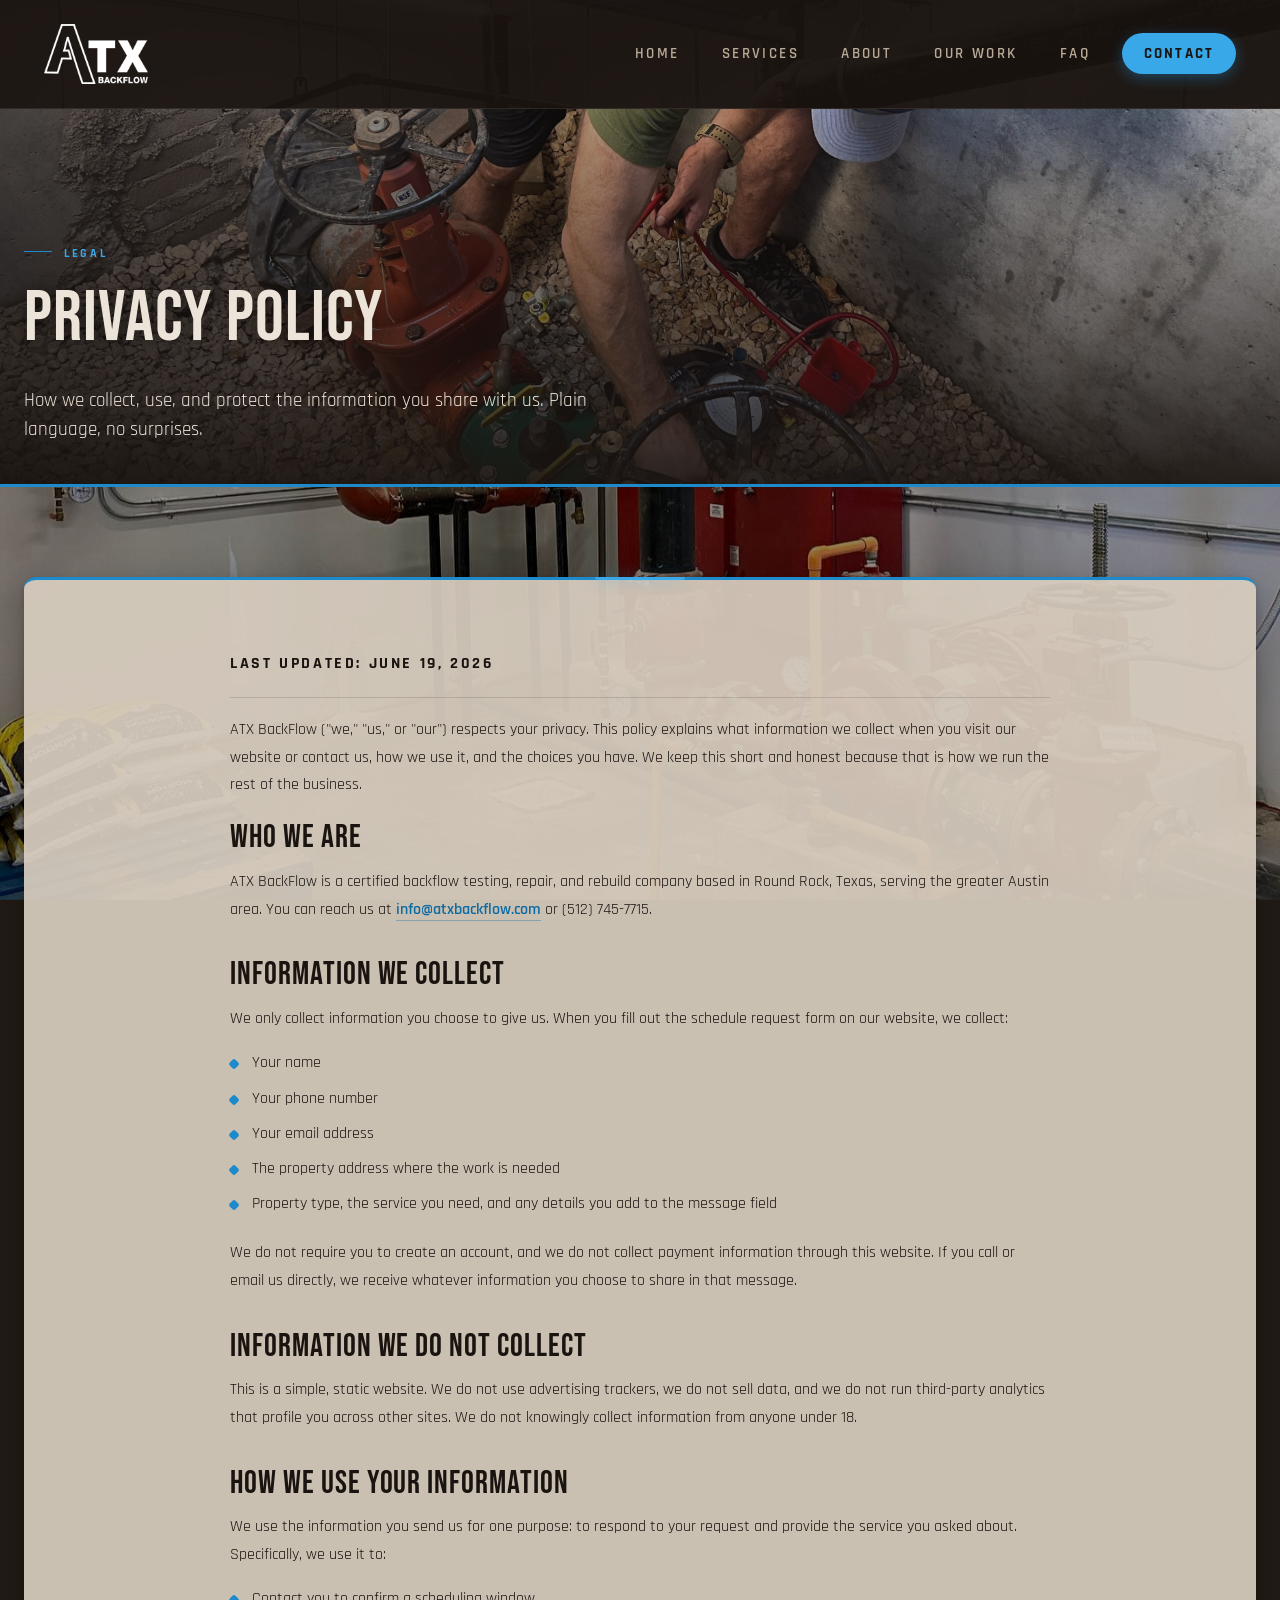
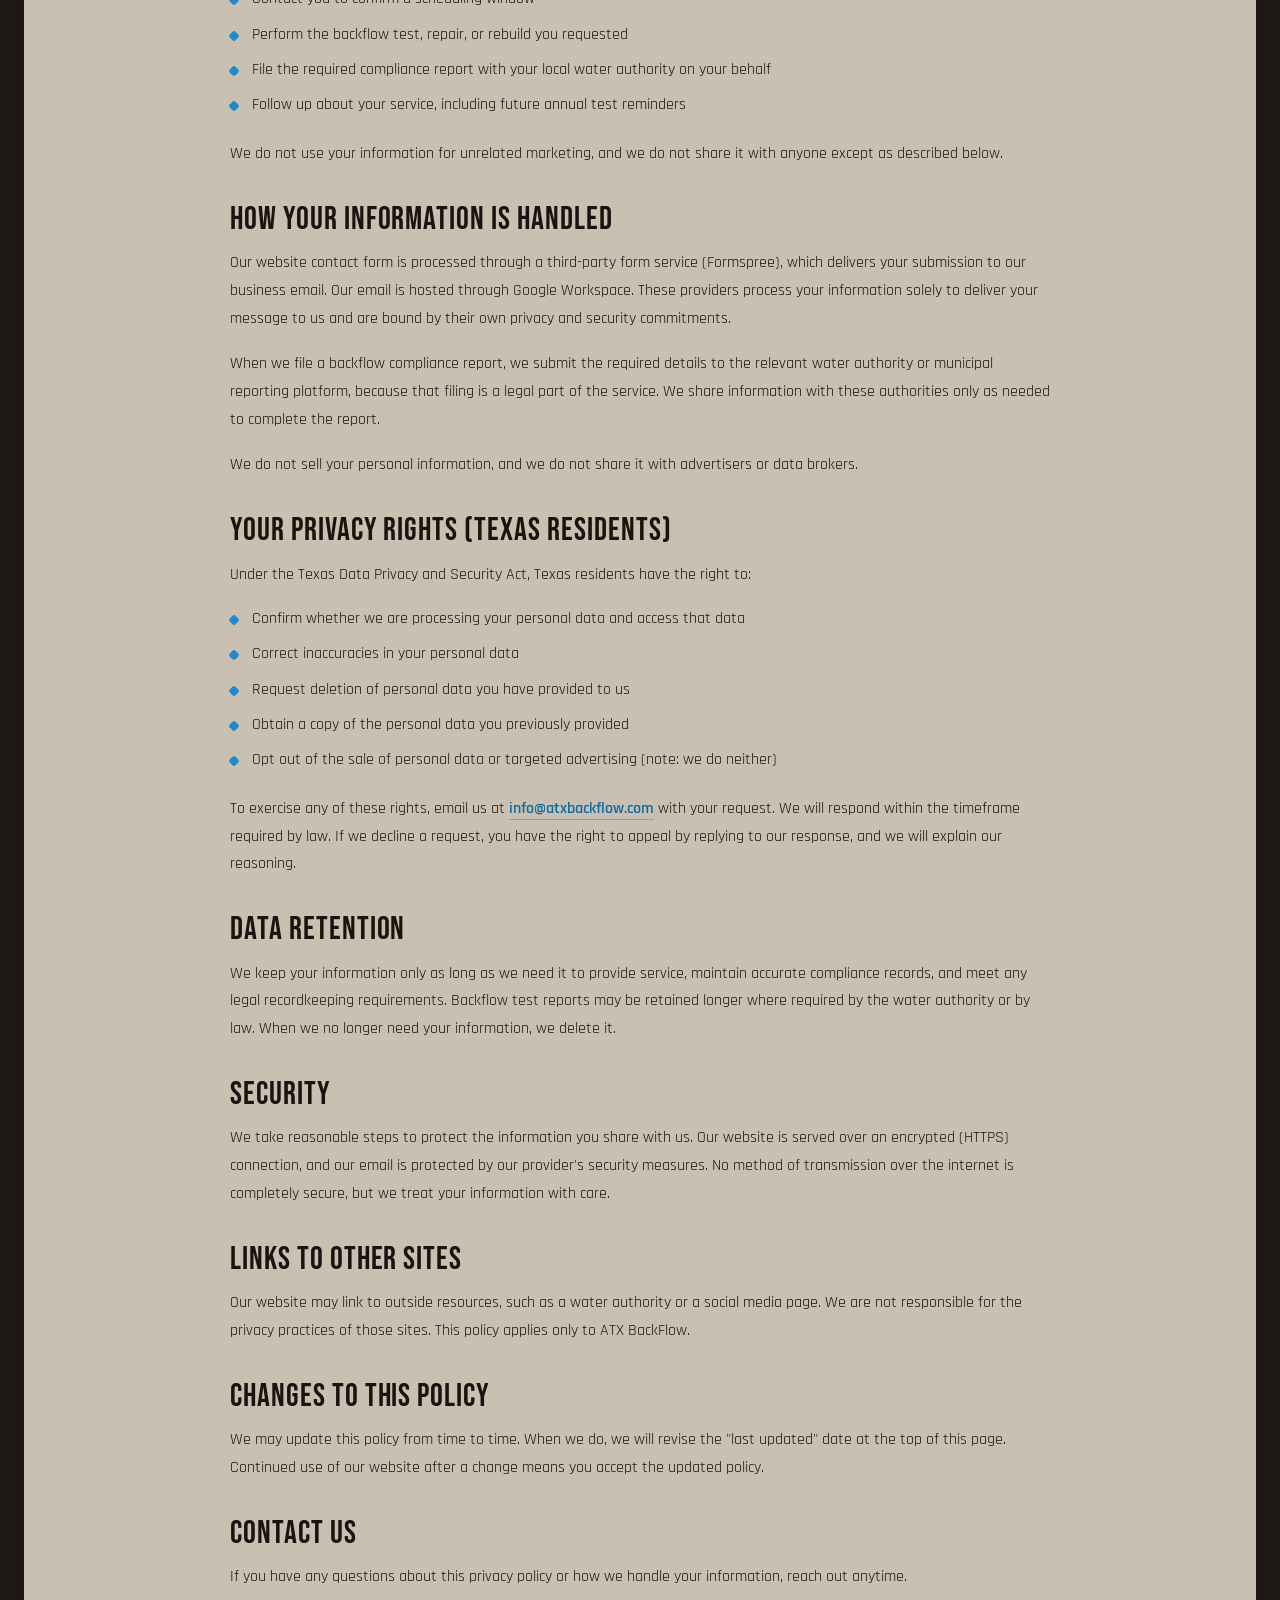
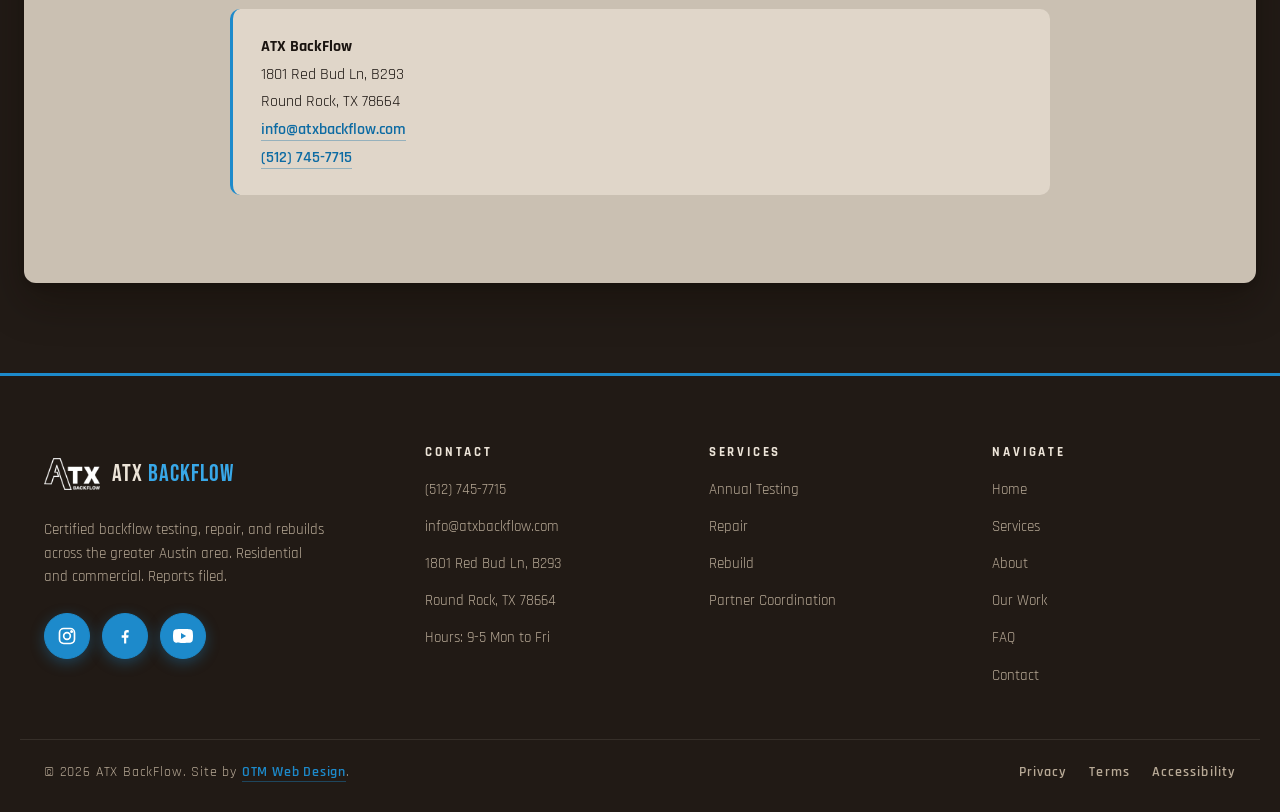
<file: privacy.html>
<!DOCTYPE html>
<html lang="en">
<head>
  <meta charset="UTF-8">
  <meta name="viewport" content="width=device-width, initial-scale=1.0">
  <link rel="preload" as="image" href="assets/hero-faq.jpg" fetchpriority="high">
  <title>Privacy Policy | ATX BackFlow</title>
  <meta name="description" content="ATX BackFlow privacy policy. How we collect, use, and protect the information you share when you contact us or request a backflow test in the greater Austin area.">
  <meta name="robots" content="noindex">

  <!-- Open Graph / Facebook -->
  <meta property="og:type" content="website">
  <meta property="og:site_name" content="ATX BackFlow">
  <meta property="og:title" content="Privacy Policy | ATX BackFlow">
  <meta property="og:description" content="ATX BackFlow privacy policy. How we collect, use, and protect the information you share when you contact us or request a backflow test in the greater Austin area.">
  <meta property="og:url" content="https://atxbackflow.com/privacy.html">
  <meta property="og:image" content="https://atxbackflow.com/assets/og-image.jpg">
  <meta property="og:image:width" content="1200">
  <meta property="og:image:height" content="630">
  <meta property="og:image:alt" content="ATX BackFlow - Certified Backflow Testing in Greater Austin">

  <!-- Twitter Card -->
  <meta name="twitter:card" content="summary_large_image">
  <meta name="twitter:title" content="Privacy Policy | ATX BackFlow">
  <meta name="twitter:description" content="ATX BackFlow privacy policy. How we collect, use, and protect the information you share when you contact us or request a backflow test in the greater Austin area.">
  <meta name="twitter:image" content="https://atxbackflow.com/assets/og-image.jpg">

  <link rel="preconnect" href="https://fonts.googleapis.com">
  <link rel="preconnect" href="https://fonts.gstatic.com" crossorigin>
  <link rel="preload" as="style" href="https://fonts.googleapis.com/css2?family=Bebas+Neue&family=Rajdhani:wght@400;500;600;700&display=swap" onload="this.onload=null;this.rel='stylesheet'">
  <noscript><link href="https://fonts.googleapis.com/css2?family=Bebas+Neue&family=Rajdhani:wght@400;500;600;700&display=swap" rel="stylesheet"></noscript>

  <link rel="stylesheet" href="styles.css">
  <link rel="icon" type="image/png" href="assets/logo.jpg">
</head>
<body data-page="privacy">

  <header class="nav">
    <div class="nav__inner">
      <a href="index.html" class="nav__brand">
        <img src="assets/logo.jpg" alt="ATX BackFlow logo" class="nav__brand-mark">
      </a>

      <button class="nav__hamburger" aria-label="Toggle menu" aria-expanded="false" aria-controls="nav-panel">
        <span></span><span></span><span></span>
      </button>

      <ul class="nav__menu">
        <li><a href="index.html" class="nav__link" data-nav="home">Home</a></li>
        <li><a href="services.html" class="nav__link" data-nav="services">Services</a></li>
        <li><a href="about.html" class="nav__link" data-nav="about">About</a></li>
        <li><a href="our-work.html" class="nav__link" data-nav="our-work">Our Work</a></li>
        <li><a href="faq.html" class="nav__link" data-nav="faq">FAQ</a></li>
        <li><a href="book.html" class="nav__cta">Contact</a></li>
      </ul>
    </div>
  </header>

  <div class="nav-backdrop" aria-hidden="true"></div>
  <nav class="nav-panel" id="nav-panel" aria-label="Mobile navigation">
    <a href="index.html" class="nav-panel__link" data-nav="home">Home</a>
    <a href="services.html" class="nav-panel__link" data-nav="services">Services</a>
    <a href="about.html" class="nav-panel__link" data-nav="about">About</a>
    <a href="our-work.html" class="nav-panel__link" data-nav="our-work">Our Work</a>
    <a href="faq.html" class="nav-panel__link" data-nav="faq">FAQ</a>
    <a href="book.html" class="nav-panel__cta">Contact</a>
  </nav>

  <!-- HERO -->
  <section class="hero hero--page hero--legal">
    <div class="hero__bg" style="background-image: url('assets/hero-faq.jpg');"></div>
    <div class="hero__inner">
      <div class="hero__content">
        <span class="eyebrow">Legal</span>
        <h1>Privacy Policy</h1>
        <p class="hero__lede">How we collect, use, and protect the information you share with us. Plain language, no surprises.</p>
      </div>
    </div>
  </section>

  <!-- LEGAL BODY -->
  <section class="section section-card frame-tab">
    <div class="container reveal">
      <div class="legal-body">
        <p class="legal-updated">Last updated: June 19, 2026</p>

        <p>ATX BackFlow ("we," "us," or "our") respects your privacy. This policy explains what information we collect when you visit our website or contact us, how we use it, and the choices you have. We keep this short and honest because that is how we run the rest of the business.</p>

        <h2>Who We Are</h2>
        <p>ATX BackFlow is a certified backflow testing, repair, and rebuild company based in Round Rock, Texas, serving the greater Austin area. You can reach us at <a href="mailto:info@atxbackflow.com">info@atxbackflow.com</a> or (512) 745-7715.</p>

        <h2>Information We Collect</h2>
        <p>We only collect information you choose to give us. When you fill out the schedule request form on our website, we collect:</p>
        <ul class="legal-list">
          <li>Your name</li>
          <li>Your phone number</li>
          <li>Your email address</li>
          <li>The property address where the work is needed</li>
          <li>Property type, the service you need, and any details you add to the message field</li>
        </ul>
        <p>We do not require you to create an account, and we do not collect payment information through this website. If you call or email us directly, we receive whatever information you choose to share in that message.</p>

        <h2>Information We Do Not Collect</h2>
        <p>This is a simple, static website. We do not use advertising trackers, we do not sell data, and we do not run third-party analytics that profile you across other sites. We do not knowingly collect information from anyone under 18.</p>

        <h2>How We Use Your Information</h2>
        <p>We use the information you send us for one purpose: to respond to your request and provide the service you asked about. Specifically, we use it to:</p>
        <ul class="legal-list">
          <li>Contact you to confirm a scheduling window</li>
          <li>Perform the backflow test, repair, or rebuild you requested</li>
          <li>File the required compliance report with your local water authority on your behalf</li>
          <li>Follow up about your service, including future annual test reminders</li>
        </ul>
        <p>We do not use your information for unrelated marketing, and we do not share it with anyone except as described below.</p>

        <h2>How Your Information Is Handled</h2>
        <p>Our website contact form is processed through a third-party form service (Formspree), which delivers your submission to our business email. Our email is hosted through Google Workspace. These providers process your information solely to deliver your message to us and are bound by their own privacy and security commitments.</p>
        <p>When we file a backflow compliance report, we submit the required details to the relevant water authority or municipal reporting platform, because that filing is a legal part of the service. We share information with these authorities only as needed to complete the report.</p>
        <p>We do not sell your personal information, and we do not share it with advertisers or data brokers.</p>

        <h2>Your Privacy Rights (Texas Residents)</h2>
        <p>Under the Texas Data Privacy and Security Act, Texas residents have the right to:</p>
        <ul class="legal-list">
          <li>Confirm whether we are processing your personal data and access that data</li>
          <li>Correct inaccuracies in your personal data</li>
          <li>Request deletion of personal data you have provided to us</li>
          <li>Obtain a copy of the personal data you previously provided</li>
          <li>Opt out of the sale of personal data or targeted advertising (note: we do neither)</li>
        </ul>
        <p>To exercise any of these rights, email us at <a href="mailto:info@atxbackflow.com">info@atxbackflow.com</a> with your request. We will respond within the timeframe required by law. If we decline a request, you have the right to appeal by replying to our response, and we will explain our reasoning.</p>

        <h2>Data Retention</h2>
        <p>We keep your information only as long as we need it to provide service, maintain accurate compliance records, and meet any legal recordkeeping requirements. Backflow test reports may be retained longer where required by the water authority or by law. When we no longer need your information, we delete it.</p>

        <h2>Security</h2>
        <p>We take reasonable steps to protect the information you share with us. Our website is served over an encrypted (HTTPS) connection, and our email is protected by our provider's security measures. No method of transmission over the internet is completely secure, but we treat your information with care.</p>

        <h2>Links to Other Sites</h2>
        <p>Our website may link to outside resources, such as a water authority or a social media page. We are not responsible for the privacy practices of those sites. This policy applies only to ATX BackFlow.</p>

        <h2>Changes to This Policy</h2>
        <p>We may update this policy from time to time. When we do, we will revise the "last updated" date at the top of this page. Continued use of our website after a change means you accept the updated policy.</p>

        <h2>Contact Us</h2>
        <p>If you have any questions about this privacy policy or how we handle your information, reach out anytime.</p>
        <p class="legal-contact">
          <strong>ATX BackFlow</strong><br>
          1801 Red Bud Ln, B293<br>
          Round Rock, TX 78664<br>
          <a href="mailto:info@atxbackflow.com">info@atxbackflow.com</a><br>
          <a href="tel:5127457715">(512) 745-7715</a>
        </p>
      </div>
    </div>
  </section>

  <!-- FOOTER -->
  <footer class="footer">
    <div class="footer__grid">
      <div>
        <div class="footer__brand">
          <img src="assets/logo.jpg" alt="ATX BackFlow logo" loading="lazy">
          <span class="footer__brand-text">ATX <em>BackFlow</em></span>
        </div>
        <p class="footer__tagline">Certified backflow testing, repair, and rebuilds across the greater Austin area. Residential and commercial. Reports filed.</p>
        <div class="footer__social">
          <a href="https://www.instagram.com/atxbackflow/" target="_blank" rel="noopener" aria-label="Instagram">
            <svg viewBox="0 0 24 24" fill="none" stroke="currentColor" stroke-width="2"><rect x="3" y="3" width="18" height="18" rx="5"/><circle cx="12" cy="12" r="4"/><circle cx="17.5" cy="6.5" r="0.8" fill="currentColor"/></svg>
          </a>
          <a href="https://www.facebook.com/ATXbackflow" target="_blank" rel="noopener" aria-label="Facebook">
            <svg viewBox="0 0 24 24" fill="currentColor"><path d="M13.5 21v-7h2.4l.4-3h-2.8V9.2c0-.9.3-1.5 1.5-1.5h1.5V5c-.3 0-1.1-.1-2.1-.1-2.1 0-3.5 1.3-3.5 3.6V11H8v3h2.9v7h2.6z"/></svg>
          </a>
          <a href="https://www.youtube.com/@ATXBackFlow" target="_blank" rel="noopener" aria-label="YouTube">
            <svg viewBox="0 0 24 24" fill="currentColor"><path d="M23.5 6.2a3 3 0 0 0-2.1-2.1C19.5 3.6 12 3.6 12 3.6s-7.5 0-9.4.5A3 3 0 0 0 .5 6.2 31 31 0 0 0 0 12a31 31 0 0 0 .5 5.8 3 3 0 0 0 2.1 2.1c1.9.5 9.4.5 9.4.5s7.5 0 9.4-.5a3 3 0 0 0 2.1-2.1A31 31 0 0 0 24 12a31 31 0 0 0-.5-5.8zM9.6 15.6V8.4l6.2 3.6z"/></svg>
          </a>
        </div>
      </div>

      <div class="footer__col">
        <h4>Contact</h4>
        <ul class="footer__list">
          <li><a href="tel:5127457715">(512) 745-7715</a></li>
          <li><a href="mailto:info@atxbackflow.com">info@atxbackflow.com</a></li>
          <li><span>1801 Red Bud Ln, B293</span></li>
          <li><span>Round Rock, TX 78664</span></li>
          <li><span>Hours: 9-5 Mon to Fri</span></li>
        </ul>
      </div>

      <div class="footer__col">
        <h4>Services</h4>
        <ul class="footer__list">
          <li><a href="services.html">Annual Testing</a></li>
          <li><a href="services.html">Repair</a></li>
          <li><a href="services.html">Rebuild</a></li>
          <li><a href="services.html">Partner Coordination</a></li>
        </ul>
      </div>

      <div class="footer__col">
        <h4>Navigate</h4>
        <ul class="footer__list">
          <li><a href="index.html">Home</a></li>
          <li><a href="services.html">Services</a></li>
          <li><a href="about.html">About</a></li>
          <li><a href="our-work.html">Our Work</a></li>
          <li><a href="faq.html">FAQ</a></li>
          <li><a href="book.html">Contact</a></li>
        </ul>
      </div>
    </div>

    <div class="footer__bottom">
      <div class="footer__credits">
        &copy; <span data-year>2026</span> ATX BackFlow. Site by <a href="https://otm-designs.com" target="_blank" rel="noopener">OTM Web Design</a>.
      </div>
      <div class="footer__legal-links">
        <a href="privacy.html">Privacy</a>
        <a href="terms.html">Terms</a>
        <a href="accessibility.html">Accessibility</a>
      </div>
    </div>
  </footer>

  <script src="script.js"></script>
</body>
</html>
</file>
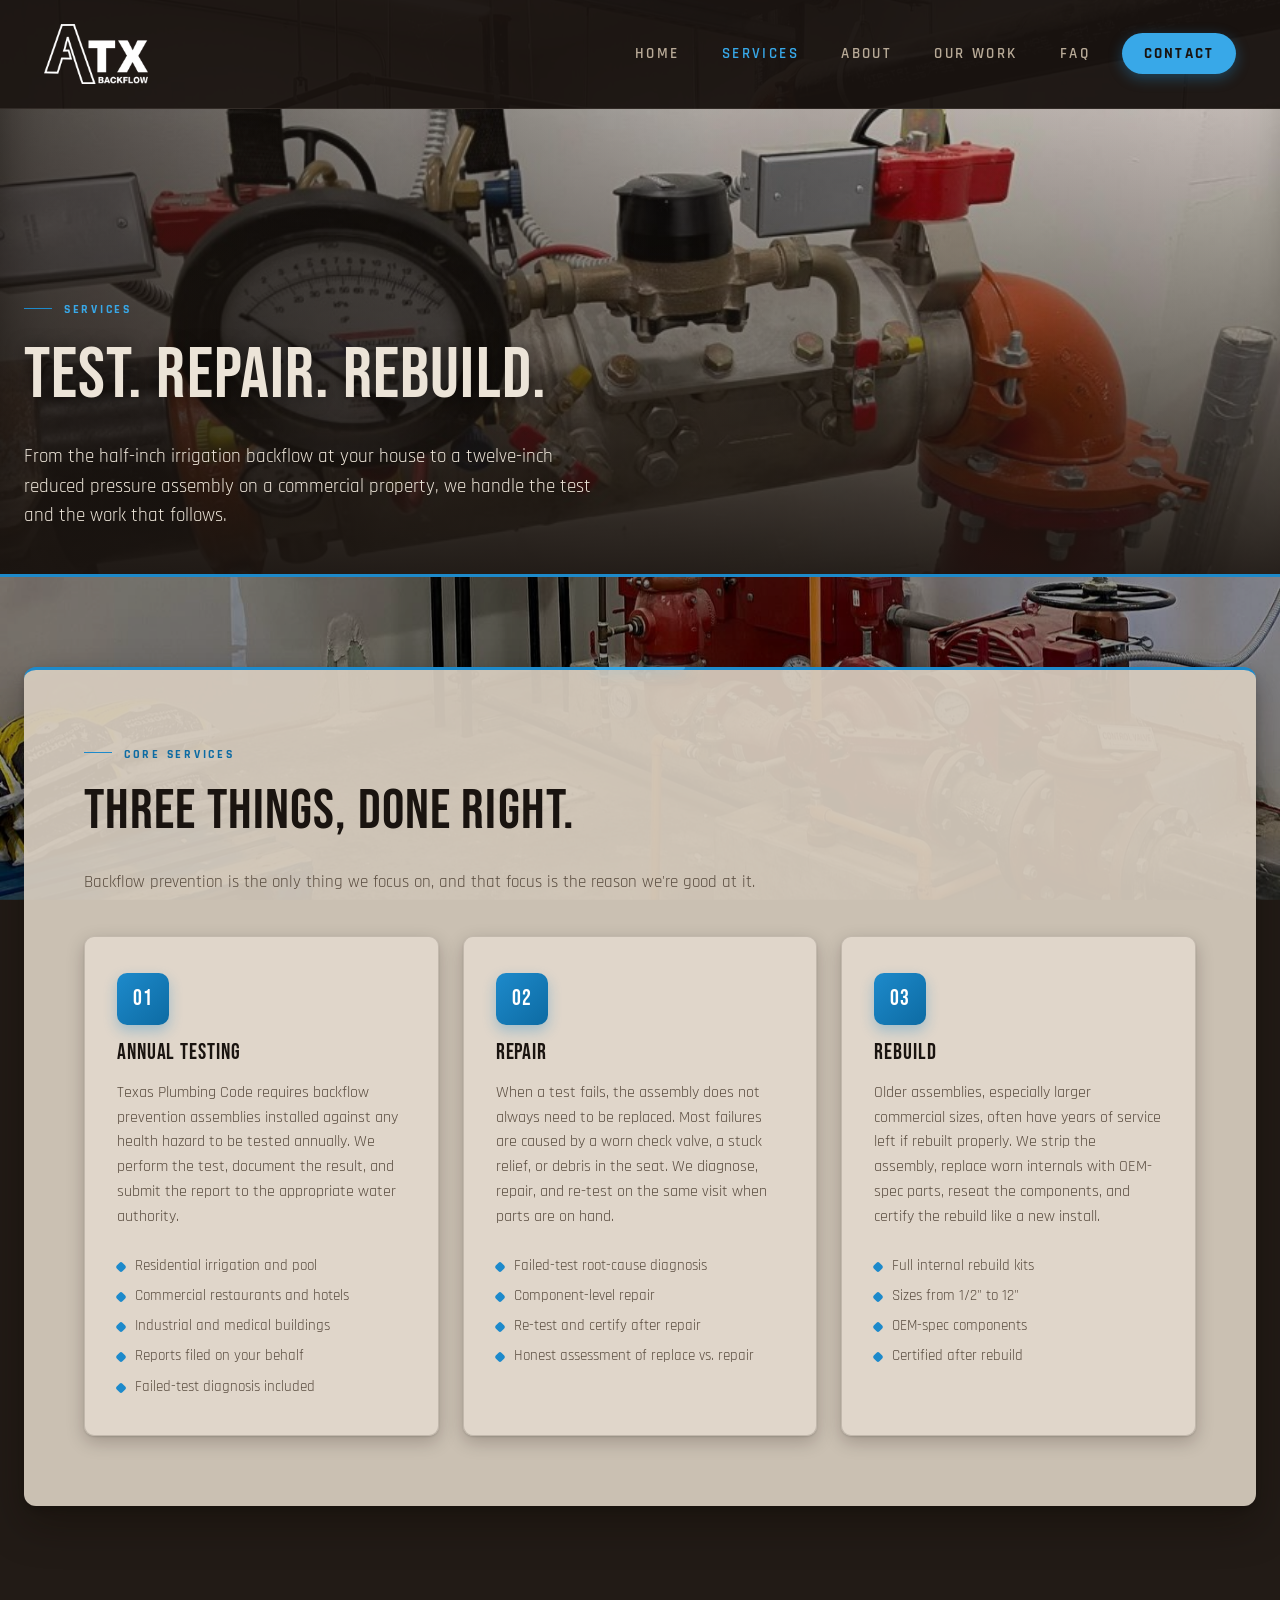
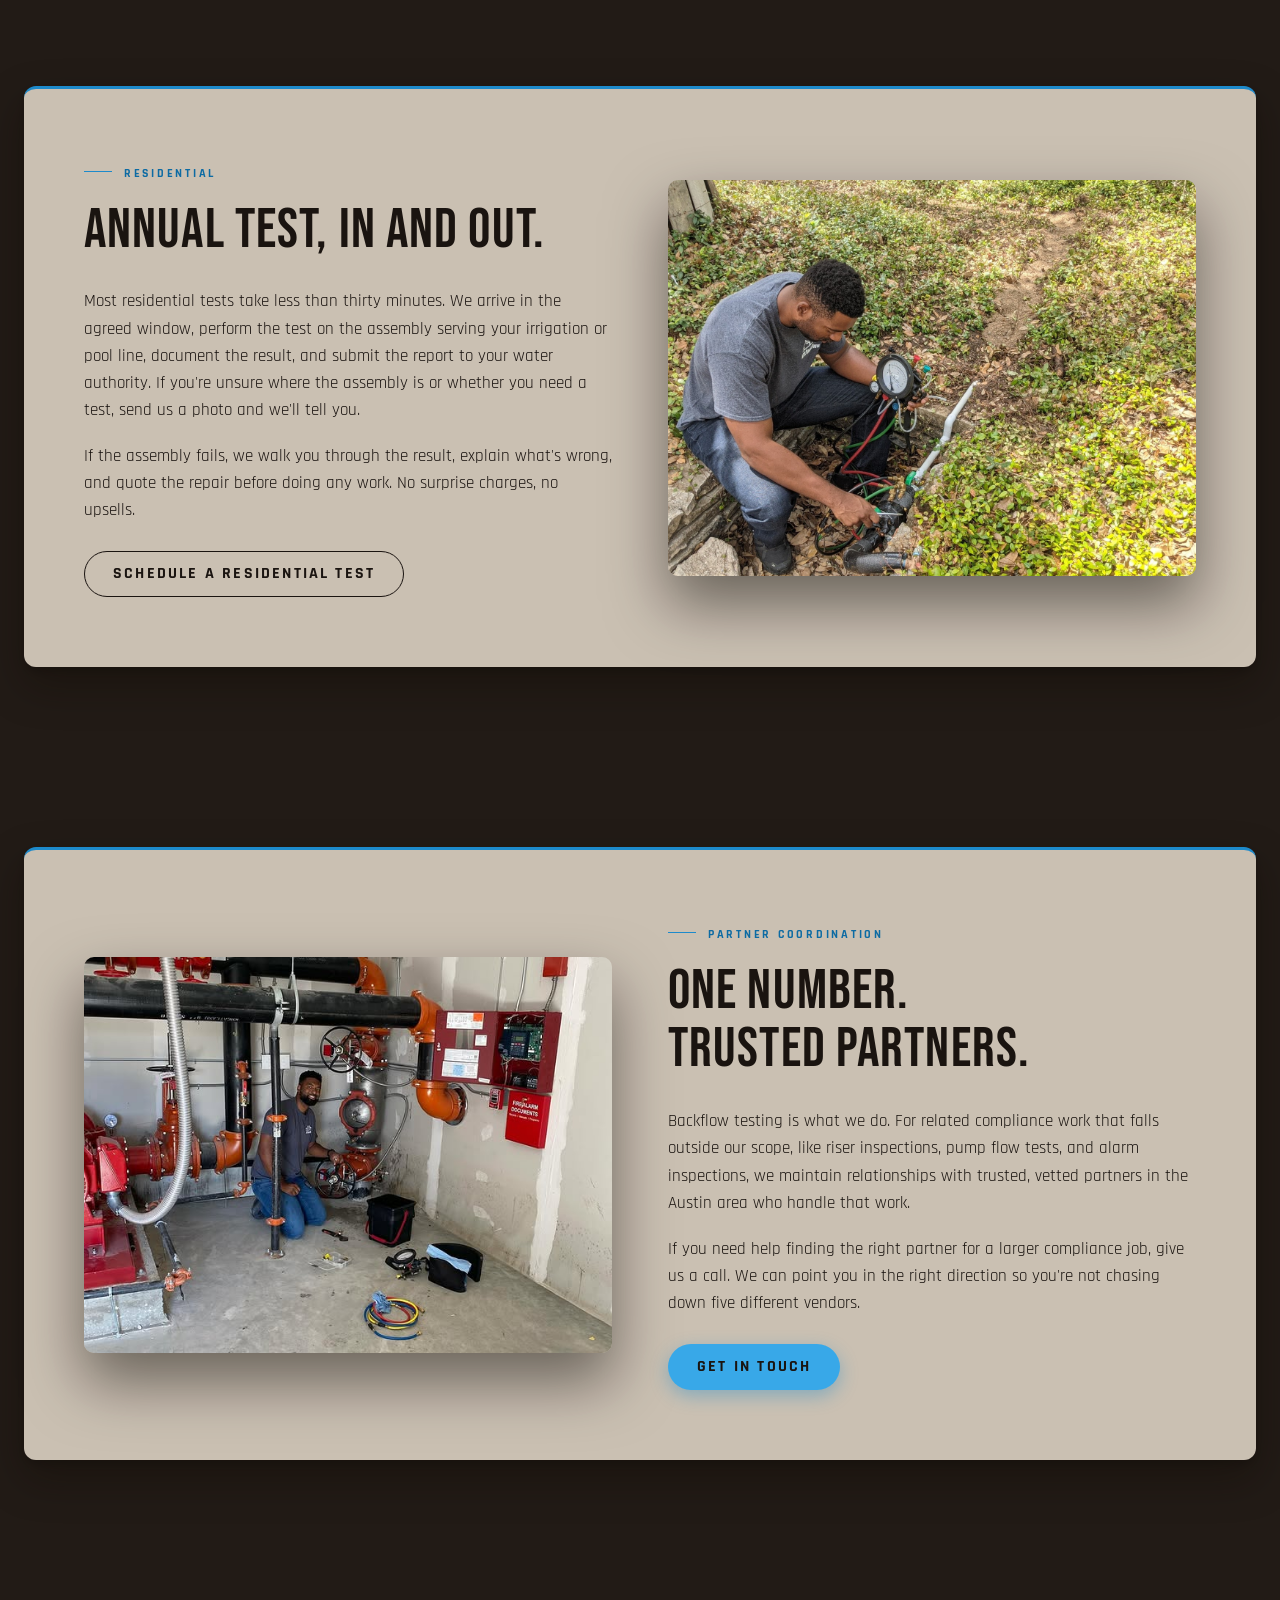
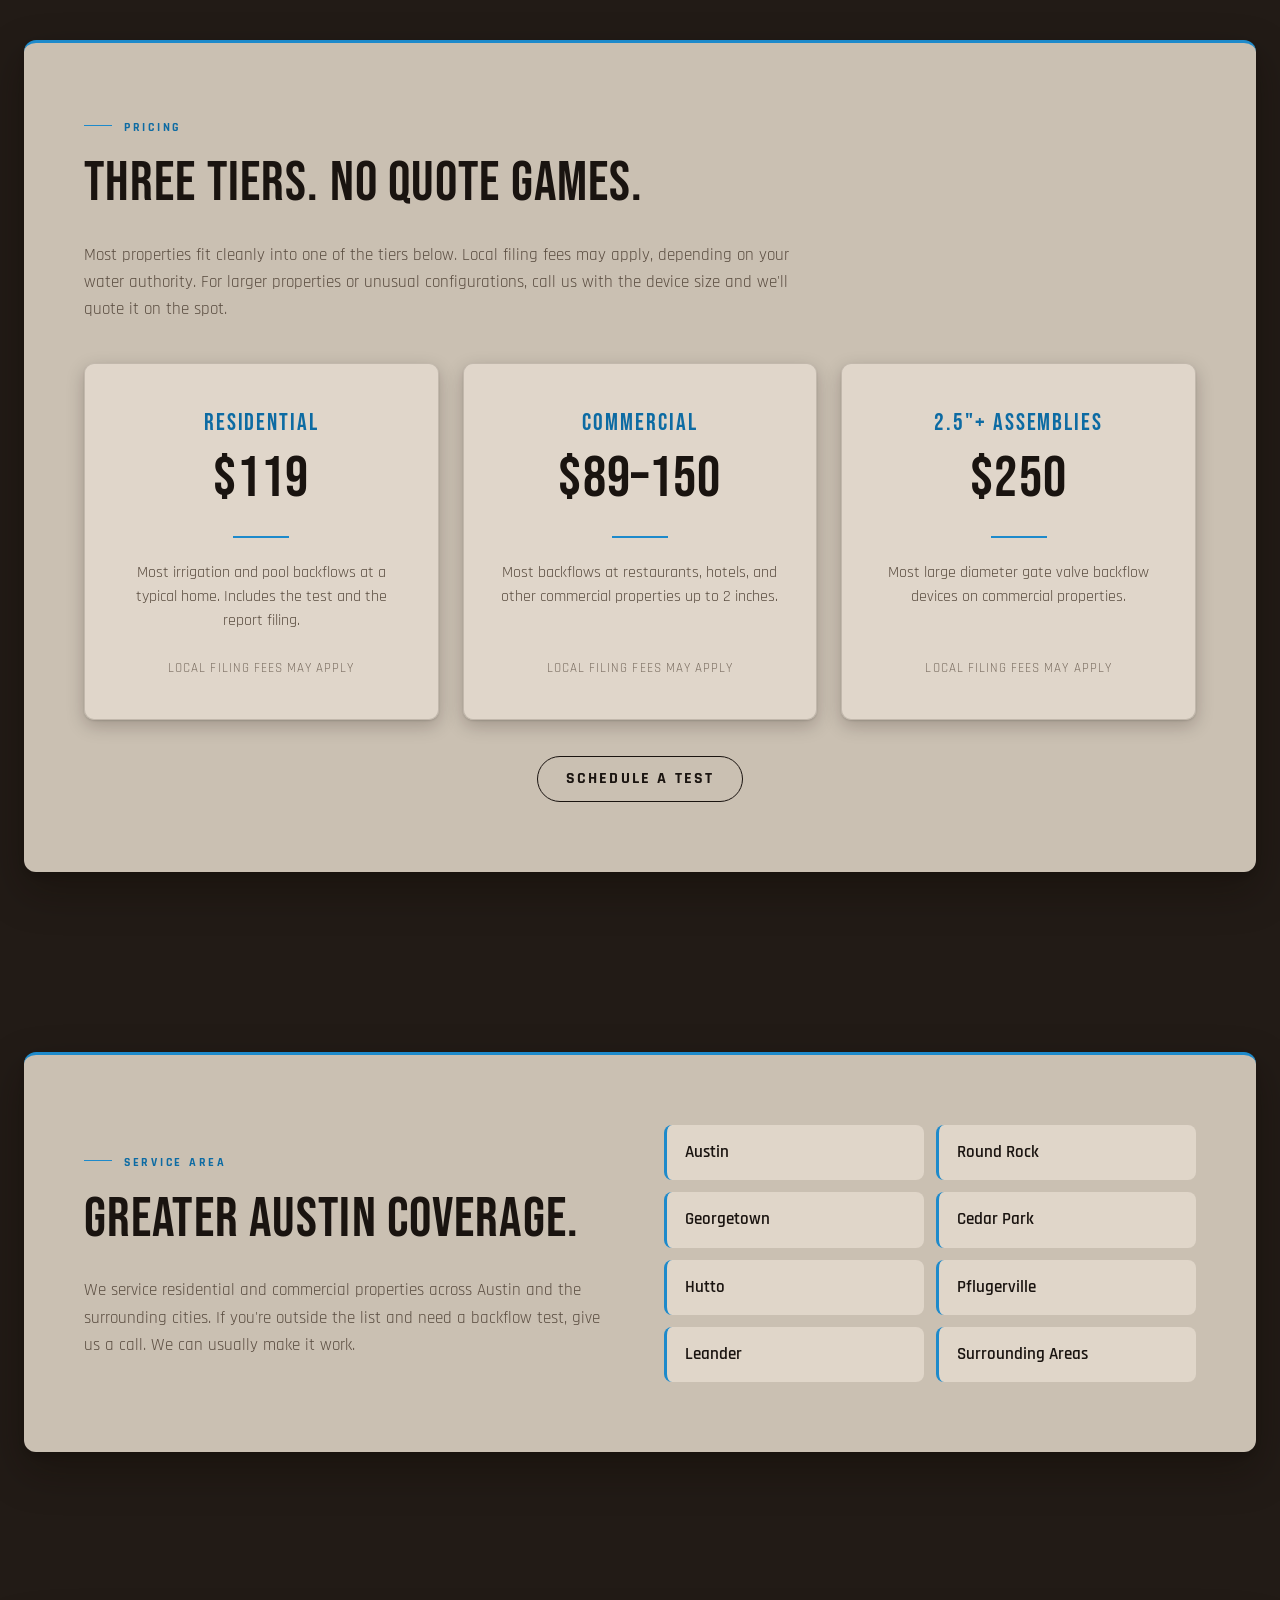
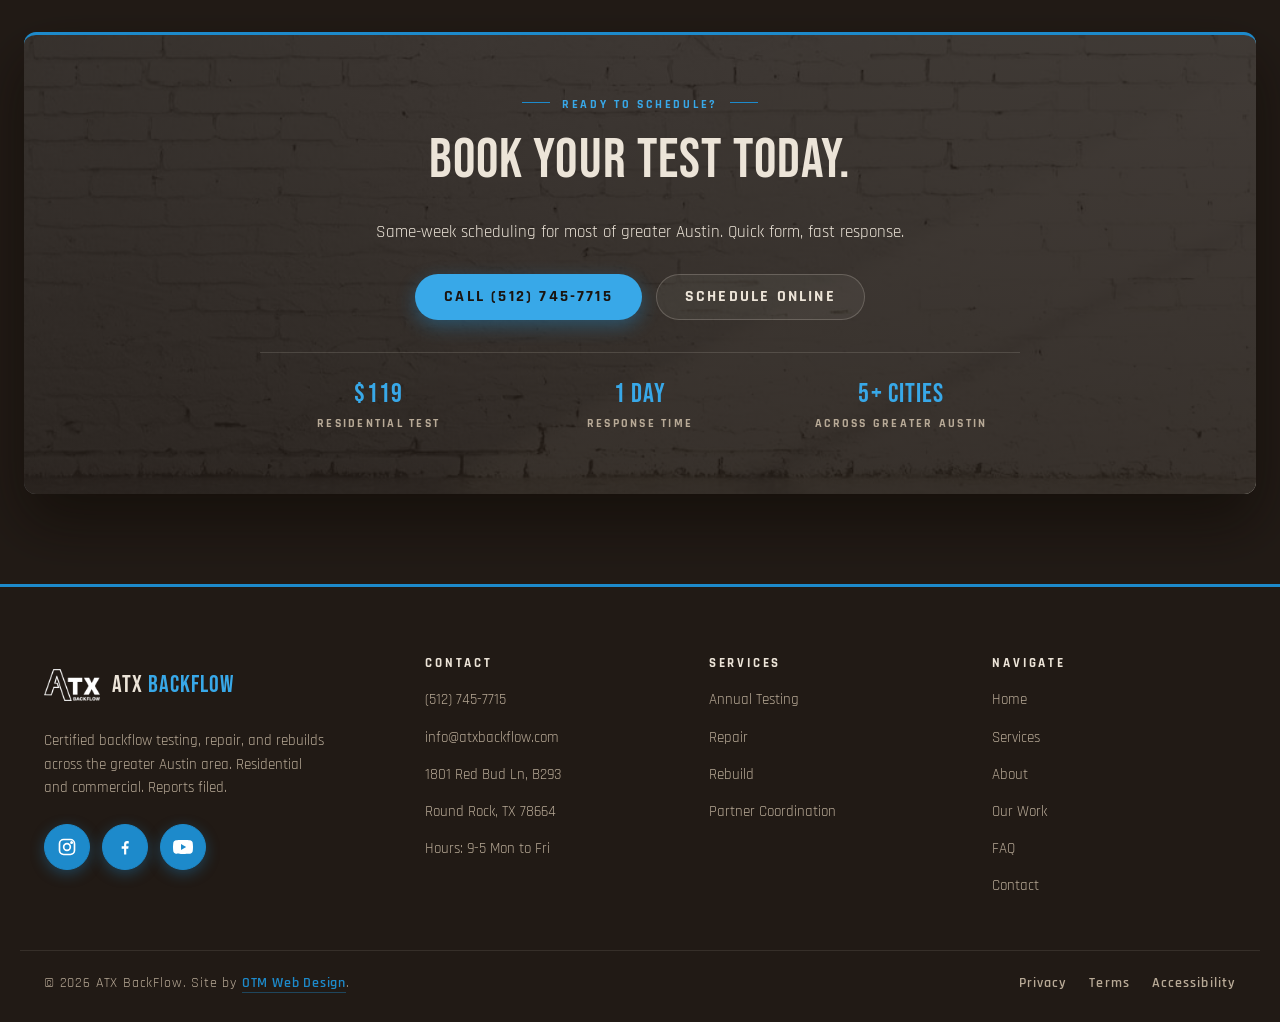
<file: services.html>
<!DOCTYPE html>
<html lang="en">
<head>
  <meta charset="UTF-8">
  <meta name="viewport" content="width=device-width, initial-scale=1.0">
  <link rel="preload" as="image" href="assets/hero-services.jpg" fetchpriority="high">
  <title>Services | ATX BackFlow</title>
  <meta name="description" content="Backflow testing, repair, and rebuild services for residential and commercial properties across the greater Austin area.">

  <!-- Open Graph / Facebook -->
  <meta property="og:type" content="website">
  <meta property="og:site_name" content="ATX BackFlow">
  <meta property="og:title" content="Services | ATX BackFlow">
  <meta property="og:description" content="Backflow testing, repair, and rebuild services for residential and commercial properties across the greater Austin area.">
  <meta property="og:url" content="https://atxbackflow.com/services.html">
  <meta property="og:image" content="https://atxbackflow.com/assets/og-image.jpg">
  <meta property="og:image:width" content="1200">
  <meta property="og:image:height" content="630">
  <meta property="og:image:alt" content="ATX BackFlow - Certified Backflow Testing in Greater Austin">

  <!-- Twitter Card -->
  <meta name="twitter:card" content="summary_large_image">
  <meta name="twitter:title" content="Services | ATX BackFlow">
  <meta name="twitter:description" content="Backflow testing, repair, and rebuild services for residential and commercial properties across the greater Austin area.">
  <meta name="twitter:image" content="https://atxbackflow.com/assets/og-image.jpg">

  <link rel="preconnect" href="https://fonts.googleapis.com">
  <link rel="preconnect" href="https://fonts.gstatic.com" crossorigin>
  <link rel="preload" as="style" href="https://fonts.googleapis.com/css2?family=Bebas+Neue&family=Rajdhani:wght@400;500;600;700&display=swap" onload="this.onload=null;this.rel='stylesheet'">
  <noscript><link href="https://fonts.googleapis.com/css2?family=Bebas+Neue&family=Rajdhani:wght@400;500;600;700&display=swap" rel="stylesheet"></noscript>

  <link rel="stylesheet" href="styles.css">
  <link rel="icon" type="image/png" href="assets/logo.jpg">
</head>
<body data-page="services">

  <header class="nav">
    <div class="nav__inner">
      <a href="index.html" class="nav__brand">
        <img src="assets/logo.jpg" alt="ATX BackFlow logo" class="nav__brand-mark">
      </a>

      <button class="nav__hamburger" aria-label="Toggle menu" aria-expanded="false" aria-controls="nav-panel">
        <span></span><span></span><span></span>
      </button>

      <ul class="nav__menu">
        <li><a href="index.html" class="nav__link" data-nav="home">Home</a></li>
        <li><a href="services.html" class="nav__link" data-nav="services">Services</a></li>
        <li><a href="about.html" class="nav__link" data-nav="about">About</a></li>
        <li><a href="our-work.html" class="nav__link" data-nav="our-work">Our Work</a></li>
        <li><a href="faq.html" class="nav__link" data-nav="faq">FAQ</a></li>
        <li><a href="book.html" class="nav__cta">Contact</a></li>
      </ul>
    </div>
  </header>

  <div class="nav-backdrop" aria-hidden="true"></div>
  <nav class="nav-panel" id="nav-panel" aria-label="Mobile navigation">
    <a href="index.html" class="nav-panel__link" data-nav="home">Home</a>
    <a href="services.html" class="nav-panel__link" data-nav="services">Services</a>
    <a href="about.html" class="nav-panel__link" data-nav="about">About</a>
    <a href="our-work.html" class="nav-panel__link" data-nav="our-work">Our Work</a>
    <a href="faq.html" class="nav-panel__link" data-nav="faq">FAQ</a>
    <a href="book.html" class="nav-panel__cta">Contact</a>
  </nav>

  <!-- HERO -->
  <section class="hero hero--page">
    <div class="hero__bg" style="background-image: url('assets/hero-services.jpg');"></div>
    <div class="hero__inner">
      <div class="hero__content">
        <span class="eyebrow">Services</span>
        <h1>Test. Repair. Rebuild.</h1>
        <p class="hero__lede">From the half-inch irrigation backflow at your house to a twelve-inch reduced pressure assembly on a commercial property, we handle the test and the work that follows.</p>
      </div>
    </div>
  </section>

  <!-- CORE SERVICES -->
  <section class="section section-card frame-tab">
    <div class="container reveal">
      <div style="max-width: 720px;">
        <span class="eyebrow">Core Services</span>
        <h2>Three Things, Done Right.</h2>
        <p class="muted" style="font-size: 1.05rem;">Backflow prevention is the only thing we focus on, and that focus is the reason we're good at it.</p>
      </div>

      <div class="services-grid">
        <article class="service-card">
          <div class="service-card__icon">01</div>
          <h3>Annual Testing</h3>
          <p>Texas Plumbing Code requires backflow prevention assemblies installed against any health hazard to be tested annually. We perform the test, document the result, and submit the report to the appropriate water authority.</p>
          <ul class="service-card__list">
            <li>Residential irrigation and pool</li>
            <li>Commercial restaurants and hotels</li>
            <li>Industrial and medical buildings</li>
            <li>Reports filed on your behalf</li>
            <li>Failed-test diagnosis included</li>
          </ul>
        </article>

        <article class="service-card">
          <div class="service-card__icon">02</div>
          <h3>Repair</h3>
          <p>When a test fails, the assembly does not always need to be replaced. Most failures are caused by a worn check valve, a stuck relief, or debris in the seat. We diagnose, repair, and re-test on the same visit when parts are on hand.</p>
          <ul class="service-card__list">
            <li>Failed-test root-cause diagnosis</li>
            <li>Component-level repair</li>
            <li>Re-test and certify after repair</li>
            <li>Honest assessment of replace vs. repair</li>
          </ul>
        </article>

        <article class="service-card">
          <div class="service-card__icon">03</div>
          <h3>Rebuild</h3>
          <p>Older assemblies, especially larger commercial sizes, often have years of service left if rebuilt properly. We strip the assembly, replace worn internals with OEM-spec parts, reseat the components, and certify the rebuild like a new install.</p>
          <ul class="service-card__list">
            <li>Full internal rebuild kits</li>
            <li>Sizes from 1/2" to 12"</li>
            <li>OEM-spec components</li>
            <li>Certified after rebuild</li>
          </ul>
        </article>
      </div>
    </div>
  </section>

  <!-- RESIDENTIAL FEATURE -->
  <section class="section section-card">
    <div class="container reveal">
      <div class="feature feature--reverse">
        <div class="feature__media">
          <img src="assets/service-residential.jpg" alt="Technician performing residential backflow test with gauges" loading="lazy">
        </div>
        <div>
          <span class="eyebrow">Residential</span>
          <h2>Annual Test, In and Out.</h2>
          <p>Most residential tests take less than thirty minutes. We arrive in the agreed window, perform the test on the assembly serving your irrigation or pool line, document the result, and submit the report to your water authority. If you're unsure where the assembly is or whether you need a test, send us a photo and we'll tell you.</p>
          <p>If the assembly fails, we walk you through the result, explain what's wrong, and quote the repair before doing any work. No surprise charges, no upsells.</p>
          <a href="book.html" class="btn btn--outline" style="margin-top: 8px;">Schedule a Residential Test</a>
        </div>
      </div>
    </div>
  </section>

  <!-- PARTNER COORDINATION -->
  <section class="section section-card">
    <div class="container reveal">
      <div class="feature">
        <div class="feature__media">
          <img src="assets/service-commercial.jpg" alt="Commercial backflow assembly in a mechanical room" loading="lazy">
        </div>
        <div>
          <span class="eyebrow">Partner Coordination</span>
          <h2>One Number. Trusted Partners.</h2>
          <p>Backflow testing is what we do. For related compliance work that falls outside our scope, like riser inspections, pump flow tests, and alarm inspections, we maintain relationships with trusted, vetted partners in the Austin area who handle that work.</p>
          <p>If you need help finding the right partner for a larger compliance job, give us a call. We can point you in the right direction so you're not chasing down five different vendors.</p>
          <a href="book.html" class="btn btn--primary" style="margin-top: 8px;">Get in Touch</a>
        </div>
      </div>
    </div>
  </section>

  <!-- PRICING -->
  <section class="section section-card">
    <div class="container reveal">
      <div style="max-width: 720px;">
        <span class="eyebrow">Pricing</span>
        <h2>Three Tiers. No Quote Games.</h2>
        <p class="muted" style="font-size: 1.05rem;">Most properties fit cleanly into one of the tiers below. Local filing fees may apply, depending on your water authority. For larger properties or unusual configurations, call us with the device size and we'll quote it on the spot.</p>
      </div>

      <div class="pricing-grid">
        <div class="price-card">
          <div class="price-card__label">Residential</div>
          <div class="price-card__amount">$119</div>
          <div class="price-card__divider"></div>
          <p class="price-card__desc">Most irrigation and pool backflows at a typical home. Includes the test and the report filing.</p>
          <div class="price-card__note">Local filing fees may apply</div>
        </div>

        <div class="price-card">
          <div class="price-card__label">Commercial</div>
          <div class="price-card__amount">$89&ndash;150</div>
          <div class="price-card__divider"></div>
          <p class="price-card__desc">Most backflows at restaurants, hotels, and other commercial properties up to 2 inches.</p>
          <div class="price-card__note">Local filing fees may apply</div>
        </div>

        <div class="price-card">
          <div class="price-card__label">2.5"+ Assemblies</div>
          <div class="price-card__amount">$250</div>
          <div class="price-card__divider"></div>
          <p class="price-card__desc">Most large diameter gate valve backflow devices on commercial properties.</p>
          <div class="price-card__note">Local filing fees may apply</div>
        </div>
      </div>

      <div style="margin-top: 36px; text-align: center;">
        <a href="book.html" class="btn btn--outline">Schedule a Test</a>
      </div>
    </div>
  </section>

  <!-- SERVICE AREA -->
  <section class="section section-card">
    <div class="container reveal">
      <div class="service-area-layout">
        <div>
          <span class="eyebrow">Service Area</span>
          <h2>Greater Austin Coverage.</h2>
          <p class="muted">We service residential and commercial properties across Austin and the surrounding cities. If you're outside the list and need a backflow test, give us a call. We can usually make it work.</p>
        </div>
        <div>
          <ul class="service-area-grid">
            <li class="service-area-tile">Austin</li>
            <li class="service-area-tile">Round Rock</li>
            <li class="service-area-tile">Georgetown</li>
            <li class="service-area-tile">Cedar Park</li>
            <li class="service-area-tile">Hutto</li>
            <li class="service-area-tile">Pflugerville</li>
            <li class="service-area-tile">Leander</li>
            <li class="service-area-tile">Surrounding Areas</li>
          </ul>
        </div>
      </div>
    </div>
  </section>
  <!-- CTA STRIP -->
  <section class="section section-card section-card--deep has-bg">
    <div class="container reveal">
      <div class="cta-strip__inner">
        <span class="eyebrow eyebrow--centered">Ready to Schedule?</span>
        <h2>Book Your Test Today.</h2>
        <p class="cta-strip__lede">Same-week scheduling for most of greater Austin. Quick form, fast response.</p>
        <div class="cta-strip__actions">
          <a href="tel:5127457715" class="btn btn--primary">Call (512) 745-7715</a>
          <a href="book.html" class="btn btn--ghost">Schedule Online</a>
        </div>
        <div class="cta-trust">
          <div class="cta-trust__item">
            <div class="cta-trust__value">$119</div>
            <div class="cta-trust__label">Residential Test</div>
          </div>
          <div class="cta-trust__item">
            <div class="cta-trust__value">1 Day</div>
            <div class="cta-trust__label">Response Time</div>
          </div>
          <div class="cta-trust__item">
            <div class="cta-trust__value">5+ Cities</div>
            <div class="cta-trust__label">Across Greater Austin</div>
          </div>
        </div>
      </div>
    </div>
  </section>

  <!-- FOOTER -->
  <footer class="footer">
    <div class="footer__grid">
      <div>
        <div class="footer__brand">
          <img src="assets/logo.jpg" alt="ATX BackFlow logo" loading="lazy">
          <span class="footer__brand-text">ATX <em>BackFlow</em></span>
        </div>
        <p class="footer__tagline">Certified backflow testing, repair, and rebuilds across the greater Austin area. Residential and commercial. Reports filed.</p>
        <div class="footer__social">
          <a href="https://www.instagram.com/atxbackflow/" target="_blank" rel="noopener" aria-label="Instagram">
            <svg viewBox="0 0 24 24" fill="none" stroke="currentColor" stroke-width="2"><rect x="3" y="3" width="18" height="18" rx="5"/><circle cx="12" cy="12" r="4"/><circle cx="17.5" cy="6.5" r="0.8" fill="currentColor"/></svg>
          </a>
          <a href="https://www.facebook.com/ATXbackflow" target="_blank" rel="noopener" aria-label="Facebook">
            <svg viewBox="0 0 24 24" fill="currentColor"><path d="M13.5 21v-7h2.4l.4-3h-2.8V9.2c0-.9.3-1.5 1.5-1.5h1.5V5c-.3 0-1.1-.1-2.1-.1-2.1 0-3.5 1.3-3.5 3.6V11H8v3h2.9v7h2.6z"/></svg>
          </a>
          <a href="https://www.youtube.com/@ATXBackFlow" target="_blank" rel="noopener" aria-label="YouTube">
            <svg viewBox="0 0 24 24" fill="currentColor"><path d="M23.5 6.2a3 3 0 0 0-2.1-2.1C19.5 3.6 12 3.6 12 3.6s-7.5 0-9.4.5A3 3 0 0 0 .5 6.2 31 31 0 0 0 0 12a31 31 0 0 0 .5 5.8 3 3 0 0 0 2.1 2.1c1.9.5 9.4.5 9.4.5s7.5 0 9.4-.5a3 3 0 0 0 2.1-2.1A31 31 0 0 0 24 12a31 31 0 0 0-.5-5.8zM9.6 15.6V8.4l6.2 3.6z"/></svg>
          </a>
        </div>
      </div>

      <div class="footer__col">
        <h4>Contact</h4>
        <ul class="footer__list">
          <li><a href="tel:5127457715">(512) 745-7715</a></li>
          <li><a href="mailto:info@atxbackflow.com">info@atxbackflow.com</a></li>
          <li><span>1801 Red Bud Ln, B293</span></li>
          <li><span>Round Rock, TX 78664</span></li>
          <li><span>Hours: 9-5 Mon to Fri</span></li>
        </ul>
      </div>

      <div class="footer__col">
        <h4>Services</h4>
        <ul class="footer__list">
          <li><a href="services.html">Annual Testing</a></li>
          <li><a href="services.html">Repair</a></li>
          <li><a href="services.html">Rebuild</a></li>
          <li><a href="services.html">Partner Coordination</a></li>
        </ul>
      </div>

      <div class="footer__col">
        <h4>Navigate</h4>
        <ul class="footer__list">
          <li><a href="index.html">Home</a></li>
          <li><a href="services.html">Services</a></li>
          <li><a href="about.html">About</a></li>
          <li><a href="our-work.html">Our Work</a></li>
          <li><a href="faq.html">FAQ</a></li>
          <li><a href="book.html">Contact</a></li>
        </ul>
      </div>
    </div>

    <div class="footer__bottom">
      <div class="footer__credits">
        &copy; <span data-year>2026</span> ATX BackFlow. Site by <a href="https://otm-designs.com" target="_blank" rel="noopener">OTM Web Design</a>.
      </div>
      <div class="footer__legal-links">
        <a href="privacy.html">Privacy</a>
        <a href="terms.html">Terms</a>
        <a href="accessibility.html">Accessibility</a>
      </div>
    </div>
  </footer>

  <script src="script.js"></script>
</body>
</html>
</file>
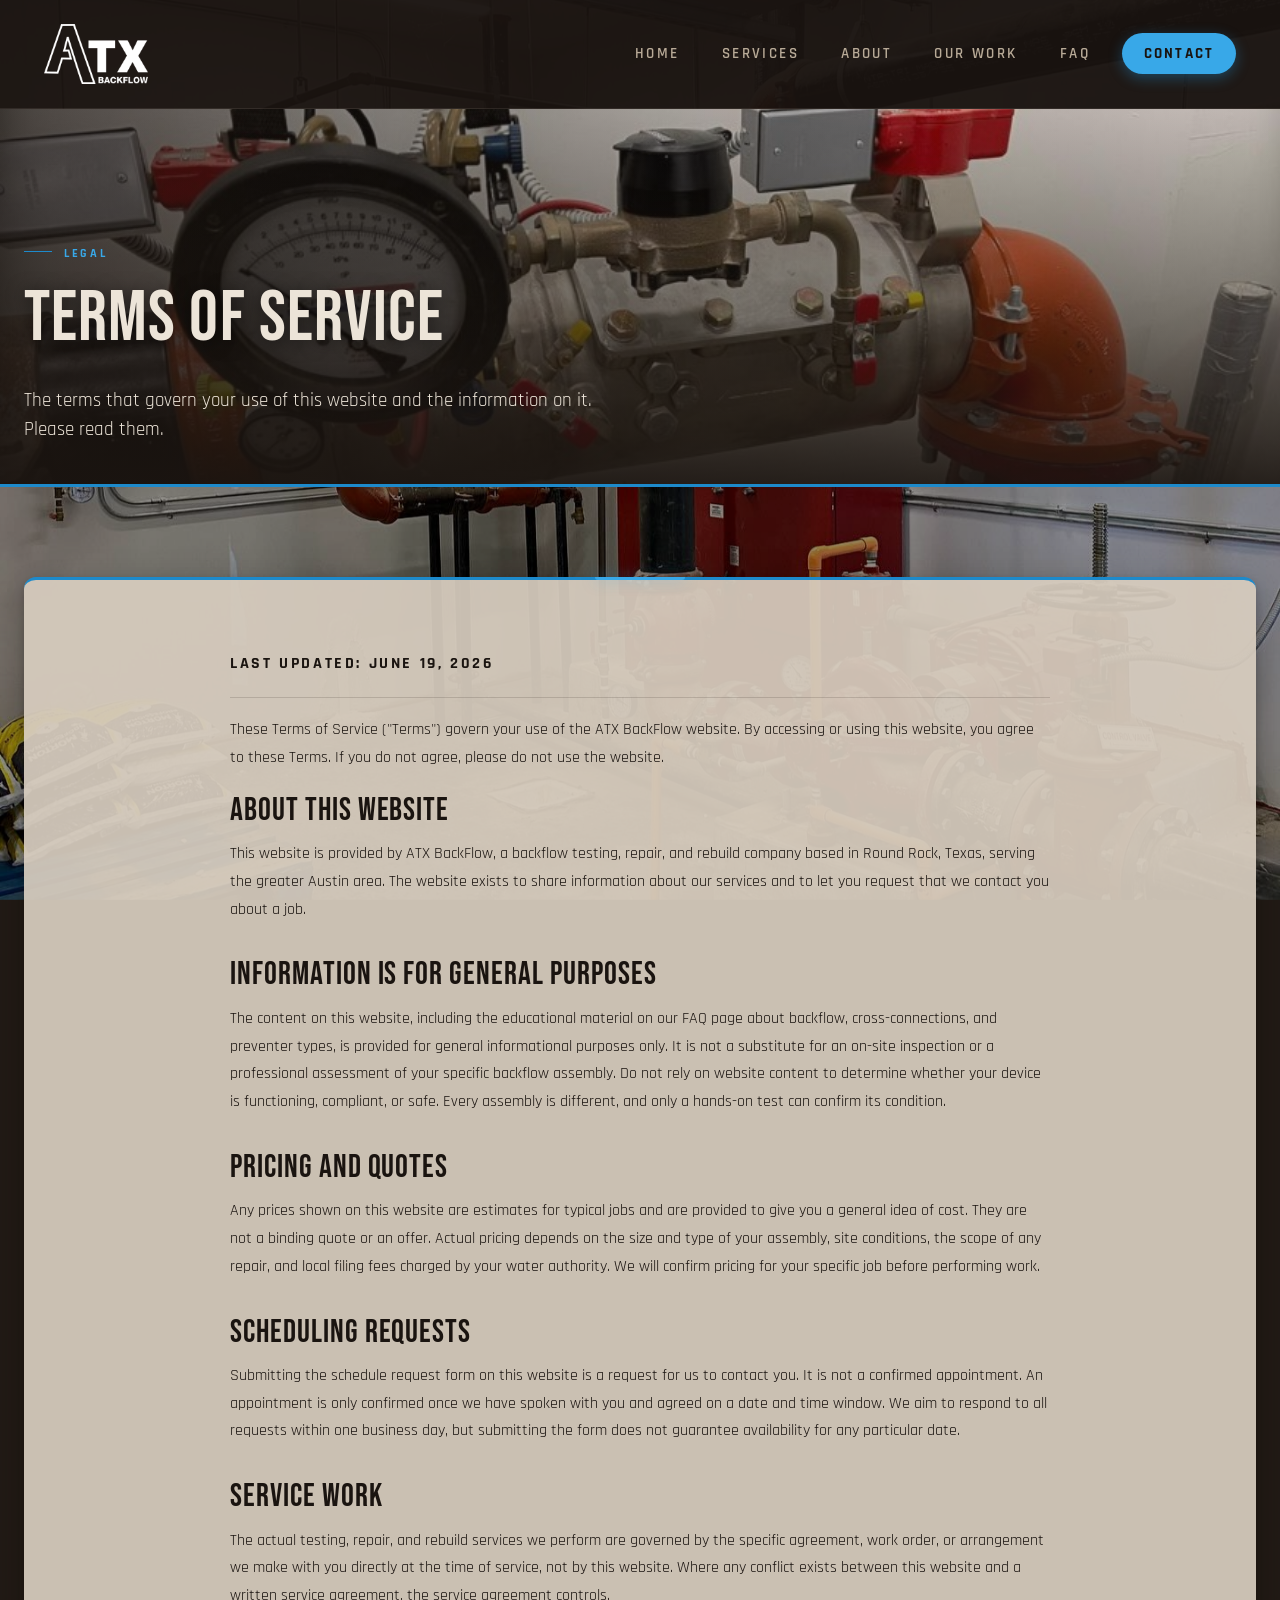
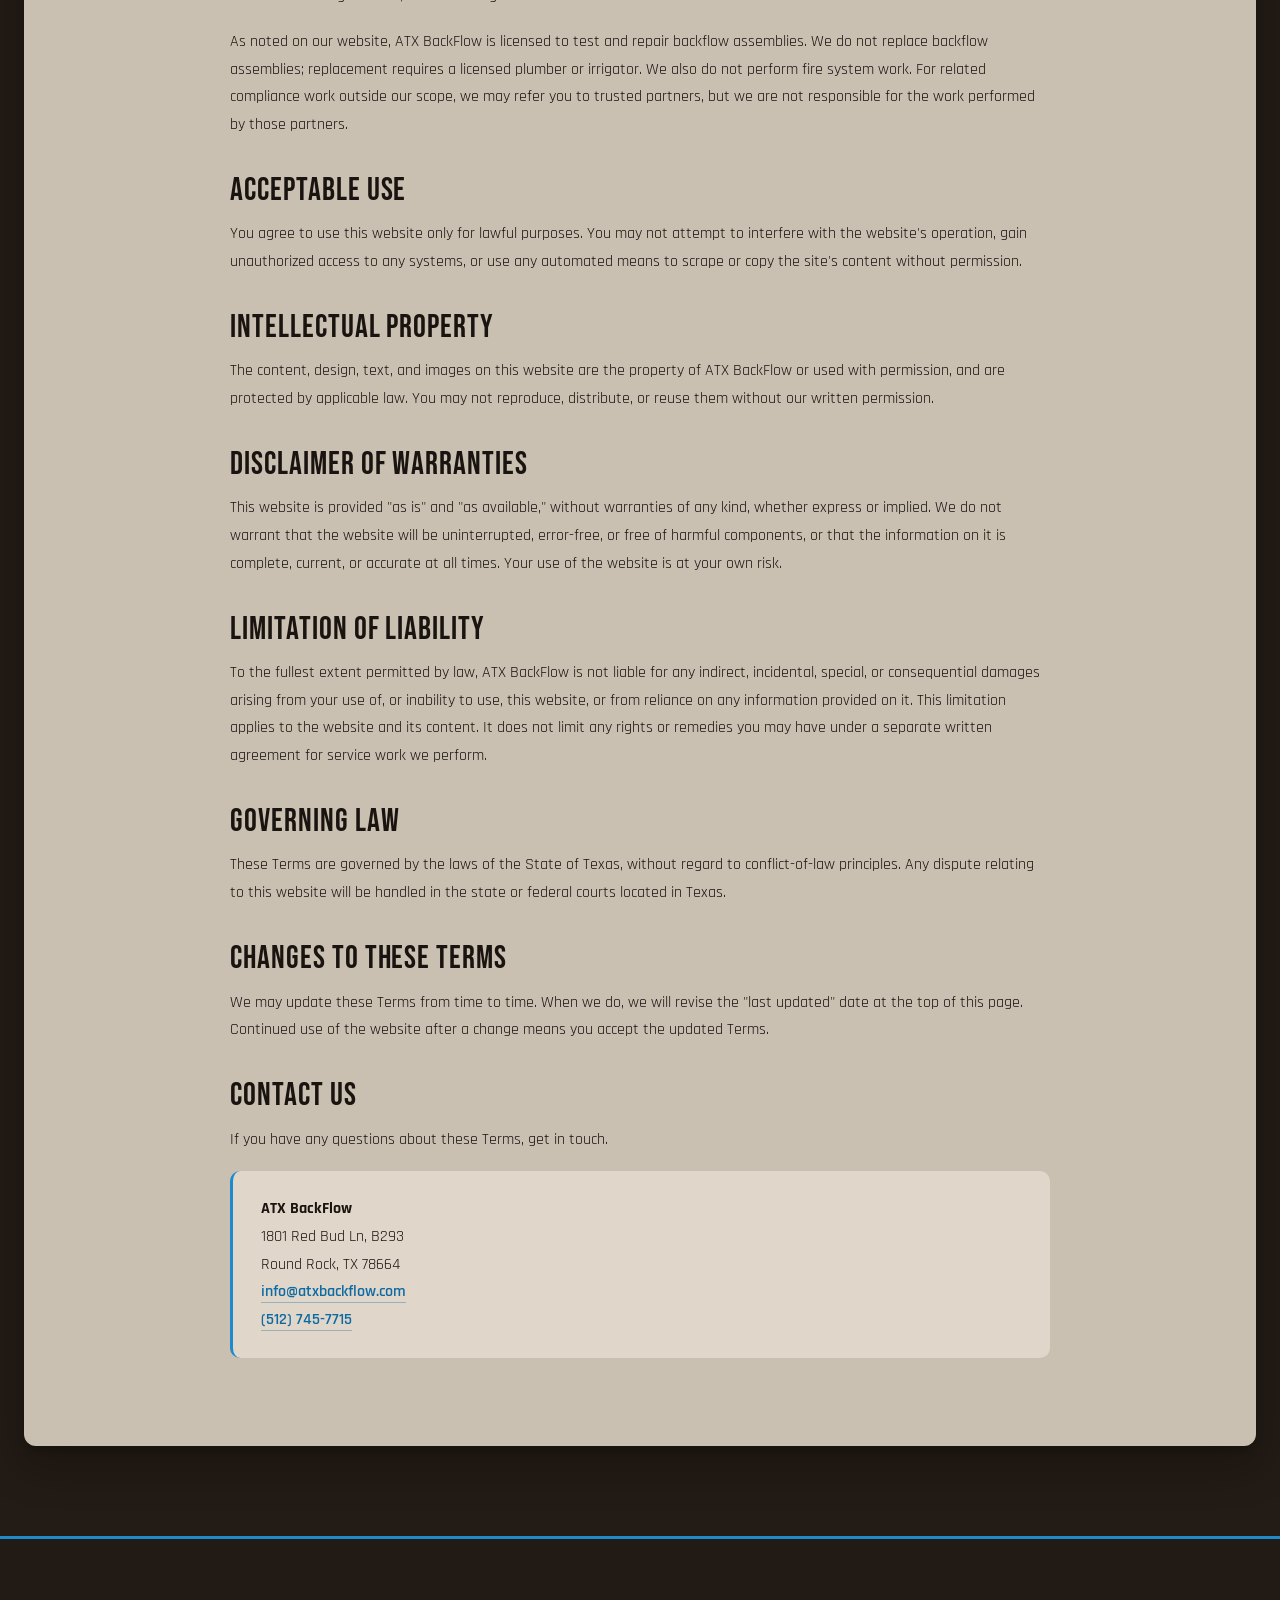
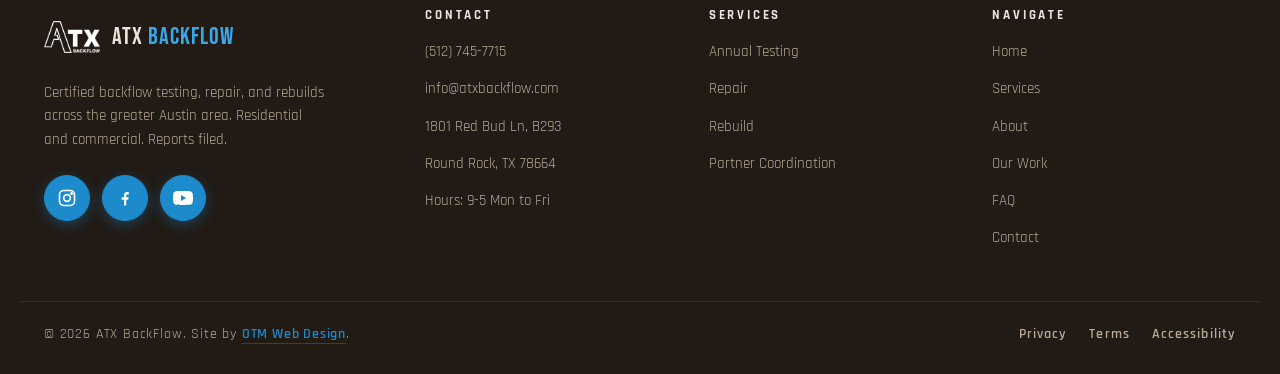
<file: terms.html>
<!DOCTYPE html>
<html lang="en">
<head>
  <meta charset="UTF-8">
  <meta name="viewport" content="width=device-width, initial-scale=1.0">
  <link rel="preload" as="image" href="assets/hero-services.jpg" fetchpriority="high">
  <title>Terms of Service | ATX BackFlow</title>
  <meta name="description" content="ATX BackFlow terms of service. The terms that govern your use of our website and the information provided on it.">
  <meta name="robots" content="noindex">

  <!-- Open Graph / Facebook -->
  <meta property="og:type" content="website">
  <meta property="og:site_name" content="ATX BackFlow">
  <meta property="og:title" content="Terms of Service | ATX BackFlow">
  <meta property="og:description" content="ATX BackFlow terms of service. The terms that govern your use of our website and the information provided on it.">
  <meta property="og:url" content="https://atxbackflow.com/terms.html">
  <meta property="og:image" content="https://atxbackflow.com/assets/og-image.jpg">
  <meta property="og:image:width" content="1200">
  <meta property="og:image:height" content="630">
  <meta property="og:image:alt" content="ATX BackFlow - Certified Backflow Testing in Greater Austin">

  <!-- Twitter Card -->
  <meta name="twitter:card" content="summary_large_image">
  <meta name="twitter:title" content="Terms of Service | ATX BackFlow">
  <meta name="twitter:description" content="ATX BackFlow terms of service. The terms that govern your use of our website and the information provided on it.">
  <meta name="twitter:image" content="https://atxbackflow.com/assets/og-image.jpg">

  <link rel="preconnect" href="https://fonts.googleapis.com">
  <link rel="preconnect" href="https://fonts.gstatic.com" crossorigin>
  <link rel="preload" as="style" href="https://fonts.googleapis.com/css2?family=Bebas+Neue&family=Rajdhani:wght@400;500;600;700&display=swap" onload="this.onload=null;this.rel='stylesheet'">
  <noscript><link href="https://fonts.googleapis.com/css2?family=Bebas+Neue&family=Rajdhani:wght@400;500;600;700&display=swap" rel="stylesheet"></noscript>

  <link rel="stylesheet" href="styles.css">
  <link rel="icon" type="image/png" href="assets/logo.jpg">
</head>
<body data-page="terms">

  <header class="nav">
    <div class="nav__inner">
      <a href="index.html" class="nav__brand">
        <img src="assets/logo.jpg" alt="ATX BackFlow logo" class="nav__brand-mark">
      </a>

      <button class="nav__hamburger" aria-label="Toggle menu" aria-expanded="false" aria-controls="nav-panel">
        <span></span><span></span><span></span>
      </button>

      <ul class="nav__menu">
        <li><a href="index.html" class="nav__link" data-nav="home">Home</a></li>
        <li><a href="services.html" class="nav__link" data-nav="services">Services</a></li>
        <li><a href="about.html" class="nav__link" data-nav="about">About</a></li>
        <li><a href="our-work.html" class="nav__link" data-nav="our-work">Our Work</a></li>
        <li><a href="faq.html" class="nav__link" data-nav="faq">FAQ</a></li>
        <li><a href="book.html" class="nav__cta">Contact</a></li>
      </ul>
    </div>
  </header>

  <div class="nav-backdrop" aria-hidden="true"></div>
  <nav class="nav-panel" id="nav-panel" aria-label="Mobile navigation">
    <a href="index.html" class="nav-panel__link" data-nav="home">Home</a>
    <a href="services.html" class="nav-panel__link" data-nav="services">Services</a>
    <a href="about.html" class="nav-panel__link" data-nav="about">About</a>
    <a href="our-work.html" class="nav-panel__link" data-nav="our-work">Our Work</a>
    <a href="faq.html" class="nav-panel__link" data-nav="faq">FAQ</a>
    <a href="book.html" class="nav-panel__cta">Contact</a>
  </nav>

  <!-- HERO -->
  <section class="hero hero--page hero--legal">
    <div class="hero__bg" style="background-image: url('assets/hero-services.jpg');"></div>
    <div class="hero__inner">
      <div class="hero__content">
        <span class="eyebrow">Legal</span>
        <h1>Terms of Service</h1>
        <p class="hero__lede">The terms that govern your use of this website and the information on it. Please read them.</p>
      </div>
    </div>
  </section>

  <!-- LEGAL BODY -->
  <section class="section section-card frame-tab">
    <div class="container reveal">
      <div class="legal-body">
        <p class="legal-updated">Last updated: June 19, 2026</p>

        <p>These Terms of Service ("Terms") govern your use of the ATX BackFlow website. By accessing or using this website, you agree to these Terms. If you do not agree, please do not use the website.</p>

        <h2>About This Website</h2>
        <p>This website is provided by ATX BackFlow, a backflow testing, repair, and rebuild company based in Round Rock, Texas, serving the greater Austin area. The website exists to share information about our services and to let you request that we contact you about a job.</p>

        <h2>Information Is for General Purposes</h2>
        <p>The content on this website, including the educational material on our FAQ page about backflow, cross-connections, and preventer types, is provided for general informational purposes only. It is not a substitute for an on-site inspection or a professional assessment of your specific backflow assembly. Do not rely on website content to determine whether your device is functioning, compliant, or safe. Every assembly is different, and only a hands-on test can confirm its condition.</p>

        <h2>Pricing and Quotes</h2>
        <p>Any prices shown on this website are estimates for typical jobs and are provided to give you a general idea of cost. They are not a binding quote or an offer. Actual pricing depends on the size and type of your assembly, site conditions, the scope of any repair, and local filing fees charged by your water authority. We will confirm pricing for your specific job before performing work.</p>

        <h2>Scheduling Requests</h2>
        <p>Submitting the schedule request form on this website is a request for us to contact you. It is not a confirmed appointment. An appointment is only confirmed once we have spoken with you and agreed on a date and time window. We aim to respond to all requests within one business day, but submitting the form does not guarantee availability for any particular date.</p>

        <h2>Service Work</h2>
        <p>The actual testing, repair, and rebuild services we perform are governed by the specific agreement, work order, or arrangement we make with you directly at the time of service, not by this website. Where any conflict exists between this website and a written service agreement, the service agreement controls.</p>
        <p>As noted on our website, ATX BackFlow is licensed to test and repair backflow assemblies. We do not replace backflow assemblies; replacement requires a licensed plumber or irrigator. We also do not perform fire system work. For related compliance work outside our scope, we may refer you to trusted partners, but we are not responsible for the work performed by those partners.</p>

        <h2>Acceptable Use</h2>
        <p>You agree to use this website only for lawful purposes. You may not attempt to interfere with the website's operation, gain unauthorized access to any systems, or use any automated means to scrape or copy the site's content without permission.</p>

        <h2>Intellectual Property</h2>
        <p>The content, design, text, and images on this website are the property of ATX BackFlow or used with permission, and are protected by applicable law. You may not reproduce, distribute, or reuse them without our written permission.</p>

        <h2>Disclaimer of Warranties</h2>
        <p>This website is provided "as is" and "as available," without warranties of any kind, whether express or implied. We do not warrant that the website will be uninterrupted, error-free, or free of harmful components, or that the information on it is complete, current, or accurate at all times. Your use of the website is at your own risk.</p>

        <h2>Limitation of Liability</h2>
        <p>To the fullest extent permitted by law, ATX BackFlow is not liable for any indirect, incidental, special, or consequential damages arising from your use of, or inability to use, this website, or from reliance on any information provided on it. This limitation applies to the website and its content. It does not limit any rights or remedies you may have under a separate written agreement for service work we perform.</p>

        <h2>Governing Law</h2>
        <p>These Terms are governed by the laws of the State of Texas, without regard to conflict-of-law principles. Any dispute relating to this website will be handled in the state or federal courts located in Texas.</p>

        <h2>Changes to These Terms</h2>
        <p>We may update these Terms from time to time. When we do, we will revise the "last updated" date at the top of this page. Continued use of the website after a change means you accept the updated Terms.</p>

        <h2>Contact Us</h2>
        <p>If you have any questions about these Terms, get in touch.</p>
        <p class="legal-contact">
          <strong>ATX BackFlow</strong><br>
          1801 Red Bud Ln, B293<br>
          Round Rock, TX 78664<br>
          <a href="mailto:info@atxbackflow.com">info@atxbackflow.com</a><br>
          <a href="tel:5127457715">(512) 745-7715</a>
        </p>
      </div>
    </div>
  </section>

  <!-- FOOTER -->
  <footer class="footer">
    <div class="footer__grid">
      <div>
        <div class="footer__brand">
          <img src="assets/logo.jpg" alt="ATX BackFlow logo" loading="lazy">
          <span class="footer__brand-text">ATX <em>BackFlow</em></span>
        </div>
        <p class="footer__tagline">Certified backflow testing, repair, and rebuilds across the greater Austin area. Residential and commercial. Reports filed.</p>
        <div class="footer__social">
          <a href="https://www.instagram.com/atxbackflow/" target="_blank" rel="noopener" aria-label="Instagram">
            <svg viewBox="0 0 24 24" fill="none" stroke="currentColor" stroke-width="2"><rect x="3" y="3" width="18" height="18" rx="5"/><circle cx="12" cy="12" r="4"/><circle cx="17.5" cy="6.5" r="0.8" fill="currentColor"/></svg>
          </a>
          <a href="https://www.facebook.com/ATXbackflow" target="_blank" rel="noopener" aria-label="Facebook">
            <svg viewBox="0 0 24 24" fill="currentColor"><path d="M13.5 21v-7h2.4l.4-3h-2.8V9.2c0-.9.3-1.5 1.5-1.5h1.5V5c-.3 0-1.1-.1-2.1-.1-2.1 0-3.5 1.3-3.5 3.6V11H8v3h2.9v7h2.6z"/></svg>
          </a>
          <a href="https://www.youtube.com/@ATXBackFlow" target="_blank" rel="noopener" aria-label="YouTube">
            <svg viewBox="0 0 24 24" fill="currentColor"><path d="M23.5 6.2a3 3 0 0 0-2.1-2.1C19.5 3.6 12 3.6 12 3.6s-7.5 0-9.4.5A3 3 0 0 0 .5 6.2 31 31 0 0 0 0 12a31 31 0 0 0 .5 5.8 3 3 0 0 0 2.1 2.1c1.9.5 9.4.5 9.4.5s7.5 0 9.4-.5a3 3 0 0 0 2.1-2.1A31 31 0 0 0 24 12a31 31 0 0 0-.5-5.8zM9.6 15.6V8.4l6.2 3.6z"/></svg>
          </a>
        </div>
      </div>

      <div class="footer__col">
        <h4>Contact</h4>
        <ul class="footer__list">
          <li><a href="tel:5127457715">(512) 745-7715</a></li>
          <li><a href="mailto:info@atxbackflow.com">info@atxbackflow.com</a></li>
          <li><span>1801 Red Bud Ln, B293</span></li>
          <li><span>Round Rock, TX 78664</span></li>
          <li><span>Hours: 9-5 Mon to Fri</span></li>
        </ul>
      </div>

      <div class="footer__col">
        <h4>Services</h4>
        <ul class="footer__list">
          <li><a href="services.html">Annual Testing</a></li>
          <li><a href="services.html">Repair</a></li>
          <li><a href="services.html">Rebuild</a></li>
          <li><a href="services.html">Partner Coordination</a></li>
        </ul>
      </div>

      <div class="footer__col">
        <h4>Navigate</h4>
        <ul class="footer__list">
          <li><a href="index.html">Home</a></li>
          <li><a href="services.html">Services</a></li>
          <li><a href="about.html">About</a></li>
          <li><a href="our-work.html">Our Work</a></li>
          <li><a href="faq.html">FAQ</a></li>
          <li><a href="book.html">Contact</a></li>
        </ul>
      </div>
    </div>

    <div class="footer__bottom">
      <div class="footer__credits">
        &copy; <span data-year>2026</span> ATX BackFlow. Site by <a href="https://otm-designs.com" target="_blank" rel="noopener">OTM Web Design</a>.
      </div>
      <div class="footer__legal-links">
        <a href="privacy.html">Privacy</a>
        <a href="terms.html">Terms</a>
        <a href="accessibility.html">Accessibility</a>
      </div>
    </div>
  </footer>

  <script src="script.js"></script>
</body>
</html>
</file>
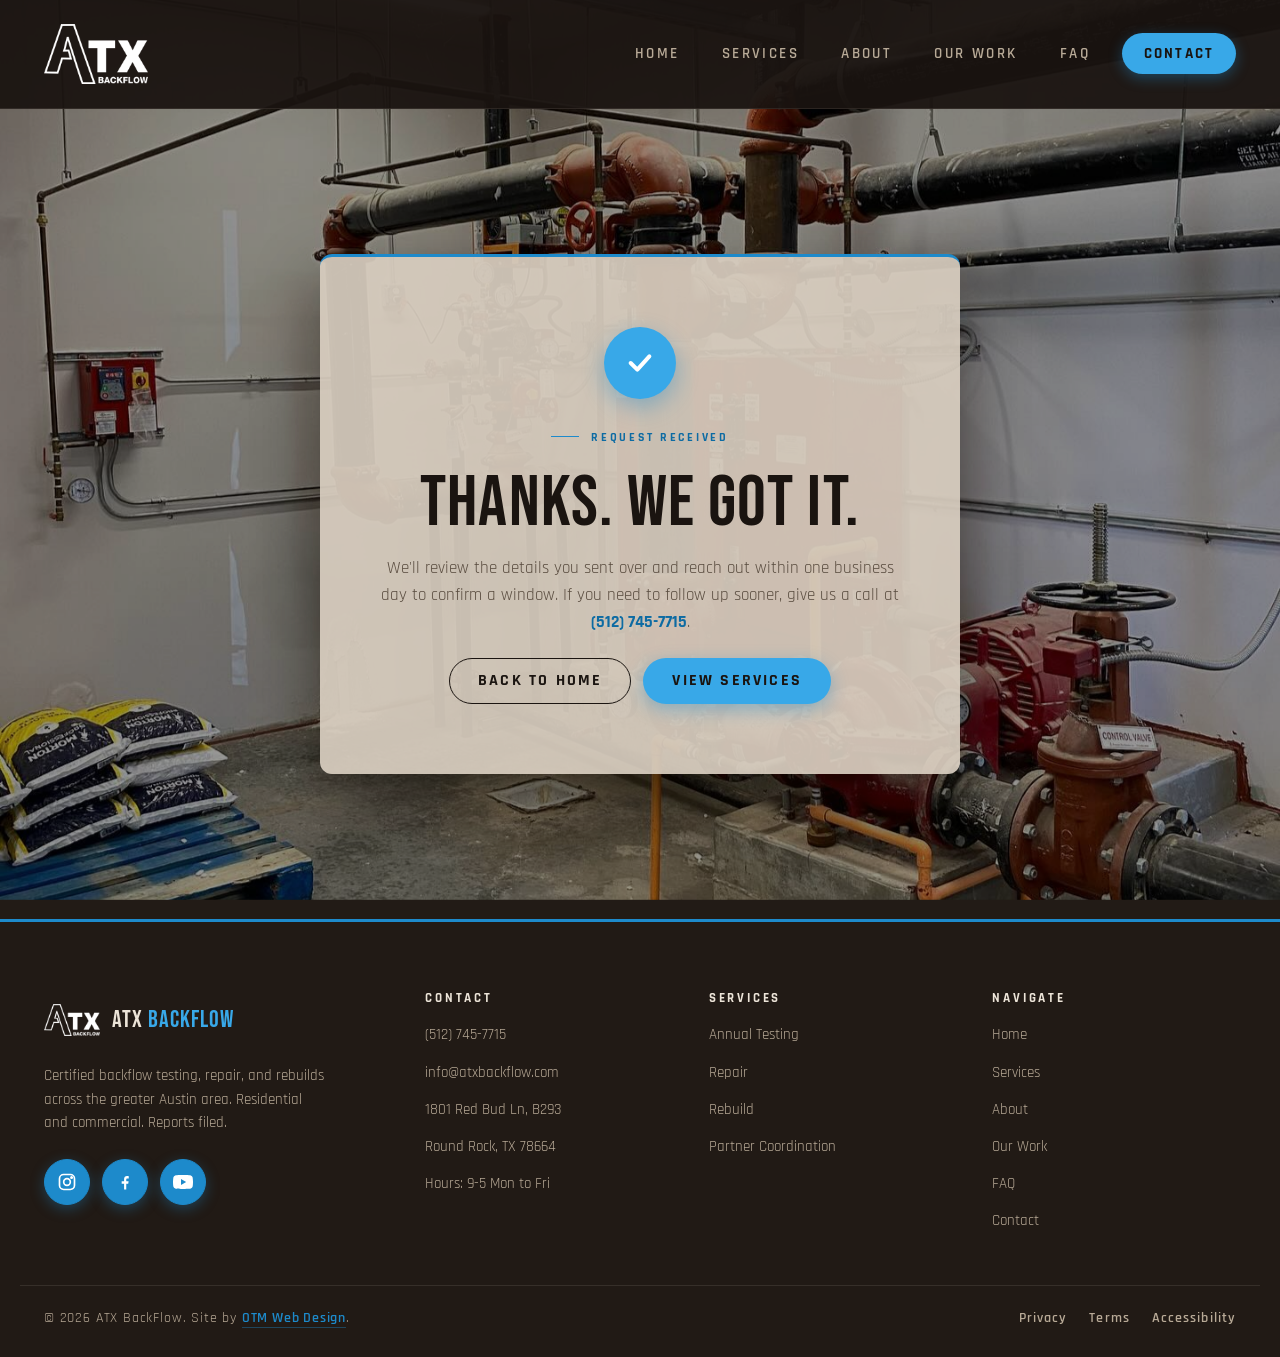
<file: thank-you.html>
<!DOCTYPE html>
<html lang="en">
<head>
  <meta charset="UTF-8">
  <meta name="viewport" content="width=device-width, initial-scale=1.0">
  <title>Thank You | ATX BackFlow</title>
  <meta name="description" content="Thanks for reaching out to ATX BackFlow. We'll be in touch within one business day.">
  <meta name="robots" content="noindex">

  <!-- Open Graph / Facebook -->
  <meta property="og:type" content="website">
  <meta property="og:site_name" content="ATX BackFlow">
  <meta property="og:title" content="Thank You | ATX BackFlow">
  <meta property="og:description" content="Thanks for reaching out to ATX BackFlow. We'll be in touch within one business day.">
  <meta property="og:url" content="https://atxbackflow.com/thank-you.html">
  <meta property="og:image" content="https://atxbackflow.com/assets/og-image.jpg">
  <meta property="og:image:width" content="1200">
  <meta property="og:image:height" content="630">
  <meta property="og:image:alt" content="ATX BackFlow - Certified Backflow Testing in Greater Austin">

  <!-- Twitter Card -->
  <meta name="twitter:card" content="summary_large_image">
  <meta name="twitter:title" content="Thank You | ATX BackFlow">
  <meta name="twitter:description" content="Thanks for reaching out to ATX BackFlow. We'll be in touch within one business day.">
  <meta name="twitter:image" content="https://atxbackflow.com/assets/og-image.jpg">

  <link rel="preconnect" href="https://fonts.googleapis.com">
  <link rel="preconnect" href="https://fonts.gstatic.com" crossorigin>
  <link rel="preload" as="style" href="https://fonts.googleapis.com/css2?family=Bebas+Neue&family=Rajdhani:wght@400;500;600;700&display=swap" onload="this.onload=null;this.rel='stylesheet'">
  <noscript><link href="https://fonts.googleapis.com/css2?family=Bebas+Neue&family=Rajdhani:wght@400;500;600;700&display=swap" rel="stylesheet"></noscript>

  <link rel="stylesheet" href="styles.css">
  <link rel="icon" type="image/png" href="assets/logo.jpg">
</head>
<body data-page="thank-you">

  <header class="nav">
    <div class="nav__inner">
      <a href="index.html" class="nav__brand">
        <img src="assets/logo.jpg" alt="ATX BackFlow logo" class="nav__brand-mark">
      </a>

      <button class="nav__hamburger" aria-label="Toggle menu" aria-expanded="false" aria-controls="nav-panel">
        <span></span><span></span><span></span>
      </button>

      <ul class="nav__menu">
        <li><a href="index.html" class="nav__link" data-nav="home">Home</a></li>
        <li><a href="services.html" class="nav__link" data-nav="services">Services</a></li>
        <li><a href="about.html" class="nav__link" data-nav="about">About</a></li>
        <li><a href="our-work.html" class="nav__link" data-nav="our-work">Our Work</a></li>
        <li><a href="faq.html" class="nav__link" data-nav="faq">FAQ</a></li>
        <li><a href="book.html" class="nav__cta">Contact</a></li>
      </ul>
    </div>
  </header>

  <div class="nav-backdrop" aria-hidden="true"></div>
  <nav class="nav-panel" id="nav-panel" aria-label="Mobile navigation">
    <a href="index.html" class="nav-panel__link" data-nav="home">Home</a>
    <a href="services.html" class="nav-panel__link" data-nav="services">Services</a>
    <a href="about.html" class="nav-panel__link" data-nav="about">About</a>
    <a href="our-work.html" class="nav-panel__link" data-nav="our-work">Our Work</a>
    <a href="faq.html" class="nav-panel__link" data-nav="faq">FAQ</a>
    <a href="book.html" class="nav-panel__cta">Contact</a>
  </nav>

  <section class="thanks">
    <div class="container">
      <div class="thanks__card reveal">
        <div class="thanks__check">
          <svg viewBox="0 0 24 24" fill="none" stroke="currentColor" stroke-linecap="round" stroke-linejoin="round">
            <polyline points="5 12 10 17 19 7"></polyline>
          </svg>
        </div>
        <span class="eyebrow">Request Received</span>
        <h1>Thanks. We Got It.</h1>
        <p>We'll review the details you sent over and reach out within one business day to confirm a window. If you need to follow up sooner, give us a call at <a href="tel:5127457715" style="color: var(--accent-deep); font-weight: 700;">(512) 745-7715</a>.</p>
        <div style="display: flex; gap: 12px; justify-content: center; flex-wrap: wrap; margin-top: 8px;">
          <a href="index.html" class="btn btn--outline">Back to Home</a>
          <a href="services.html" class="btn btn--primary">View Services</a>
        </div>
      </div>
    </div>
  </section>

  <!-- FOOTER -->
  <footer class="footer">
    <div class="footer__grid">
      <div>
        <div class="footer__brand">
          <img src="assets/logo.jpg" alt="ATX BackFlow logo" loading="lazy">
          <span class="footer__brand-text">ATX <em>BackFlow</em></span>
        </div>
        <p class="footer__tagline">Certified backflow testing, repair, and rebuilds across the greater Austin area. Residential and commercial. Reports filed.</p>
        <div class="footer__social">
          <a href="https://www.instagram.com/atxbackflow/" target="_blank" rel="noopener" aria-label="Instagram">
            <svg viewBox="0 0 24 24" fill="none" stroke="currentColor" stroke-width="2"><rect x="3" y="3" width="18" height="18" rx="5"/><circle cx="12" cy="12" r="4"/><circle cx="17.5" cy="6.5" r="0.8" fill="currentColor"/></svg>
          </a>
          <a href="https://www.facebook.com/ATXbackflow" target="_blank" rel="noopener" aria-label="Facebook">
            <svg viewBox="0 0 24 24" fill="currentColor"><path d="M13.5 21v-7h2.4l.4-3h-2.8V9.2c0-.9.3-1.5 1.5-1.5h1.5V5c-.3 0-1.1-.1-2.1-.1-2.1 0-3.5 1.3-3.5 3.6V11H8v3h2.9v7h2.6z"/></svg>
          </a>
          <a href="https://www.youtube.com/@ATXBackFlow" target="_blank" rel="noopener" aria-label="YouTube">
            <svg viewBox="0 0 24 24" fill="currentColor"><path d="M23.5 6.2a3 3 0 0 0-2.1-2.1C19.5 3.6 12 3.6 12 3.6s-7.5 0-9.4.5A3 3 0 0 0 .5 6.2 31 31 0 0 0 0 12a31 31 0 0 0 .5 5.8 3 3 0 0 0 2.1 2.1c1.9.5 9.4.5 9.4.5s7.5 0 9.4-.5a3 3 0 0 0 2.1-2.1A31 31 0 0 0 24 12a31 31 0 0 0-.5-5.8zM9.6 15.6V8.4l6.2 3.6z"/></svg>
          </a>
        </div>
      </div>

      <div class="footer__col">
        <h4>Contact</h4>
        <ul class="footer__list">
          <li><a href="tel:5127457715">(512) 745-7715</a></li>
          <li><a href="mailto:info@atxbackflow.com">info@atxbackflow.com</a></li>
          <li><span>1801 Red Bud Ln, B293</span></li>
          <li><span>Round Rock, TX 78664</span></li>
          <li><span>Hours: 9-5 Mon to Fri</span></li>
        </ul>
      </div>

      <div class="footer__col">
        <h4>Services</h4>
        <ul class="footer__list">
          <li><a href="services.html">Annual Testing</a></li>
          <li><a href="services.html">Repair</a></li>
          <li><a href="services.html">Rebuild</a></li>
          <li><a href="services.html">Partner Coordination</a></li>
        </ul>
      </div>

      <div class="footer__col">
        <h4>Navigate</h4>
        <ul class="footer__list">
          <li><a href="index.html">Home</a></li>
          <li><a href="services.html">Services</a></li>
          <li><a href="about.html">About</a></li>
          <li><a href="our-work.html">Our Work</a></li>
          <li><a href="faq.html">FAQ</a></li>
          <li><a href="book.html">Contact</a></li>
        </ul>
      </div>
    </div>

    <div class="footer__bottom">
      <div class="footer__credits">
        &copy; <span data-year>2026</span> ATX BackFlow. Site by <a href="https://otm-designs.com" target="_blank" rel="noopener">OTM Web Design</a>.
      </div>
      <div class="footer__legal-links">
        <a href="privacy.html">Privacy</a>
        <a href="terms.html">Terms</a>
        <a href="accessibility.html">Accessibility</a>
      </div>
    </div>
  </footer>

  <script src="script.js"></script>
</body>
</html>
</file>
<file: styles.css>
/* ============================================
   ATX BACKFLOW
   OTM Background Build Standard
   Warm taupe frames over dark locked background
   Water blue accent (plumbing/utility brand color)
   ============================================ */

:root {
  /* ===== Dark element palette (used for hero, nav, marquee, footer, dark sub-cards) ===== */
  --color-ink: #1a1410;          /* deep espresso text on warm frames, never pure black */
  --color-espresso: #221b16;     /* deepest dark used for footer / marquee / nav */
  --color-charcoal: #2c241d;     /* secondary dark */

  /* ===== Warm taupe frame palette ===== */
  --color-taupe-primary: #3a3128;     /* base for emphasis (CTA strip, stats, footer) */
  --color-taupe-frame: #d8cdbf;       /* primary warm frame fill (taupe, grounded) */
  --color-taupe-frame-soft: #e2d8cb;  /* lighter frame variant */
  --color-taupe-deep: #2e2620;        /* deepest warm tone, marquee/CTA strip emphasis */
  --color-taupe-line: rgba(58, 49, 40, 0.18);
  --color-warm-text-muted: #5a4d40;   /* muted text on warm frames */

  /* Frame fills with alpha for floating over locked bg */
  --frame-fill: rgba(216, 205, 191, 0.93);       /* warm taupe primary at 93% alpha */
  --frame-fill-soft: rgba(226, 216, 203, 0.94);  /* lighter sub-card / inner */
  --frame-fill-deep: rgba(58, 49, 40, 0.92);     /* deep emphasis frame (stats, CTA, marquee) */
  --frame-fill-deepest: rgba(34, 27, 22, 0.95);  /* deepest, used for footer */

  /* ===== Accent: water blue (plumbing brand) ===== */
  --accent: #1d8acb;
  --accent-bright: #38a8e8;
  --accent-deep: #0d6ba3;
  --accent-soft: rgba(29, 138, 203, 0.16);

  /* ===== Surfaces ===== */
  --color-cream: #f4ece1;              /* lightest accent surface for hover states */
  --color-text-on-dark: #ece4d8;       /* warm-tinted light text on dark surfaces */
  --color-text-on-dark-muted: #b8aa97;

  /* Form input fields (sit inside warm frames, need a clean readable surface) */
  --form-surface: #f8f2e8;
  --form-border: #b8a890;

  /* ===== Shadows ===== */
  --shadow-soft: 0 6px 18px rgba(20, 12, 6, 0.22), 0 1px 2px rgba(0, 0, 0, 0.12);
  --shadow-lift: 0 18px 42px rgba(15, 9, 4, 0.35), 0 4px 10px rgba(0, 0, 0, 0.18);
  --shadow-deep: 0 28px 60px rgba(10, 6, 2, 0.5);

  /* ===== Layout ===== */
  --container-max: 1240px;
  --radius-card: 12px;
  --radius-sub: 10px;
  --radius-pill: 999px;

  /* ===== Transitions ===== */
  --t-fast: 150ms ease;
  --t-base: 220ms ease;
  --t-slow: 380ms cubic-bezier(0.5, 0, 0.2, 1);
}

/* ============================================
   RESET / BASE
   ============================================ */

*, *::before, *::after { box-sizing: border-box; }

html {
  scroll-behavior: smooth;
  -webkit-text-size-adjust: 100%;
}

body {
  margin: 0;
  font-family: 'Rajdhani', system-ui, sans-serif;
  font-size: 17px;
  line-height: 1.6;
  color: var(--color-ink);
  background: var(--color-espresso);
  position: relative;
  min-height: 100vh;
  overflow-x: hidden;
}

body.nav-open { overflow: hidden; }

/* Locked body background. body::before ONLY. No body::after overlay (per spec). */
body::before {
  content: '';
  position: fixed;
  inset: 0;
  z-index: -1;
  background-image: url('assets/body-bg.jpg');
  background-size: cover;
  background-position: center;
  background-repeat: no-repeat;
  filter: brightness(0.6) saturate(0.95);
  will-change: transform;
}

img { max-width: 100%; display: block; }
a { color: inherit; text-decoration: none; }
button { font-family: inherit; cursor: pointer; border: none; background: none; color: inherit; }

/* ============================================
   TYPOGRAPHY
   ============================================ */

h1, h2, h3, h4 {
  font-family: 'Bebas Neue', 'Rajdhani', sans-serif;
  font-weight: 400;
  letter-spacing: 0.02em;
  line-height: 1.05;
  margin: 0 0 0.5em;
  text-transform: uppercase;
  color: var(--color-ink);
  text-wrap: balance;
}

h1 { font-size: clamp(2.8rem, 6vw, 4.5rem); letter-spacing: 0.015em; }
h2 { font-size: clamp(2.2rem, 4.5vw, 3.5rem); }
h3 { font-size: clamp(1.5rem, 2.6vw, 1.95rem); letter-spacing: 0.04em; }
h4 { font-size: 1.15rem; letter-spacing: 0.06em; }

p { margin: 0 0 1.1em; color: var(--color-ink); }
p:last-child { margin-bottom: 0; }

.lede, .hero__lede, .cta-strip p { text-wrap: pretty; }

.eyebrow {
  display: inline-block;
  font-family: 'Rajdhani', sans-serif;
  font-size: 0.78rem;
  font-weight: 700;
  letter-spacing: 0.22em;
  text-transform: uppercase;
  color: var(--accent-deep);
  margin-bottom: 1.1rem;
}

.eyebrow::before {
  content: '';
  display: inline-block;
  width: 28px;
  height: 1px;
  background: var(--accent);
  vertical-align: middle;
  margin-right: 12px;
  margin-bottom: 4px;
}

/* Symmetric eyebrow (used on CTA strip): line on both sides */
.eyebrow--centered {
  display: block;
  text-align: center;
  margin-bottom: 1.1rem;
}
.eyebrow--centered::before,
.eyebrow--centered::after {
  content: '';
  display: inline-block;
  width: 28px;
  height: 1px;
  background: var(--accent);
  vertical-align: middle;
  margin: 0 12px 4px;
}

/* Text on dark surfaces (hero, marquee, CTA strip, footer, deep frames) */
.on-dark { color: var(--color-text-on-dark); }
.on-dark h1, .on-dark h2, .on-dark h3, .on-dark h4 { color: var(--color-text-on-dark); }
.on-dark p { color: var(--color-text-on-dark); }
.on-dark .muted { color: var(--color-text-on-dark-muted); }

.muted { color: var(--color-warm-text-muted); }

/* ============================================
   LAYOUT PRIMITIVES
   Warm frame floating over locked background
   ============================================ */

.section {
  padding: 90px 0;
  position: relative;
  background: transparent;
}

.section--tight { padding: 60px 0; }

.container {
  width: calc(100% - 48px);
  max-width: var(--container-max);
  margin: 0 auto;
}

/* THE CORE PATTERN: warm floating frame.
   Applied to .section .container via the .section-card class on the section.
   Every content frame carries a 3px accent top border (frame top trim). */
.section-card .container {
  background: var(--frame-fill);
  color: var(--color-ink);
  padding: 70px 60px;
  border-radius: var(--radius-card);
  box-shadow: var(--shadow-lift);
  border-top: 3px solid var(--accent);
  position: relative;
}

/* Deeper warm frame for emphasis sections (stats, CTA strip) */
.section-card--deep .container {
  background: var(--frame-fill-deep);
  color: var(--color-text-on-dark);
  padding: 60px 50px;
  border-radius: var(--radius-card);
  box-shadow: var(--shadow-deep);
  border-top: 3px solid var(--accent);
}

/* CTA strip with a background image. Image sits under a warm dark scrim
   so the headline, blue accents, and trust strip stay legible. */
.section-card--deep.has-bg .container {
  background:
    linear-gradient(rgba(34, 27, 22, 0.86), rgba(34, 27, 22, 0.9)),
    url('assets/cta-bg.jpg');
  background-size: cover, cover;
  background-position: center, center;
  background-repeat: no-repeat, no-repeat;
  overflow: hidden;
}

.section-card--deep .container h1,
.section-card--deep .container h2,
.section-card--deep .container h3,
.section-card--deep .container h4 { color: var(--color-text-on-dark); }
.section-card--deep .container p { color: var(--color-text-on-dark); }
.section-card--deep .container .eyebrow { color: var(--accent-bright); }
.section-card--deep .container .muted { color: var(--color-text-on-dark-muted); }

/* ============================================
   HERO-TO-CONTENT TRANSITION (inner pages)
   Accent line flush on the hero bottom edge + a small
   center tab on the first content frame. No floating rail.
   Pages WITH a marquee skip this (marquee handles it).
   ============================================ */

/* Accent line sits flush along the bottom edge of inner-page heros */
.hero--page { border-bottom: 3px solid var(--accent); }

/* Center accent tab poking up from the first content frame's top edge */
.frame-tab > .container::after {
  content: '';
  position: absolute;
  top: -3px;
  left: 50%;
  transform: translateX(-50%);
  width: 90px;
  height: 3px;
  background: var(--accent-bright);
  box-shadow: 0 0 14px rgba(56, 168, 232, 0.5);
  border-radius: 0 0 3px 3px;
}

/* Tab variant for the booking form-shell (not a .container, has its own top border) */
.frame-tab .form-shell { position: relative; }
.frame-tab .form-shell::after {
  content: '';
  position: absolute;
  top: -3px;
  left: 50%;
  transform: translateX(-50%);
  width: 90px;
  height: 3px;
  background: var(--accent-bright);
  box-shadow: 0 0 14px rgba(56, 168, 232, 0.5);
  border-radius: 0 0 3px 3px;
  z-index: 2;
}

/* ============================================
   NAV
   Full-width bar, no backdrop-filter (panel positioning hazard).
   Solid-ish dark background gives the premium feel.
   ============================================ */

.nav {
  position: sticky;
  top: 0;
  z-index: 100;
  background: rgba(26, 20, 16, 0.94);
  border-bottom: 1px solid rgba(216, 205, 191, 0.1);
}

.nav__inner {
  max-width: var(--container-max);
  margin: 0 auto;
  padding: 2px 24px;
  display: flex;
  align-items: center;
  justify-content: space-between;
  gap: 24px;
}

.nav__brand {
  display: flex;
  align-items: center;
  gap: 12px;
  font-family: 'Bebas Neue', sans-serif;
  font-size: 1.55rem;
  letter-spacing: 0.04em;
  color: var(--color-text-on-dark);
}

.nav__brand-mark {
  width: 104px;
  height: 104px;
  object-fit: contain;
  filter: invert(1) brightness(1.1);
}

.nav__brand strong {
  font-weight: 400;
  color: var(--color-text-on-dark);
}

.nav__brand strong em {
  font-style: normal;
  color: var(--accent-bright);
}

.nav__menu {
  display: flex;
  align-items: center;
  gap: 6px;
  list-style: none;
  margin: 0;
  padding: 0;
}

.nav__link {
  font-family: 'Rajdhani', sans-serif;
  font-size: 0.95rem;
  font-weight: 600;
  letter-spacing: 0.16em;
  text-transform: uppercase;
  color: var(--color-text-on-dark-muted);
  padding: 10px 18px;
  border-radius: var(--radius-pill);
  transition: color var(--t-fast), background var(--t-fast);
}

.nav__link:hover { color: var(--color-text-on-dark); background: rgba(216, 205, 191, 0.06); }
.nav__link.is-active { color: var(--accent-bright); }

.nav__cta {
  font-family: 'Rajdhani', sans-serif;
  font-size: 0.95rem;
  font-weight: 700;
  letter-spacing: 0.14em;
  text-transform: uppercase;
  color: var(--color-ink);
  background: var(--accent-bright);
  padding: 11px 22px;
  border-radius: var(--radius-pill);
  margin-left: 8px;
  transition: background var(--t-fast), transform var(--t-fast), box-shadow var(--t-fast);
  box-shadow: 0 4px 14px rgba(29, 138, 203, 0.4);
}

.nav__cta:hover { background: var(--color-cream); transform: translateY(-1px); box-shadow: 0 8px 22px rgba(29, 138, 203, 0.55); }

/* ============================================
   PREMIUM HAMBURGER + SLIDE-IN MOBILE MENU
   ============================================ */

.nav__hamburger {
  display: none;
  width: 48px;
  height: 48px;
  position: relative;
  background: transparent;
  border: none;
  border-radius: 8px;
  z-index: 220;
  cursor: pointer;
}

.nav__hamburger span {
  position: absolute;
  left: 11px;
  width: 26px;
  height: 2.5px;
  background: var(--accent-bright);
  border-radius: 2px;
  transition: transform 0.3s cubic-bezier(0.5, 0, 0.2, 1),
              opacity 0.2s ease,
              top 0.3s cubic-bezier(0.5, 0, 0.2, 1);
}

.nav__hamburger span:nth-child(1) { top: 16px; }
.nav__hamburger span:nth-child(2) { top: 22.75px; }
.nav__hamburger span:nth-child(3) { top: 29.5px; }

body.nav-open .nav__hamburger span:nth-child(1) { top: 22.75px; transform: rotate(45deg); }
body.nav-open .nav__hamburger span:nth-child(2) { opacity: 0; }
body.nav-open .nav__hamburger span:nth-child(3) { top: 22.75px; transform: rotate(-45deg); }

/* Backdrop dimming overlay */
.nav-backdrop {
  display: none;
  position: fixed;
  inset: 0;
  background: rgba(0, 0, 0, 0.55);
  backdrop-filter: blur(2px);
  -webkit-backdrop-filter: blur(2px);
  opacity: 0;
  transition: opacity 0.35s ease;
  pointer-events: none;
  z-index: 200;
}

body.nav-open .nav-backdrop {
  display: block;
  opacity: 1;
  pointer-events: auto;
}

/* Slide-in panel */
.nav-panel {
  display: none;
  position: fixed;
  top: 0;
  right: 0;
  bottom: 0;
  width: min(78vw, 360px);
  background: linear-gradient(165deg, var(--color-espresso) 0%, var(--color-charcoal) 60%, var(--color-taupe-primary) 100%);
  border-left: 3px solid var(--accent);
  box-shadow: -20px 0 60px rgba(0, 0, 0, 0.45);
  padding: 96px 32px 50px;
  transform: translateX(100%);
  transition: transform 0.4s cubic-bezier(0.5, 0, 0.2, 1);
  z-index: 210;
  flex-direction: column;
  gap: 0;
}

body.nav-open .nav-panel {
  display: flex;
  transform: translateX(0);
}

.nav-panel__link {
  display: block;
  font-family: 'Bebas Neue', sans-serif;
  font-size: 1.55rem;
  letter-spacing: 0.1em;
  color: var(--color-text-on-dark);
  padding: 18px 0;
  border-bottom: 1px solid rgba(56, 168, 232, 0.18);
  transition: color 0.3s cubic-bezier(0.5, 0, 0.2, 1),
              padding-left 0.3s cubic-bezier(0.5, 0, 0.2, 1);
}

.nav-panel__link:hover,
.nav-panel__link.is-active {
  color: var(--accent-bright);
  padding-left: 10px;
}

.nav-panel__cta {
  margin-top: auto;
  display: block;
  text-align: center;
  font-family: 'Rajdhani', sans-serif;
  font-size: 1rem;
  font-weight: 700;
  letter-spacing: 0.14em;
  text-transform: uppercase;
  color: var(--color-ink);
  background: var(--accent-bright);
  padding: 16px 22px;
  border-radius: var(--radius-pill);
  box-shadow: 0 6px 18px rgba(29, 138, 203, 0.4);
}

/* ============================================
   HERO
   Full-bleed. Only element allowed to break gutters.
   ============================================ */

.hero {
  position: relative;
  min-height: 78vh;
  display: flex;
  align-items: flex-end;
  padding: 120px 0 80px;
  overflow: hidden;
  isolation: isolate;
}

.hero--page { min-height: 52vh; padding: 90px 0 44px; }

.hero__bg {
  position: absolute;
  inset: 0;
  z-index: -1;
  background-size: cover;
  background-position: center;
  background-repeat: no-repeat;
}

.hero__bg::after {
  content: '';
  position: absolute;
  inset: 0;
  background:
    linear-gradient(180deg, rgba(26, 20, 16, 0.15) 0%, rgba(26, 20, 16, 0.55) 60%, rgba(26, 20, 16, 0.92) 100%),
    linear-gradient(90deg, rgba(26, 20, 16, 0.7) 0%, rgba(26, 20, 16, 0.15) 55%, transparent 100%);
}

.hero__inner {
  max-width: var(--container-max);
  margin: 0 auto;
  width: calc(100% - 48px);
  position: relative;
  z-index: 2;
}

.hero__content { max-width: 720px; }

.hero h1 {
  color: var(--color-text-on-dark);
  margin-bottom: 0.4em;
  text-shadow: 0 2px 18px rgba(0, 0, 0, 0.55);
  text-wrap: balance;
}

.hero__lede {
  font-size: 1.18rem;
  line-height: 1.55;
  color: var(--color-text-on-dark);
  max-width: 580px;
  margin-bottom: 2rem;
  font-weight: 400;
  text-wrap: pretty;
}

.hero .eyebrow { color: var(--accent-bright); }

.hero__actions {
  display: flex;
  gap: 14px;
  flex-wrap: wrap;
  align-items: center;
}

/* ============================================
   BUTTONS
   ============================================ */

.btn {
  display: inline-flex;
  align-items: center;
  justify-content: center;
  gap: 10px;
  font-family: 'Rajdhani', sans-serif;
  font-size: 0.98rem;
  font-weight: 700;
  letter-spacing: 0.14em;
  text-transform: uppercase;
  padding: 14px 28px;
  border-radius: var(--radius-pill);
  transition: all var(--t-base);
  border: 1px solid transparent;
  cursor: pointer;
  text-align: center;
  line-height: 1;
}

.btn--primary {
  background: var(--accent-bright);
  color: var(--color-ink);
  box-shadow: 0 6px 18px rgba(29, 138, 203, 0.4);
}
.btn--primary:hover { background: var(--color-cream); transform: translateY(-2px); box-shadow: 0 10px 26px rgba(29, 138, 203, 0.55); }

.btn--ghost {
  background: rgba(236, 228, 216, 0.06);
  color: var(--color-text-on-dark);
  border-color: rgba(236, 228, 216, 0.22);
}
.btn--ghost:hover { background: rgba(236, 228, 216, 0.12); border-color: var(--accent-bright); color: var(--accent-bright); }

.btn--dark {
  background: var(--color-ink);
  color: var(--color-text-on-dark);
  border-color: var(--color-ink);
}
.btn--dark:hover { background: var(--color-charcoal); transform: translateY(-2px); }

.btn--outline {
  background: transparent;
  color: var(--color-ink);
  border-color: var(--color-ink);
}
.btn--outline:hover { background: var(--color-ink); color: var(--color-text-on-dark); transform: translateY(-2px); }

.btn--block { display: flex; width: 100%; }

/* ============================================
   MARQUEE (full-bleed, deep warm tone, accent borders)
   ============================================ */

.marquee {
  background: var(--color-taupe-deep);
  border-top: 2px solid var(--accent-bright);
  border-bottom: 2px solid var(--accent-bright);
  padding: 18px 0;
  overflow: hidden;
  position: relative;
  z-index: 3;
  box-shadow:
    0 -8px 24px rgba(0, 0, 0, 0.45),
    0 8px 24px rgba(0, 0, 0, 0.35);
}

.marquee__track {
  display: flex;
  white-space: nowrap;
  animation: marquee-scroll 38s linear infinite;
  width: max-content;
}

.marquee:hover .marquee__track { animation-play-state: paused; }

.marquee__item {
  font-family: 'Bebas Neue', sans-serif;
  font-size: 1.05rem;
  letter-spacing: 0.18em;
  color: var(--color-text-on-dark);
  padding: 0 26px;
  display: flex;
  align-items: center;
  gap: 26px;
}

.marquee__item::after {
  content: '';
  display: inline-block;
  width: 6px;
  height: 6px;
  border-radius: 50%;
  background: var(--accent-bright);
  margin-left: 26px;
}

@keyframes marquee-scroll {
  from { transform: translateX(0); }
  to { transform: translateX(-50%); }
}

@media (prefers-reduced-motion: reduce) {
  .marquee__track { animation: none; }
}

/* ============================================
   INTRO GRID
   ============================================ */

.intro-grid {
  display: grid;
  grid-template-columns: 1.05fr 1fr;
  gap: 56px;
  align-items: center;
}

.intro-grid__media {
  position: relative;
  border-radius: var(--radius-sub);
  overflow: hidden;
  aspect-ratio: 4 / 5;
  box-shadow: var(--shadow-deep);
}

.intro-grid__media img {
  width: 100%;
  height: 100%;
  object-fit: cover;
}

.intro-grid__badge {
  position: absolute;
  top: 22px;
  left: 22px;
  background: var(--accent-bright);
  color: var(--color-ink);
  font-family: 'Bebas Neue', sans-serif;
  font-size: 1rem;
  letter-spacing: 0.14em;
  padding: 8px 16px;
  border-radius: var(--radius-pill);
  box-shadow: var(--shadow-soft);
}

/* ============================================
   SERVICES GRID (warm sub-cards inside warm frame)
   ============================================ */

.services-grid {
  display: grid;
  grid-template-columns: repeat(3, 1fr);
  gap: 24px;
  margin-top: 40px;
}

/* 2 cards centered (used when a section has exactly 2 service cards) */
.services-grid--two {
  grid-template-columns: repeat(2, 1fr);
  max-width: 820px;
  margin-left: auto;
  margin-right: auto;
}

/* 2x2 centered grid (used when a section has exactly 4 service cards) */
.services-grid--quad {
  grid-template-columns: repeat(2, 1fr);
  max-width: 820px;
  margin-left: auto;
  margin-right: auto;
}

.service-card {
  background: var(--frame-fill-soft);
  border: 1px solid var(--color-taupe-line);
  border-radius: var(--radius-sub);
  padding: 36px 32px;
  transition: transform var(--t-base), box-shadow var(--t-base), border-color var(--t-base);
  display: flex;
  flex-direction: column;
  gap: 16px;
  box-shadow: var(--shadow-soft);
}

.service-card:hover {
  transform: translateY(-4px);
  box-shadow: var(--shadow-lift);
  border-color: var(--accent);
}

.service-card__icon {
  width: 52px;
  height: 52px;
  border-radius: 10px;
  background: linear-gradient(135deg, var(--accent) 0%, var(--accent-deep) 100%);
  display: flex;
  align-items: center;
  justify-content: center;
  color: #fff;
  font-family: 'Bebas Neue', sans-serif;
  font-size: 1.4rem;
  letter-spacing: 0.05em;
  box-shadow: 0 6px 14px rgba(29, 138, 203, 0.32);
}

.service-card h3 {
  color: var(--color-ink);
  margin: 0;
  font-size: 1.4rem;
  letter-spacing: 0.04em;
}

.service-card p {
  color: var(--color-warm-text-muted);
  font-size: 1rem;
  margin: 0;
  line-height: 1.55;
}

.service-card__list {
  list-style: none;
  margin: 8px 0 0;
  padding: 0;
  display: flex;
  flex-direction: column;
  gap: 6px;
}

.service-card__list li {
  font-size: 0.95rem;
  color: var(--color-warm-text-muted);
  padding-left: 18px;
  position: relative;
}

.service-card__list li::before {
  content: '';
  position: absolute;
  left: 0;
  top: 9px;
  width: 8px;
  height: 8px;
  background: var(--accent);
  border-radius: 2px;
  transform: rotate(45deg);
}

/* Values card with permanent left-edge accent stripe (used on about page) */
.value-card {
  position: relative;
  border-left: 3px solid var(--accent);
}

/* Service area tile (used on services page) */
.service-area-tile {
  padding: 14px 18px;
  background: var(--frame-fill-soft);
  border-radius: 8px;
  border-left: 3px solid var(--accent);
  font-weight: 600;
  color: var(--color-ink);
}

/* Service area two-column layout (services page): text + tile grid */
.service-area-layout {
  display: grid;
  grid-template-columns: 1fr 1fr;
  gap: 48px;
  align-items: center;
}

.service-area-grid {
  list-style: none;
  padding: 0;
  margin: 0;
  display: grid;
  grid-template-columns: 1fr 1fr;
  gap: 12px;
}

/* Allow tiles to shrink instead of overflowing their column */
.service-area-grid .service-area-tile { min-width: 0; }

/* ============================================
   PRICING (warm sub-cards inside warm frame)
   ============================================ */

.pricing-grid {
  display: grid;
  grid-template-columns: repeat(3, 1fr);
  gap: 24px;
  margin-top: 40px;
}

.price-card {
  background: var(--frame-fill-soft);
  color: var(--color-ink);
  border-radius: var(--radius-sub);
  padding: 40px 32px;
  text-align: center;
  border: 1px solid var(--color-taupe-line);
  transition: transform var(--t-base), border-color var(--t-base), box-shadow var(--t-base);
  display: flex;
  flex-direction: column;
  box-shadow: var(--shadow-soft);
}

.price-card:hover {
  transform: translateY(-4px);
  border-color: var(--accent);
  box-shadow: var(--shadow-lift);
}

.price-card__label {
  font-family: 'Bebas Neue', sans-serif;
  font-size: 1.5rem;
  letter-spacing: 0.08em;
  color: var(--accent-deep);
  margin-bottom: 8px;
}

.price-card__amount {
  font-family: 'Bebas Neue', sans-serif;
  font-size: 3.6rem;
  letter-spacing: 0.02em;
  line-height: 1;
  color: var(--color-ink);
  margin-bottom: 6px;
}

.price-card__divider {
  width: 56px;
  height: 2px;
  background: var(--accent);
  margin: 22px auto;
}

.price-card__desc {
  font-size: 0.98rem;
  color: var(--color-warm-text-muted);
  line-height: 1.55;
  margin: 0 0 8px;
}

.price-card__note {
  font-size: 0.82rem;
  letter-spacing: 0.08em;
  text-transform: uppercase;
  color: var(--color-warm-text-muted);
  margin-top: auto;
  padding-top: 18px;
  opacity: 0.75;
}

/* ============================================
   STATS (contained, deep warm frame)
   ============================================ */

.stats__grid {
  display: grid;
  grid-template-columns: repeat(4, 1fr);
  gap: 24px;
}

.stat {
  text-align: center;
  padding: 0 16px;
  position: relative;
}

.stat:not(:last-child)::after {
  content: '';
  position: absolute;
  right: -12px;
  top: 12%;
  bottom: 12%;
  width: 1px;
  background: rgba(236, 228, 216, 0.12);
}

.stat__value {
  font-family: 'Bebas Neue', sans-serif;
  font-size: clamp(2.6rem, 5vw, 3.8rem);
  letter-spacing: 0.02em;
  line-height: 1;
  color: var(--accent-bright);
  margin-bottom: 6px;
}

.stat__label {
  font-family: 'Rajdhani', sans-serif;
  font-size: 0.82rem;
  font-weight: 700;
  letter-spacing: 0.2em;
  text-transform: uppercase;
  color: var(--color-text-on-dark-muted);
}

/* ============================================
   INNER PANEL (centered inset card within a frame)
   For sections with prose-only content. Sits inside the
   warm taupe frame as a slightly inset darker card with
   accent side trims, so the section feels balanced and
   intentional instead of stretched across empty space.
   ============================================ */

.inner-panel {
  max-width: 880px;
  margin: 40px auto 0;
  padding: 56px 60px;
  background: rgba(26, 20, 16, 0.04);
  border-left: 3px solid var(--accent);
  border-right: 3px solid var(--accent);
  border-radius: var(--radius-sub);
  position: relative;
}

.inner-panel::before,
.inner-panel::after {
  content: '';
  position: absolute;
  left: 50%;
  transform: translateX(-50%);
  width: 60px;
  height: 2px;
  background: var(--accent);
  opacity: 0.5;
}

.inner-panel::before { top: 18px; }
.inner-panel::after { bottom: 18px; }

.inner-panel .eyebrow { margin-bottom: 12px; }

.inner-panel h2 {
  margin-bottom: 28px;
}

.inner-panel p {
  font-size: 1.05rem;
  line-height: 1.75;
  color: var(--color-warm-text);
}

.inner-panel p:last-child { margin-bottom: 0; }

/* ============================================
   FAQ ACCORDION (native <details> element styled)
   ============================================ */

.faq-list {
  display: flex;
  flex-direction: column;
  gap: 14px;
  margin-top: 40px;
}

.faq-item {
  background: var(--frame-fill-soft);
  border: 1px solid var(--color-taupe-line);
  border-radius: var(--radius-sub);
  box-shadow: var(--shadow-soft);
  transition: border-color var(--t-base), box-shadow var(--t-base);
  overflow: hidden;
}

.faq-item:hover { border-color: var(--accent); }

.faq-item[open] {
  border-color: var(--accent);
  box-shadow: var(--shadow-lift);
}

.faq-item__q {
  list-style: none;
  cursor: pointer;
  padding: 22px 60px 22px 28px;
  position: relative;
  font-family: 'Bebas Neue', sans-serif;
  font-size: 1.2rem;
  letter-spacing: 0.04em;
  color: var(--color-ink);
  user-select: none;
  transition: color var(--t-fast);
}

.faq-item__q::-webkit-details-marker { display: none; }
.faq-item__q::marker { content: ''; }

.faq-item__q:hover { color: var(--accent-deep); }

.faq-item__q::after {
  content: '+';
  position: absolute;
  right: 24px;
  top: 50%;
  transform: translateY(-50%);
  width: 28px;
  height: 28px;
  border-radius: 50%;
  background: var(--accent);
  color: #fff;
  font-family: 'Rajdhani', sans-serif;
  font-size: 1.4rem;
  font-weight: 700;
  line-height: 28px;
  text-align: center;
  transition: transform 0.3s cubic-bezier(0.5, 0, 0.2, 1), background var(--t-fast);
}

.faq-item[open] .faq-item__q::after {
  content: '\2212';
  background: var(--accent-bright);
  transform: translateY(-50%) rotate(180deg);
}

.faq-item__a {
  padding: 0 28px 24px;
  color: var(--color-warm-text-muted);
}

.faq-item__a p { color: var(--color-warm-text-muted); }
.faq-item__a p:last-child { margin-bottom: 0; }

/* ============================================
   GALLERY GRID
   ============================================ */

.gallery-grid {
  display: grid;
  grid-template-columns: repeat(3, 1fr);
  gap: 16px;
  margin-top: 40px;
}

/* Larger 4-column variant for the full services gallery */
.gallery-grid--large {
  grid-template-columns: repeat(4, 1fr);
  gap: 12px;
}

.gallery-item {
  aspect-ratio: 1 / 1;
  border-radius: var(--radius-sub);
  overflow: hidden;
  position: relative;
  background: var(--color-espresso);
  box-shadow: var(--shadow-soft);
  transition: transform var(--t-base), box-shadow var(--t-base);
}

.gallery-item:hover { transform: translateY(-3px); box-shadow: var(--shadow-lift); }

.gallery-item img {
  width: 100%;
  height: 100%;
  object-fit: cover;
  transition: transform 600ms ease;
}

.gallery-item:hover img { transform: scale(1.04); }

/* Lightbox-enabled gallery items: cursor and focus state */
.gallery-grid--lightbox .gallery-item {
  cursor: zoom-in;
}

.gallery-grid--lightbox .gallery-item:focus-visible {
  outline: 3px solid var(--accent-bright);
  outline-offset: 3px;
}
/* ============================================
   LIGHTBOX (full-screen image viewer)
   ============================================ */

body.lightbox-open { overflow: hidden; }

.lightbox {
  position: fixed;
  inset: 0;
  background: rgba(7, 5, 3, 0.94);
  z-index: 300;
  display: none;
  align-items: center;
  justify-content: center;
  padding: 40px;
  opacity: 0;
  transition: opacity 0.3s ease;
}

.lightbox.is-open {
  display: flex;
  opacity: 1;
}

.lightbox__figure {
  margin: 0;
  max-width: min(92vw, 1400px);
  max-height: 88vh;
  display: flex;
  flex-direction: column;
  align-items: center;
  gap: 14px;
}

.lightbox__img {
  max-width: 100%;
  max-height: calc(88vh - 40px);
  object-fit: contain;
  border-radius: var(--radius-sub);
  box-shadow: 0 30px 80px rgba(0, 0, 0, 0.6);
  border-top: 3px solid var(--accent);
}

.lightbox__counter {
  font-family: 'Rajdhani', sans-serif;
  font-size: 0.85rem;
  font-weight: 600;
  letter-spacing: 0.2em;
  text-transform: uppercase;
  color: var(--color-text-on-dark-muted);
}

.lightbox__close,
.lightbox__prev,
.lightbox__next {
  position: absolute;
  background: rgba(26, 20, 16, 0.75);
  color: var(--color-text-on-dark);
  border: 1px solid rgba(236, 228, 216, 0.18);
  cursor: pointer;
  transition: background var(--t-fast), border-color var(--t-fast), transform var(--t-fast);
  display: flex;
  align-items: center;
  justify-content: center;
}

.lightbox__close {
  top: 22px;
  right: 22px;
  width: 48px;
  height: 48px;
  border-radius: 50%;
  font-size: 1.6rem;
}

.lightbox__prev,
.lightbox__next {
  top: 50%;
  transform: translateY(-50%);
  width: 56px;
  height: 56px;
  border-radius: 50%;
  font-size: 2.2rem;
  line-height: 1;
}

.lightbox__prev { left: 24px; }
.lightbox__next { right: 24px; }

.lightbox__close:hover,
.lightbox__prev:hover,
.lightbox__next:hover {
  background: var(--accent-bright);
  color: var(--color-ink);
  border-color: var(--accent-bright);
}

.lightbox__prev:hover,
.lightbox__next:hover {
  transform: translateY(-50%) scale(1.05);
}

/* ============================================
   MEET THE TEAM (about page)
   Card per team member: photo on top, name below
   ============================================ */

.team-grid {
  display: grid;
  grid-template-columns: repeat(2, 1fr);
  gap: 28px;
  margin-top: 40px;
  max-width: 760px;
  margin-left: auto;
  margin-right: auto;
}

.team-card {
  background: var(--frame-fill-soft);
  border: 1px solid var(--color-taupe-line);
  border-radius: var(--radius-sub);
  overflow: hidden;
  box-shadow: var(--shadow-soft);
  transition: transform var(--t-base), box-shadow var(--t-base), border-color var(--t-base);
}

.team-card:hover {
  transform: translateY(-4px);
  border-color: var(--accent);
  box-shadow: var(--shadow-lift);
}

.team-card__media {
  width: 100%;
  aspect-ratio: 1 / 1;
  overflow: hidden;
  background: var(--color-espresso);
}

.team-card__media img {
  width: 100%;
  height: 100%;
  object-fit: cover;
  transition: transform 500ms ease;
}

.team-card:hover .team-card__media img { transform: scale(1.03); }

.team-card__body {
  padding: 22px 24px 26px;
  text-align: center;
  border-top: 3px solid var(--accent);
}

.team-card__body h3 {
  color: var(--color-ink);
  margin: 0;
  font-size: 1.6rem;
  letter-spacing: 0.05em;
}

/* ============================================
   FEATURE GRID (image + content)
   ============================================ */

.feature {
  display: grid;
  grid-template-columns: 1fr 1fr;
  gap: 56px;
  align-items: center;
}

.feature--reverse .feature__media { order: 2; }

.feature__media {
  border-radius: var(--radius-sub);
  overflow: hidden;
  aspect-ratio: 4 / 3;
  box-shadow: var(--shadow-deep);
}

.feature__media img {
  width: 100%;
  height: 100%;
  object-fit: cover;
}

/* ============================================
   CTA STRIP (contained warm frame, dense layout)
   Eyebrow with symmetric line marks, headline, lede,
   dual CTAs, 3-item trust strip below
   ============================================ */

.cta-strip__inner {
  max-width: 760px;
  margin: 0 auto;
  text-align: center;
}

.cta-strip h2 {
  margin-bottom: 14px;
  font-size: clamp(1.9rem, 4vw, 2.7rem);
}

.cta-strip__lede {
  font-size: 1.05rem;
  margin-bottom: 28px;
  max-width: 580px;
  margin-left: auto;
  margin-right: auto;
  text-wrap: pretty;
}

.cta-strip__actions {
  display: flex;
  gap: 14px;
  justify-content: center;
  flex-wrap: wrap;
  margin-bottom: 32px;
}

.cta-trust {
  display: grid;
  grid-template-columns: repeat(3, 1fr);
  gap: 24px;
  padding-top: 28px;
  border-top: 1px solid rgba(236, 228, 216, 0.15);
  margin-top: 8px;
}

.cta-trust__item { text-align: center; }

.cta-trust__value {
  font-family: 'Bebas Neue', sans-serif;
  font-size: 1.7rem;
  letter-spacing: 0.04em;
  color: var(--accent-bright);
  line-height: 1;
  margin-bottom: 6px;
}

.cta-trust__label {
  font-family: 'Rajdhani', sans-serif;
  font-size: 0.78rem;
  font-weight: 700;
  letter-spacing: 0.18em;
  text-transform: uppercase;
  color: var(--color-text-on-dark-muted);
}

/* ============================================
   FORM
   Light side: warm frame fill. Dark side: deep warm.
   ============================================ */

.form-shell {
  display: grid;
  grid-template-columns: 1.4fr 1fr;
  gap: 0;
  border-radius: var(--radius-card);
  overflow: hidden;
  box-shadow: var(--shadow-deep);
  border-top: 3px solid var(--accent);
}

.form-shell__form {
  background: var(--frame-fill);
  padding: 56px 48px;
}

.form-shell__form h2 { color: var(--color-ink); margin-bottom: 28px; }

.form-shell__sidebar {
  background: var(--frame-fill-deep);
  color: var(--color-text-on-dark);
  padding: 56px 40px;
  display: flex;
  flex-direction: column;
  gap: 28px;
}

.form-shell__sidebar h3 {
  color: var(--accent-bright);
  margin-bottom: 8px;
  font-size: 1.15rem;
  letter-spacing: 0.08em;
}

.form-shell__sidebar p,
.form-shell__sidebar a {
  color: var(--color-text-on-dark);
  font-size: 1rem;
  margin: 0;
}

.form-shell__sidebar a:hover { color: var(--accent-bright); }

.form-shell__contact-block { border-top: 1px solid rgba(236, 228, 216, 0.12); padding-top: 22px; }
.form-shell__contact-block:first-of-type { border-top: 0; padding-top: 0; }

.form-row { display: grid; grid-template-columns: 1fr 1fr; gap: 18px; margin-bottom: 18px; }
.form-row--single { grid-template-columns: 1fr; }

.form-field { display: flex; flex-direction: column; gap: 8px; }

.form-field label {
  font-family: 'Rajdhani', sans-serif;
  font-size: 0.78rem;
  font-weight: 700;
  letter-spacing: 0.18em;
  text-transform: uppercase;
  color: var(--color-warm-text-muted);
}

.form-field input,
.form-field select,
.form-field textarea {
  font-family: 'Rajdhani', sans-serif;
  font-size: 1rem;
  padding: 13px 14px;
  border: 1px solid var(--form-border);
  border-radius: 8px;
  background: var(--form-surface);
  color: var(--color-ink);
  transition: border-color var(--t-fast), background var(--t-fast), box-shadow var(--t-fast);
  width: 100%;
}

.form-field input:focus,
.form-field select:focus,
.form-field textarea:focus {
  outline: none;
  border-color: var(--accent);
  background: #fff;
  box-shadow: 0 0 0 3px var(--accent-soft);
}

.form-field textarea { resize: vertical; min-height: 120px; }

.form-submit { margin-top: 12px; }

/* ============================================
   FOOTER (full-bleed, deepest warm tone)
   3px accent top border to mirror frame trim and close the loop
   ============================================ */

.footer {
  background: var(--frame-fill-deepest);
  border-top: 3px solid var(--accent);
  padding: 70px 0 28px;
  color: var(--color-text-on-dark-muted);
  position: relative;
  z-index: 3;
}

.footer__grid {
  display: grid;
  grid-template-columns: 1.4fr 1fr 1fr 1fr;
  gap: 40px;
  max-width: var(--container-max);
  margin: 0 auto;
  padding: 0 24px;
}

.footer__brand {
  display: flex;
  align-items: center;
  gap: 12px;
  margin-bottom: 16px;
}

.footer__brand img {
  width: 56px; height: 56px;
  object-fit: contain;
  filter: invert(1) brightness(1.1);
}

.footer__brand-text {
  font-family: 'Bebas Neue', sans-serif;
  font-size: 1.5rem;
  letter-spacing: 0.04em;
  color: var(--color-text-on-dark);
}

.footer__brand-text em { font-style: normal; color: var(--accent-bright); }

.footer__tagline { font-size: 0.95rem; max-width: 280px; line-height: 1.55; color: var(--color-text-on-dark-muted); }

.footer__col h4 {
  font-family: 'Rajdhani', sans-serif;
  font-size: 0.8rem;
  font-weight: 700;
  letter-spacing: 0.22em;
  text-transform: uppercase;
  color: var(--color-text-on-dark);
  margin-bottom: 16px;
}

.footer__list { list-style: none; padding: 0; margin: 0; display: flex; flex-direction: column; gap: 10px; }
.footer__list a, .footer__list span { font-size: 0.95rem; color: var(--color-text-on-dark-muted); transition: color var(--t-fast); }
.footer__list a:hover { color: var(--accent-bright); }

.footer__bottom {
  max-width: var(--container-max);
  margin: 50px auto 0;
  padding: 22px 24px 0;
  border-top: 1px solid rgba(236, 228, 216, 0.1);
  display: flex;
  align-items: center;
  justify-content: space-between;
  gap: 24px;
  font-size: 0.85rem;
  letter-spacing: 0.06em;
}

.footer__credits { color: var(--color-text-on-dark-muted); }
.footer__credits a {
  color: var(--accent);
  font-weight: 600;
  border-bottom: 1px solid rgba(29, 138, 203, 0.4);
}
.footer__credits a:hover {
  color: var(--accent-bright);
  border-color: var(--accent-bright);
}

.footer__social { display: flex; gap: 12px; margin-top: 24px; }

.footer__social a {
  width: 46px; height: 46px;
  border-radius: 50%;
  background: var(--accent);
  border: 1px solid var(--accent);
  display: flex;
  align-items: center;
  justify-content: center;
  color: #fff;
  transition: background var(--t-fast), color var(--t-fast), border-color var(--t-fast), transform var(--t-fast), box-shadow var(--t-fast);
  box-shadow: 0 4px 14px rgba(29, 138, 203, 0.35);
}

.footer__social a:hover {
  background: var(--accent-bright);
  border-color: var(--accent-bright);
  transform: translateY(-2px);
  box-shadow: 0 8px 22px rgba(29, 138, 203, 0.5);
}
.footer__social svg { width: 20px; height: 20px; }

/* Footer legal links row (sits between credits and social) */
.footer__legal-links {
  display: flex;
  gap: 22px;
  align-items: center;
}

.footer__legal-links a {
  font-family: 'Rajdhani', sans-serif;
  font-size: 0.85rem;
  font-weight: 600;
  letter-spacing: 0.08em;
  color: var(--color-text-on-dark-muted);
  transition: color var(--t-fast);
}

.footer__legal-links a:hover { color: var(--accent-bright); }

/* ============================================
   THANK-YOU
   ============================================ */

.thanks {
  min-height: calc(100vh - 90px);
  display: flex;
  align-items: center;
  padding: 80px 0;
}

.thanks__card {
  max-width: 640px;
  margin: 0 auto;
  background: var(--frame-fill);
  color: var(--color-ink);
  border-radius: var(--radius-card);
  padding: 70px 56px;
  text-align: center;
  box-shadow: var(--shadow-deep);
  border-top: 3px solid var(--accent);
}

.thanks__check {
  width: 72px; height: 72px;
  border-radius: 50%;
  background: var(--accent-bright);
  color: #fff;
  display: flex;
  align-items: center;
  justify-content: center;
  margin: 0 auto 24px;
  box-shadow: 0 8px 22px rgba(29, 138, 203, 0.4);
}

.thanks__check svg { width: 32px; height: 32px; stroke-width: 3; }

.thanks h1 { color: var(--color-ink); margin-bottom: 14px; }
.thanks p { color: var(--color-warm-text-muted); font-size: 1.05rem; margin-bottom: 22px; }

/* ============================================
   LEGAL PAGES (privacy, terms, accessibility)
   Prose content inside the standard warm frame.
   Reuses existing frame + accent system. No new colors.
   ============================================ */

/* Slightly shorter hero for legal pages (content-forward) */
.hero--legal { min-height: 42vh; padding: 80px 0 40px; }

.legal-body {
  max-width: 820px;
  margin: 0 auto;
}

.legal-updated {
  font-family: 'Rajdhani', sans-serif;
  font-size: 0.82rem;
  font-weight: 700;
  letter-spacing: 0.16em;
  text-transform: uppercase;
  color: var(--accent-deep);
  margin-bottom: 2rem;
  padding-bottom: 1.2rem;
  border-bottom: 1px solid var(--color-taupe-line);
}

.legal-body h2 {
  font-size: clamp(1.5rem, 2.8vw, 2rem);
  color: var(--color-ink);
  margin: 2.2rem 0 0.8rem;
  letter-spacing: 0.03em;
}

.legal-body h2:first-of-type { margin-top: 1.4rem; }

.legal-body p {
  color: var(--color-ink);
  font-size: 1.02rem;
  line-height: 1.7;
  margin: 0 0 1.1em;
}

.legal-body a {
  color: var(--accent-deep);
  font-weight: 600;
  border-bottom: 1px solid rgba(13, 107, 163, 0.35);
  transition: color var(--t-fast), border-color var(--t-fast);
}

.legal-body a:hover {
  color: var(--accent-bright);
  border-color: var(--accent-bright);
}

.legal-list {
  margin: 0 0 1.3em;
  padding: 0;
  list-style: none;
  display: flex;
  flex-direction: column;
  gap: 9px;
}

.legal-list li {
  position: relative;
  padding-left: 22px;
  color: var(--color-ink);
  font-size: 1.02rem;
  line-height: 1.6;
}

.legal-list li::before {
  content: '';
  position: absolute;
  left: 0;
  top: 10px;
  width: 8px;
  height: 8px;
  background: var(--accent);
  border-radius: 2px;
  transform: rotate(45deg);
}

.legal-contact {
  margin-top: 1.6em;
  padding: 24px 28px;
  background: var(--frame-fill-soft);
  border-left: 3px solid var(--accent);
  border-radius: var(--radius-sub);
  line-height: 1.7;
}

/* ============================================
   REVEAL ANIMATIONS
   ============================================ */

.reveal {
  opacity: 0;
  transform: translateY(20px);
  transition: opacity 600ms ease, transform 600ms ease;
}

.reveal.is-visible { opacity: 1; transform: translateY(0); }

@media (prefers-reduced-motion: reduce) {
  .reveal { opacity: 1; transform: none; transition: none; }
}

/* ============================================
   RESPONSIVE
   ============================================ */

@media (max-width: 1100px) {
  .form-shell { grid-template-columns: 1fr; }
  .feature, .intro-grid, .service-area-layout { grid-template-columns: 1fr; gap: 36px; }
  .feature--reverse .feature__media { order: 0; }
  .services-grid { grid-template-columns: repeat(2, 1fr); }
  .stats__grid { grid-template-columns: repeat(2, 1fr); gap: 36px; }
  .stat:nth-child(2)::after { display: none; }
  .footer__grid { grid-template-columns: 1.4fr 1fr 1fr; }
  .gallery-grid--large { grid-template-columns: repeat(3, 1fr); }
}

@media (max-width: 900px) {
  .nav__menu, .nav__cta { display: none; }
  .nav__hamburger { display: block; }

  .section { padding: 70px 0; }
  .section-card .container,
  .section-card--deep .container { padding: 50px 36px; }

  .hero { min-height: 70vh; padding: 90px 0 60px; }
  .hero--page { min-height: 44vh; padding: 70px 0 50px; }
  .hero__lede { font-size: 1.05rem; }

  .pricing-grid, .gallery-grid { grid-template-columns: repeat(2, 1fr); }
  .gallery-grid--large { grid-template-columns: repeat(2, 1fr); }
  .footer__grid { grid-template-columns: 1fr 1fr; }
  .form-shell__form, .form-shell__sidebar { padding: 40px 28px; }
  .cta-trust { grid-template-columns: 1fr; gap: 18px; }
  .lightbox { padding: 20px; }
  .lightbox__prev,
  .lightbox__next { width: 44px; height: 44px; font-size: 1.8rem; }
  .lightbox__prev { left: 10px; }
  .lightbox__next { right: 10px; }
}

@media (max-width: 560px) {
  body { font-size: 16px; }
  .section { padding: 56px 0; }
  .section-card .container,
  .section-card--deep .container { padding: 36px 22px; }
  .hero { min-height: 64vh; padding: 70px 0 50px; }
  .hero__actions { flex-direction: column; align-items: stretch; }
  .hero__actions .btn { justify-content: center; }
  .services-grid, .pricing-grid, .gallery-grid { grid-template-columns: 1fr; }
  .services-grid--two, .services-grid--quad { grid-template-columns: 1fr; }
  .inner-panel { padding: 40px 28px; }
  .team-grid { grid-template-columns: 1fr; }
  .gallery-grid--large { grid-template-columns: repeat(2, 1fr); gap: 8px; }
  .stats__grid { grid-template-columns: 1fr 1fr; gap: 24px; }
  .stat:not(:last-child)::after { display: none; }
  .footer__grid { grid-template-columns: 1fr; gap: 32px; }
  .footer__bottom { flex-direction: column; align-items: flex-start; gap: 14px; }
  .footer__legal-links { gap: 18px; flex-wrap: wrap; }
  .form-row { grid-template-columns: 1fr; }
  .thanks__card { padding: 50px 28px; }
  .nav__inner { padding: 2px 18px; }
  .nav__brand { font-size: 1.3rem; }
  .nav__brand-mark { width: 84px; height: 84px; }
  .cta-strip__actions { flex-direction: column; align-items: stretch; }

  .lightbox__close { top: 12px; right: 12px; width: 40px; height: 40px; font-size: 1.4rem; }
  .lightbox__prev,
  .lightbox__next { width: 38px; height: 38px; font-size: 1.5rem; }
}
</file>
